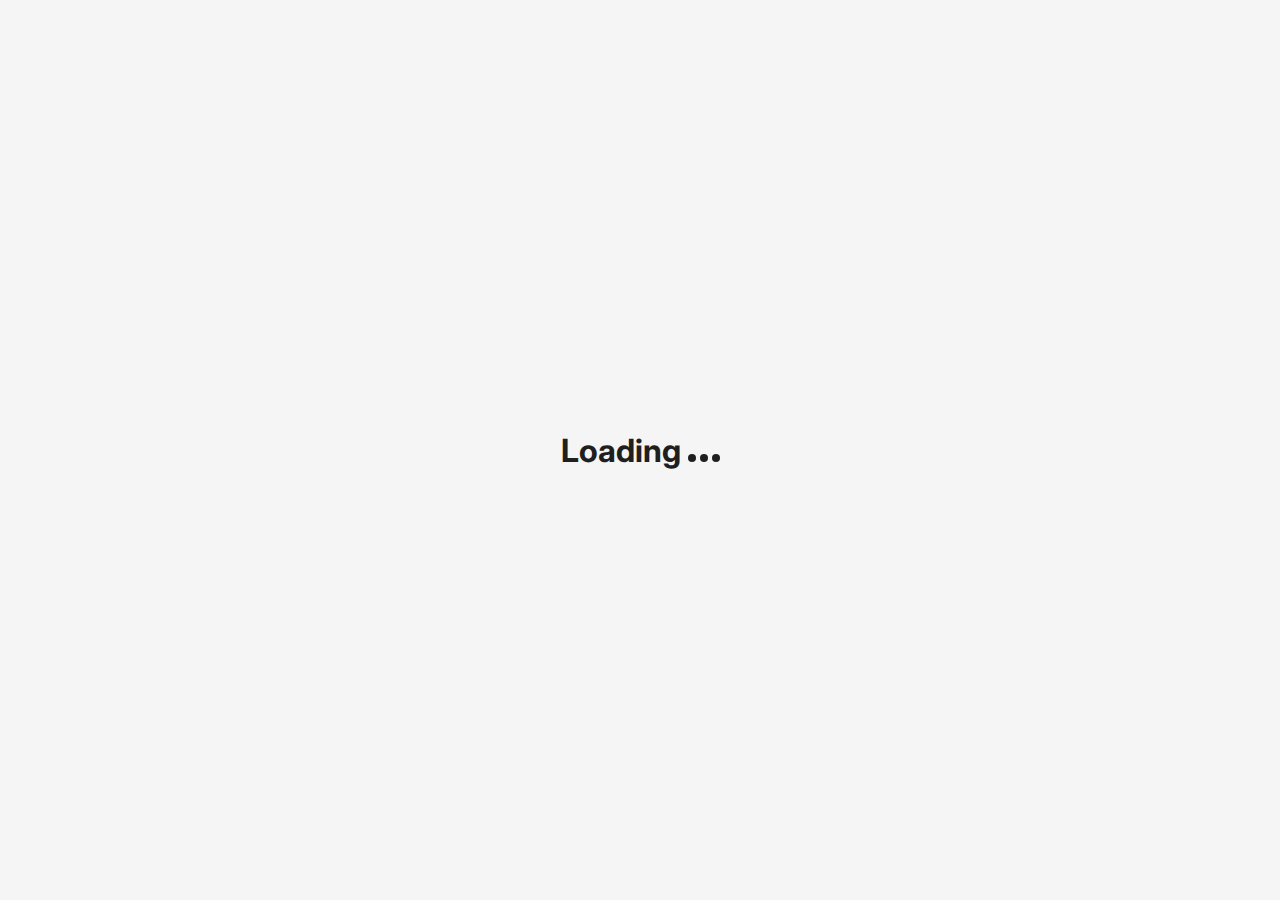
<file: loading-animation-dots/index.html>
<!DOCTYPE html>
    <html lang="en">
    <head>
        <meta charset="UTF-8">
        <meta name="viewport" content="width=device-width, initial-scale=1.0">      

        <!--=============== CSS ===============-->
        <link rel="stylesheet" href="assets/css/styles.css">

        <title>Loading animation dots - Bedimcode</title>
    </head>
    <body>
        <h1 class="loading">
            Loading
            <div class="loading__dots">
                <span class="loading__dot"></span>
                <span class="loading__dot"></span>
                <span class="loading__dot"></span>
                <span class="loading__dot">
                    <span class="loading__dot-down"></span>
                </span>
            </div>
        </h1>

        <!--=============== MAIN JS ===============-->
        <script src="assets/js/main.js"></script>
    </body>
</html>
</file>
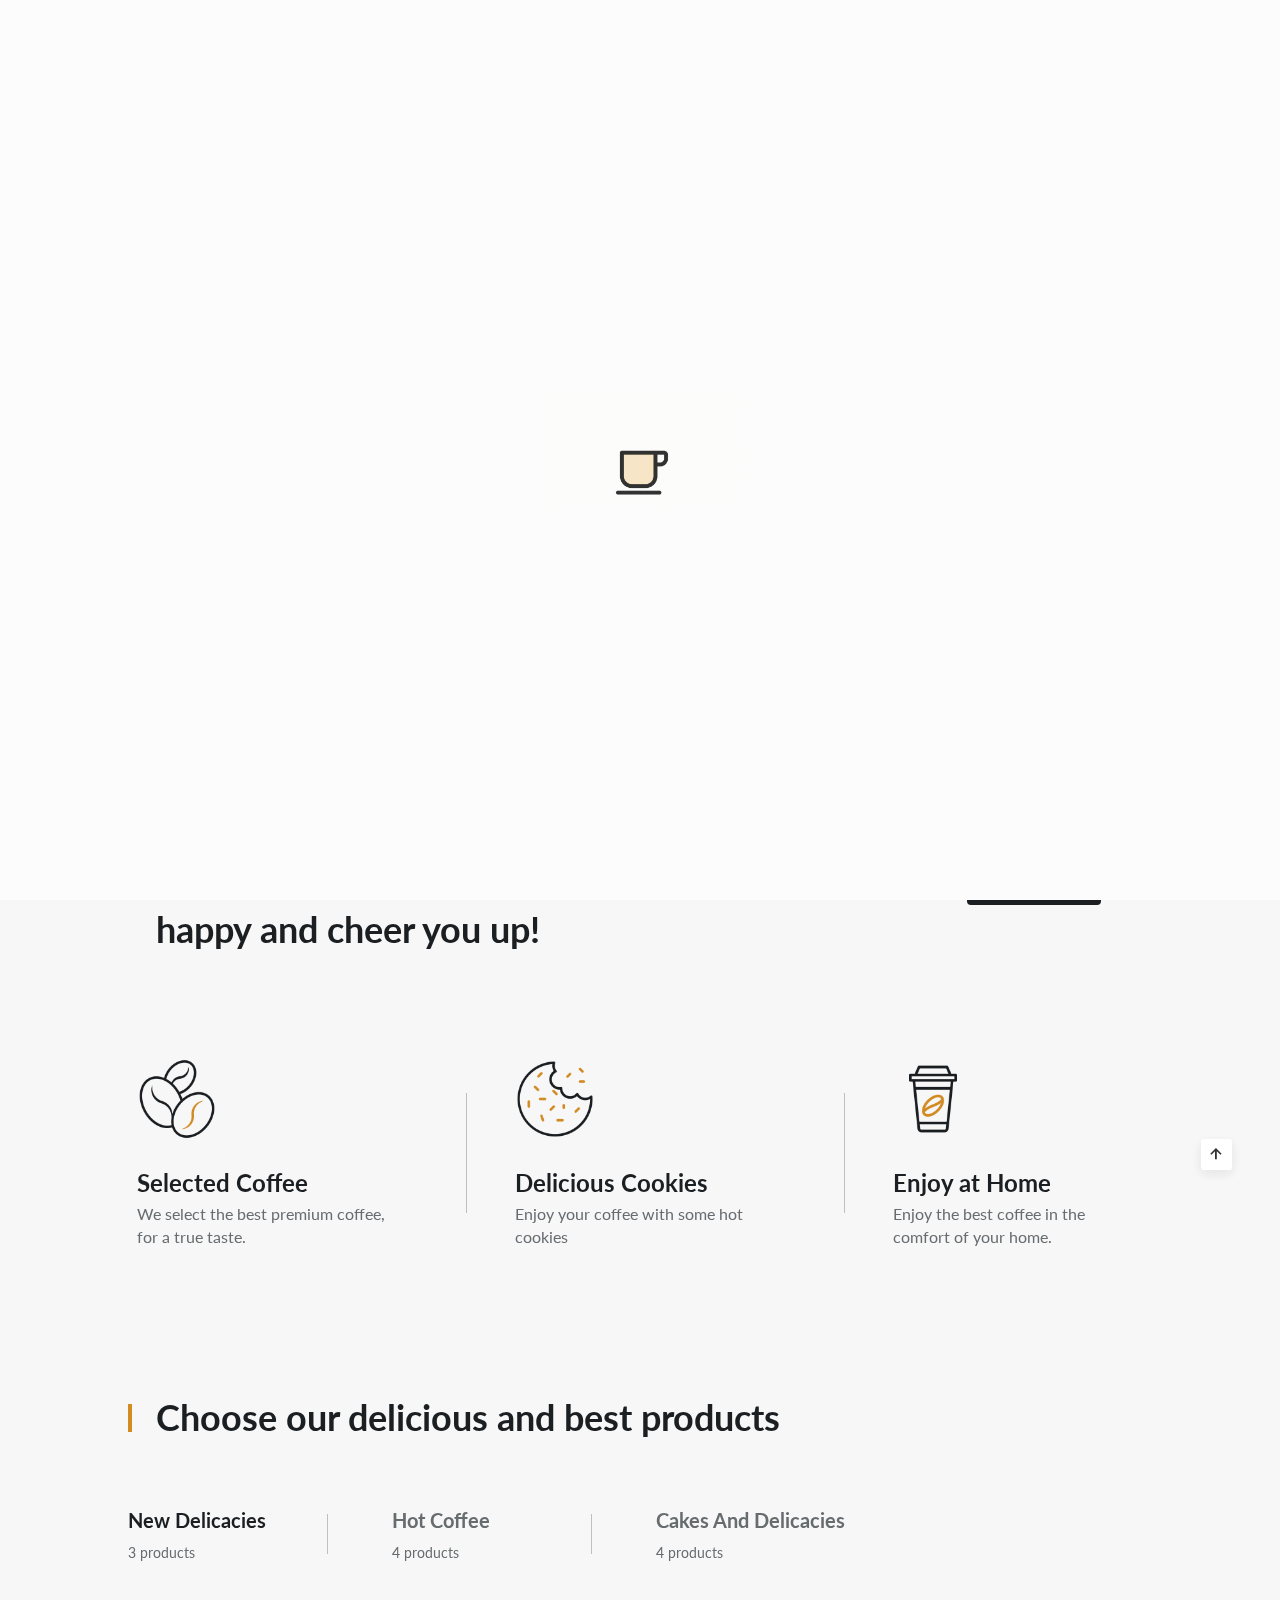
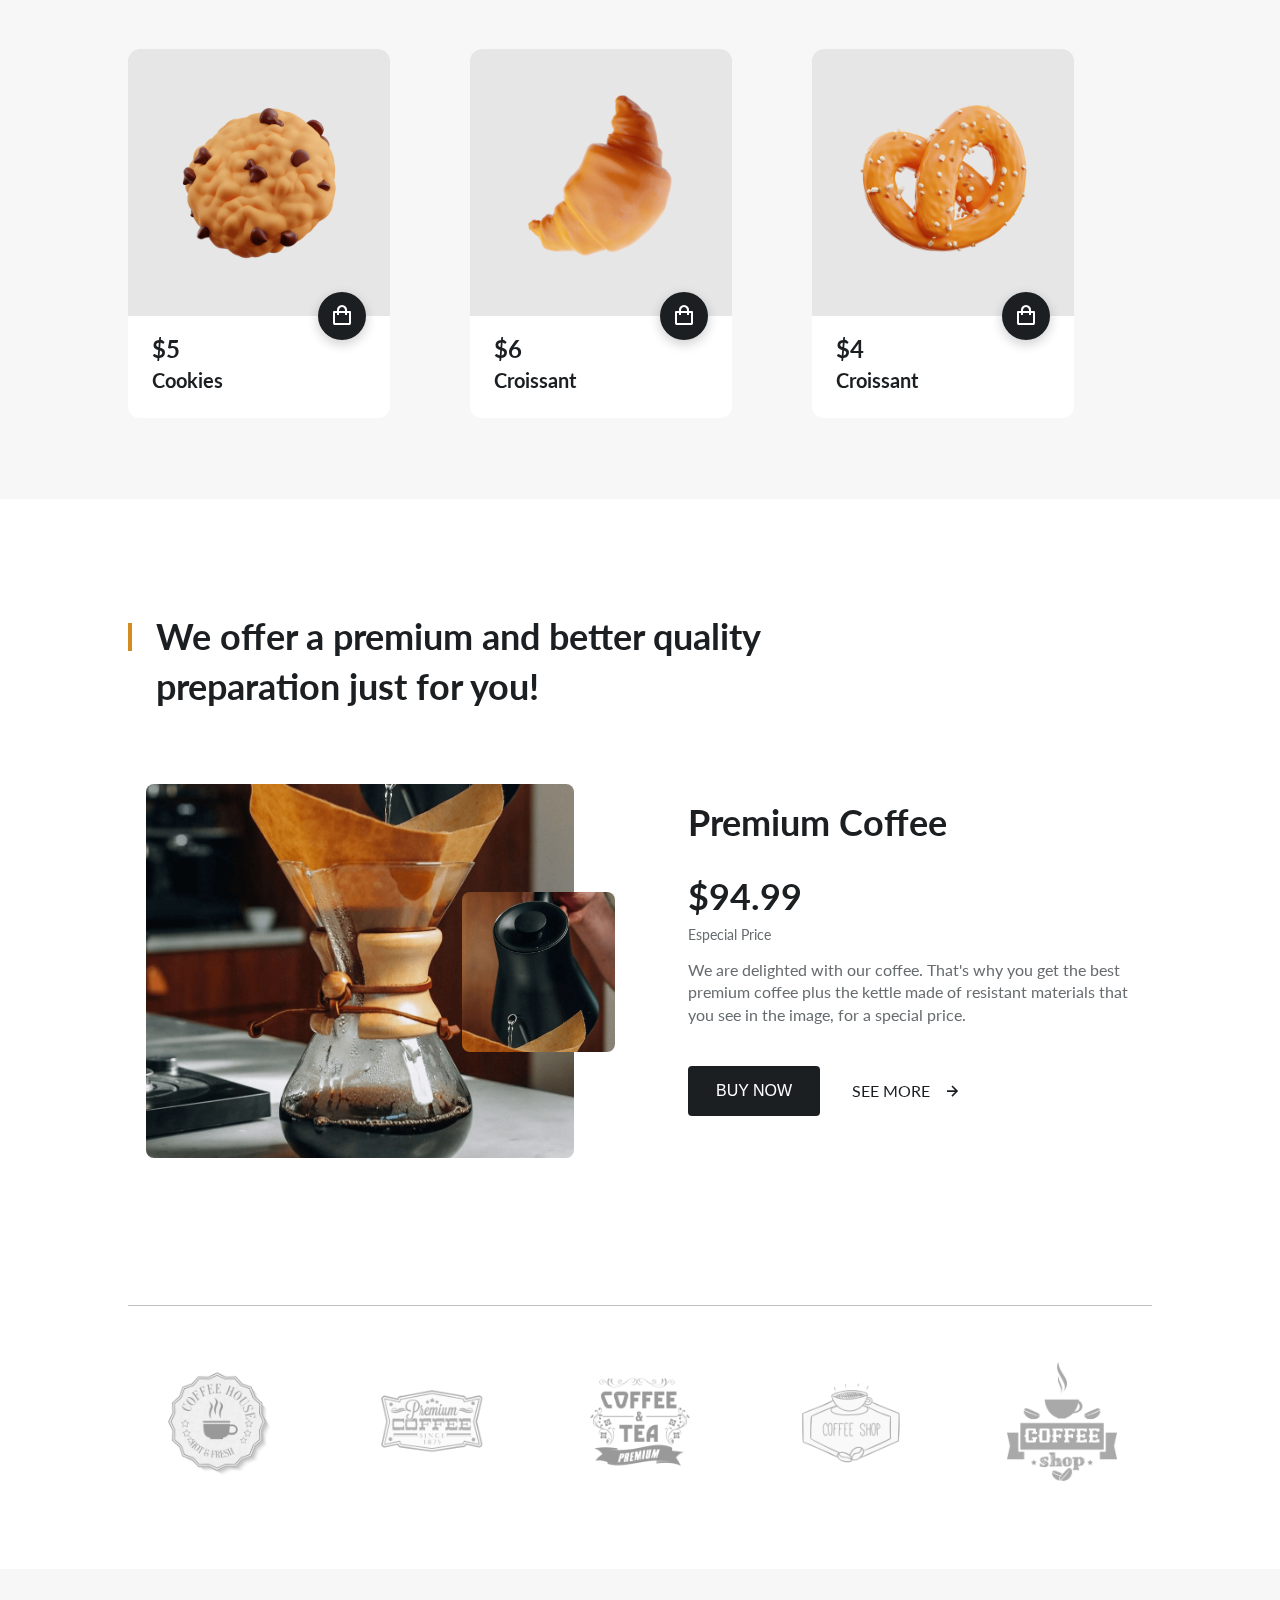
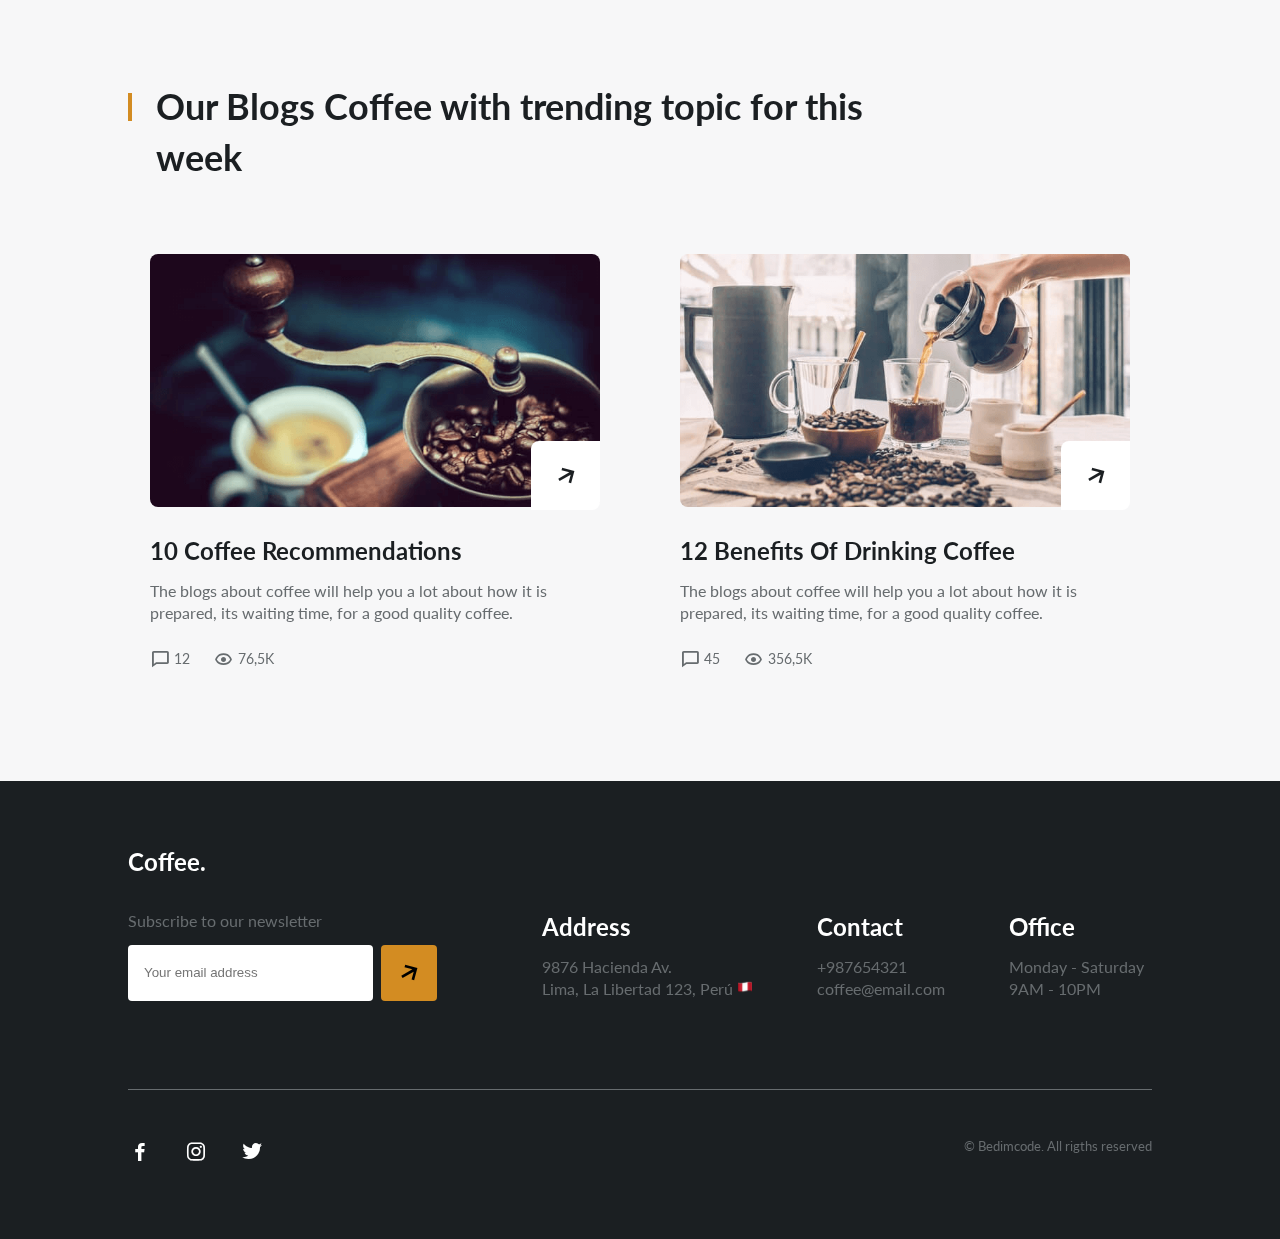
<file: responsive-coffee-website/index.html>
<!DOCTYPE html>
    <html lang="en">
    <head>
        <meta charset="UTF-8">
        <meta name="viewport" content="width=device-width, initial-scale=1.0">

        <!--=============== FAVICON ===============-->
        <link rel="shortcut icon" href="assets/img/favicon.png" type="image/x-icon">

        <!--=============== BOXICONS ===============-->
        <link href='https://unpkg.com/boxicons@2.1.1/css/boxicons.min.css' rel='stylesheet'>

        <!--=============== CSS ===============-->
        <link rel="stylesheet" href="assets/css/styles.css">

        <title>Responsive coffee website - Bedimcode</title>
    </head>
    <body>
        <!--==================== LOADER ====================-->
        <div class="load" id="load">
            <img src="assets/img/loadcoffee.gif" alt="" class="load__gif">
        </div>

        <!--==================== HEADER ====================-->
        <header class="header" id="header">
            <nav class="nav container">
                <a href="#" class="nav__logo">
                    <img src="assets/img/logo.png" alt="" class="nav__logo-img">
                    Coffee.
                </a>

                <div class="nav__menu" id="nav-menu">
                    <ul class="nav__list">
                        <li class="nav__item">
                            <a href="#home" class="nav__link active-link">Home</a>
                        </li>
                        <li class="nav__item">
                            <a href="#products" class="nav__link">Products</a>
                        </li>
                        <li class="nav__item">
                            <a href="#premium" class="nav__link">Premium</a>
                        </li>
                        <li class="nav__item">
                            <a href="#blog" class="nav__link">Blog</a>
                        </li>
                    </ul>

                    <div class="nav__close" id="nav-close">
                        <i class='bx bx-x' ></i>
                    </div>
                </div>

                <!-- Toggle button -->
                <div class="nav__toggle" id="nav-toggle">
                    <i class='bx bx-grid-alt'></i>
                </div>
            </nav>
        </header>

        <!--==================== MAIN ====================-->
        <main>
            <!--==================== HOME ====================-->
            <section class="home grid" id="home">
                <div class="home__container">
                    <div class="home__content container">
                        <h1 class="home__title">
                            Choose Your Favorite Coffee And Enjoy<span>.</span>
                        </h1>
                        <p class="home__description">
                            Buy the best and delicious coffees.
                        </p>

                        <div class="home__data">
                            <div class="home__data-group">
                                <h2 class="home__data-number">120K</h2>
                                <h3 class="home__data-title">Testimonials</h3>
                                <p class="home__data-description">
                                    Testimonials from various customers who trust us.
                                </p>
                            </div>

                            <div class="home__data-group">
                                <h2 class="home__data-number">340+</h2>
                                <h3 class="home__data-title">Exclusive Product</h3>
                                <p class="home__data-description">
                                    Premium preparation with quality ingredients.
                                </p>
                            </div>
                        </div>

                        <a href="#specialty">
                            <img src="assets/img/scroll.png" alt="" class="home__scroll">
                        </a>
                    </div>
                </div>

                <img src="assets/img/home.png" alt="" class="home__img">
            </section>

            <!--==================== ESPECIALTY ====================-->
            <div class="specialty section container" id="specialty">
                <div class="specialty__container">
                    <div class="specialty__box">
                        <h2 class="section__title">
                            Specialty coffees that make you happy and cheer you up!
                        </h2>
    
                        <div>
                            <a href="#" class="button specialty__button">See more</a>
                        </div>
                    </div>

                    <div class="specialty__category">
                        <div class="specialty__group specialty__line">
                            <img src="assets/img/specialty1.png" alt="" class="specialty__img">

                            <h3 class="specialty__title">Selected Coffee</h3>
                            <p class="specialty__description">
                                We select the best premium coffee, for a true taste.
                            </p>
                        </div>

                        <div class="specialty__group specialty__line">
                            <img src="assets/img/specialty2.png" alt="" class="specialty__img">

                            <h3 class="specialty__title">Delicious Cookies</h3>
                            <p class="specialty__description">
                                Enjoy your coffee with some hot cookies
                            </p>
                        </div>

                        <div class="specialty__group">
                            <img src="assets/img/specialty3.png" alt="" class="specialty__img">

                            <h3 class="specialty__title">Enjoy at Home</h3>
                            <p class="specialty__description">
                                Enjoy the best coffee in the comfort of your home.
                            </p>
                        </div>
                    </div>
                </div>
            </div>

            <!--==================== PRODUCTS ====================-->
            <section class="products section" id="products">
                <div class="products__container container">
                    <h2 class="section__title">
                        Choose our delicious and best products
                    </h2>

                    <ul class="products__filters">
                        <li class="products__item products__line active-product" data-filter=".delicacies">
                            <h3 class="products__title">New Delicacies</h3>
                            <span class="products__stock">3 products</span>
                        </li>

                        <li class="products__item products__line" data-filter=".coffee">
                            <h3 class="products__title">Hot Coffee</h3>
                            <span class="products__stock">4 products</span>
                        </li>

                        <li class="products__item" data-filter=".cake">
                            <h3 class="products__title">Cakes And Delicacies</h3>
                            <span class="products__stock">4 products</span>
                        </li>
                    </ul>

                    <div class="products__content grid">
                        <!-- ========== Delicacies =========== -->
                        <article class="products__card mix delicacies">
                            <div class="products__shape">
                                <img src="assets/img/delicacies1.png" alt="" class="products__img">
                            </div>

                            <div class="products__data">
                                <h2 class="products__price">$5</h2>
                                <h3 class="products__name">Cookies</h3>
    
                                <button class="button products__button">
                                    <i class='bx bx-shopping-bag'></i>
                                </button>
                            </div>
                        </article>

                        <article class="products__card mix delicacies">
                            <div class="products__shape">
                                <img src="assets/img/delicacies2.png" alt="" class="products__img">
                            </div>

                            <div class="products__data">
                                <h2 class="products__price">$6</h2>
                                <h3 class="products__name">Croissant</h3>
    
                                <button class="button products__button">
                                    <i class='bx bx-shopping-bag'></i>
                                </button>
                            </div>
                        </article>

                        <article class="products__card mix delicacies">
                            <div class="products__shape">
                                <img src="assets/img/delicacies3.png" alt="" class="products__img">
                            </div>

                            <div class="products__data">
                                <h2 class="products__price">$4</h2>
                                <h3 class="products__name">Croissant</h3>
    
                                <button class="button products__button">
                                    <i class='bx bx-shopping-bag'></i>
                                </button>
                            </div>
                        </article>

                        <!-- ========== Coffee =========== -->
                        <article class="products__card mix coffee">
                            <div class="products__shape">
                                <img src="assets/img/coffee1.png" alt="" class="products__img">
                            </div>

                            <div class="products__data">
                                <h2 class="products__price">$7</h2>
                                <h3 class="products__name">Black Coffee</h3>
    
                                <button class="button products__button">
                                    <i class='bx bx-shopping-bag'></i>
                                </button>
                            </div>
                        </article>

                        <article class="products__card mix coffee">
                            <div class="products__shape">
                                <img src="assets/img/coffee2.png" alt="" class="products__img">
                            </div>

                            <div class="products__data">
                                <h2 class="products__price">$12</h2>
                                <h3 class="products__name">Pure Coffee</h3>
    
                                <button class="button products__button">
                                    <i class='bx bx-shopping-bag'></i>
                                </button>                             
                            </div>
                        </article>

                        <article class="products__card mix coffee">
                            <div class="products__shape">
                                <img src="assets/img/coffee3.png" alt="" class="products__img">
                            </div>

                            <div class="products__data">
                                <h2 class="products__price">$9</h2>
                                <h3 class="products__name">Milk Coffee</h3>
    
                                <button class="button products__button">
                                    <i class='bx bx-shopping-bag'></i>
                                </button>                          
                            </div>
                        </article>

                        <article class="products__card mix coffee">
                            <div class="products__shape">
                                <img src="assets/img/coffee4.png" alt="" class="products__img">
                            </div>

                            <div class="products__data">
                                <h2 class="products__price">$9</h2>
                                <h3 class="products__name">Moka Coffee</h3>
    
                                <button class="button products__button">
                                    <i class='bx bx-shopping-bag'></i>
                                </button>                          
                            </div>
                        </article>

                        <!-- ========== Cake =========== -->
                        <article class="products__card mix cake">
                            <div class="products__shape">
                                <img src="assets/img/cake1.png" alt="" class="products__img">
                            </div>

                            <div class="products__data">
                                <h2 class="products__price">$6</h2>
                                <h3 class="products__name">Cream Cake</h3>
    
                                <button class="button products__button">
                                    <i class='bx bx-shopping-bag'></i>
                                </button>                               
                            </div>
                        </article>

                        <article class="products__card mix cake">
                            <div class="products__shape">
                                <img src="assets/img/cake2.png" alt="" class="products__img">
                            </div>

                            <div class="products__data">
                                <h2 class="products__price">$5</h2>
                                <h3 class="products__name">Chocolate Croissant</h3>
    
                                <button class="button products__button">
                                    <i class='bx bx-shopping-bag'></i>
                                </button>                             
                            </div>
                        </article>

                        <article class="products__card mix cake">
                            <div class="products__shape">
                                <img src="assets/img/cake3.png" alt="" class="products__img">
                            </div>

                            <div class="products__data">
                                <h2 class="products__price">$15</h2>
                                <h3 class="products__name">Pancake</h3>
    
                                <button class="button products__button">
                                    <i class='bx bx-shopping-bag'></i>
                                </button>                             
                            </div>
                        </article>

                        <article class="products__card mix cake">
                            <div class="products__shape">
                                <img src="assets/img/cake4.png" alt="" class="products__img">
                            </div>

                            <div class="products__data">
                                <h2 class="products__price">$12</h2>
                                <h3 class="products__name">Milk Cake</h3>
    
                                <button class="button products__button">
                                    <i class='bx bx-shopping-bag'></i>
                                </button>                               
                            </div>
                        </article>
                    </div>
                </div>
            </section>

            <!--==================== QUALITY ====================-->
            <section class="quality section" id="premium">
                <div class="quality__container container">
                    <h2 class="section__title">
                        We offer a premium and better quality preparation just for you!
                    </h2>

                    <div class="quality__content grid">
                        <div class="quality__images">
                            <img src="assets/img/quality1.png" alt="" class="quality__img-big">
                            <img src="assets/img/quality2.png" alt="" class="quality__img-small">
                        </div>

                        <div class="quality__data">
                            <h1 class="quality__title">Premium Coffee</h1>
                            <h2 class="quality__price">$94.99</h2>
                            <span class="quality__special">Especial Price</span>
                            <p class="quality__description">
                                We are delighted with our coffee. That's why you get the best 
                                premium coffee plus the kettle made of resistant materials that 
                                you see in the image, for a special price.
                            </p>

                            <div class="quality__buttons">
                                <button class="button">
                                    Buy Now
                                </button>

                                <a href="#" class="quality__button">
                                    See more 
                                    <i class='bx bx-right-arrow-alt'></i>
                                </a>
                            </div>
                        </div>
                    </div>
                </div>
            </section>

            <!--==================== LOGOS ====================-->
            <section class="logo section">
                <div class="logo__container container grid">
                    <img src="assets/img/logocoffee1.png" alt="" class="logo__img">
                    <img src="assets/img/logocoffee2.png" alt="" class="logo__img">
                    <img src="assets/img/logocoffee3.png" alt="" class="logo__img">
                    <img src="assets/img/logocoffee4.png" alt="" class="logo__img">
                    <img src="assets/img/logocoffee5.png" alt="" class="logo__img">
                </div>
            </section>

            <!--==================== BLOG ====================-->
            <section class="blog section" id="blog">
                <div class="blog__container container">
                    <h2 class="section__title">
                        Our Blogs Coffee with trending topic for this week
                    </h2>

                    <div class="blog__content grid">
                        <article class="blog__card">
                            <div class="blog__image">
                                <img src="assets/img/blog1.png" alt="" class="blog__img">
                                <a href="#" class="blog__button">
                                    <i class='bx bx-right-arrow-alt'></i>
                                </a>
                            </div>

                            <div class="blog__data">
                                <h2 class="blog__title">
                                    10 Coffee Recommendations
                                </h2>
                                <p class="blog__description">
                                    The blogs about coffee will help you a lot about 
                                    how it is prepared, its waiting time, for a good 
                                    quality coffee.
                                </p>

                                <div class="blog__footer">
                                    <div class="blog__reaction">
                                        <i class='bx bx-comment'></i>
                                        <span>12</span>
                                    </div>
                                    <div class="blog__reaction">
                                        <i class='bx bx-show' ></i>
                                        <span>76,5K</span>
                                    </div>
                                </div>
                            </div>
                        </article>

                        <article class="blog__card">
                            <div class="blog__image">
                                <img src="assets/img/blog2.png" alt="" class="blog__img">
                                <a href="#" class="blog__button">
                                    <i class='bx bx-right-arrow-alt'></i>
                                </a>
                            </div>

                            <div class="blog__data">
                                <h2 class="blog__title">
                                    12 Benefits Of Drinking Coffee
                                </h2>
                                <p class="blog__description">
                                    The blogs about coffee will help you a lot about 
                                    how it is prepared, its waiting time, for a good 
                                    quality coffee.
                                </p>

                                <div class="blog__footer">
                                    <div class="blog__reaction">
                                        <i class='bx bx-comment'></i>
                                        <span>45</span>
                                    </div>
                                    <div class="blog__reaction">
                                        <i class='bx bx-show' ></i>
                                        <span>356,5K</span>
                                    </div>
                                </div>
                            </div>
                        </article>
                    </div>
                </div>
            </section>
        </main>

        <!--==================== FOOTER ====================-->
        <footer class="footer">
            <div class="footer__container container">
                <h1 class="footer__title">Coffee.</h1>

                <div class="footer__content grid">
                    <div class="footer__data">
                        <p class="footer__description">
                            Subscribe to our newsletter
                        </p>

                        <div class="footer__newsletter">
                            <input type="email" placeholder="Your email address" class="footer__input">
                            <button class="footer__button">
                                <i class='bx bx-right-arrow-alt' ></i>
                            </button>
                        </div>
                    </div>

                    <div class="footer__data">
                        <h2 class="footer__subtitle">
                            Address
                        </h2>
                        <p class="footer__information">
                            9876 Hacienda Av. <br>
                            Lima, La Libertad 123, Perú
                            <img src="assets/img/footerflag.png" alt="" class="footer__flag">
                        </p>
                    </div>

                    <div class="footer__data">
                        <h2 class="footer__subtitle">
                            Contact
                        </h2>
                        <p class="footer__information">
                            +987654321 <br>
                            coffee@email.com
                        </p>
                    </div>

                    <div class="footer__data">
                        <h2 class="footer__subtitle">
                            Office
                        </h2>
                        <p class="footer__information">
                            Monday - Saturday <br>
                            9AM - 10PM
                        </p>
                    </div>
                </div>

                <div class="footer__group">
                    <ul class="footer__social">
                        <a href="https://www.facebook.com/" target="_blank" class="footer__social-link">
                            <i class='bx bxl-facebook' ></i>
                        </a>
                        <a href="https://www.instagram.com/" target="_blank" class="footer__social-link">
                            <i class='bx bxl-instagram' ></i>
                        </a>
                        <a href="https://twitter.com/" target="_blank" class="footer__social-link">
                            <i class='bx bxl-twitter' ></i>
                        </a>
                    </ul>

                    <span class="footer__copy">
                        &#169; Bedimcode. All rigths reserved
                    </span>
                </div>
            </div>
        </footer>


        <!--========== SCROLL UP ==========-->
        <a href="#" class="scrollup" id="scroll-up">
            <i class='bx bx-up-arrow-alt'></i>
        </a>

        <!--=============== MIXITUP FILTER ===============-->
        <script src="assets/js/mixitup.min.js"></script>

        <!--=============== MAIN JS ===============-->
        <script src="assets/js/main.js"></script>
    </body>
</html>
</file>
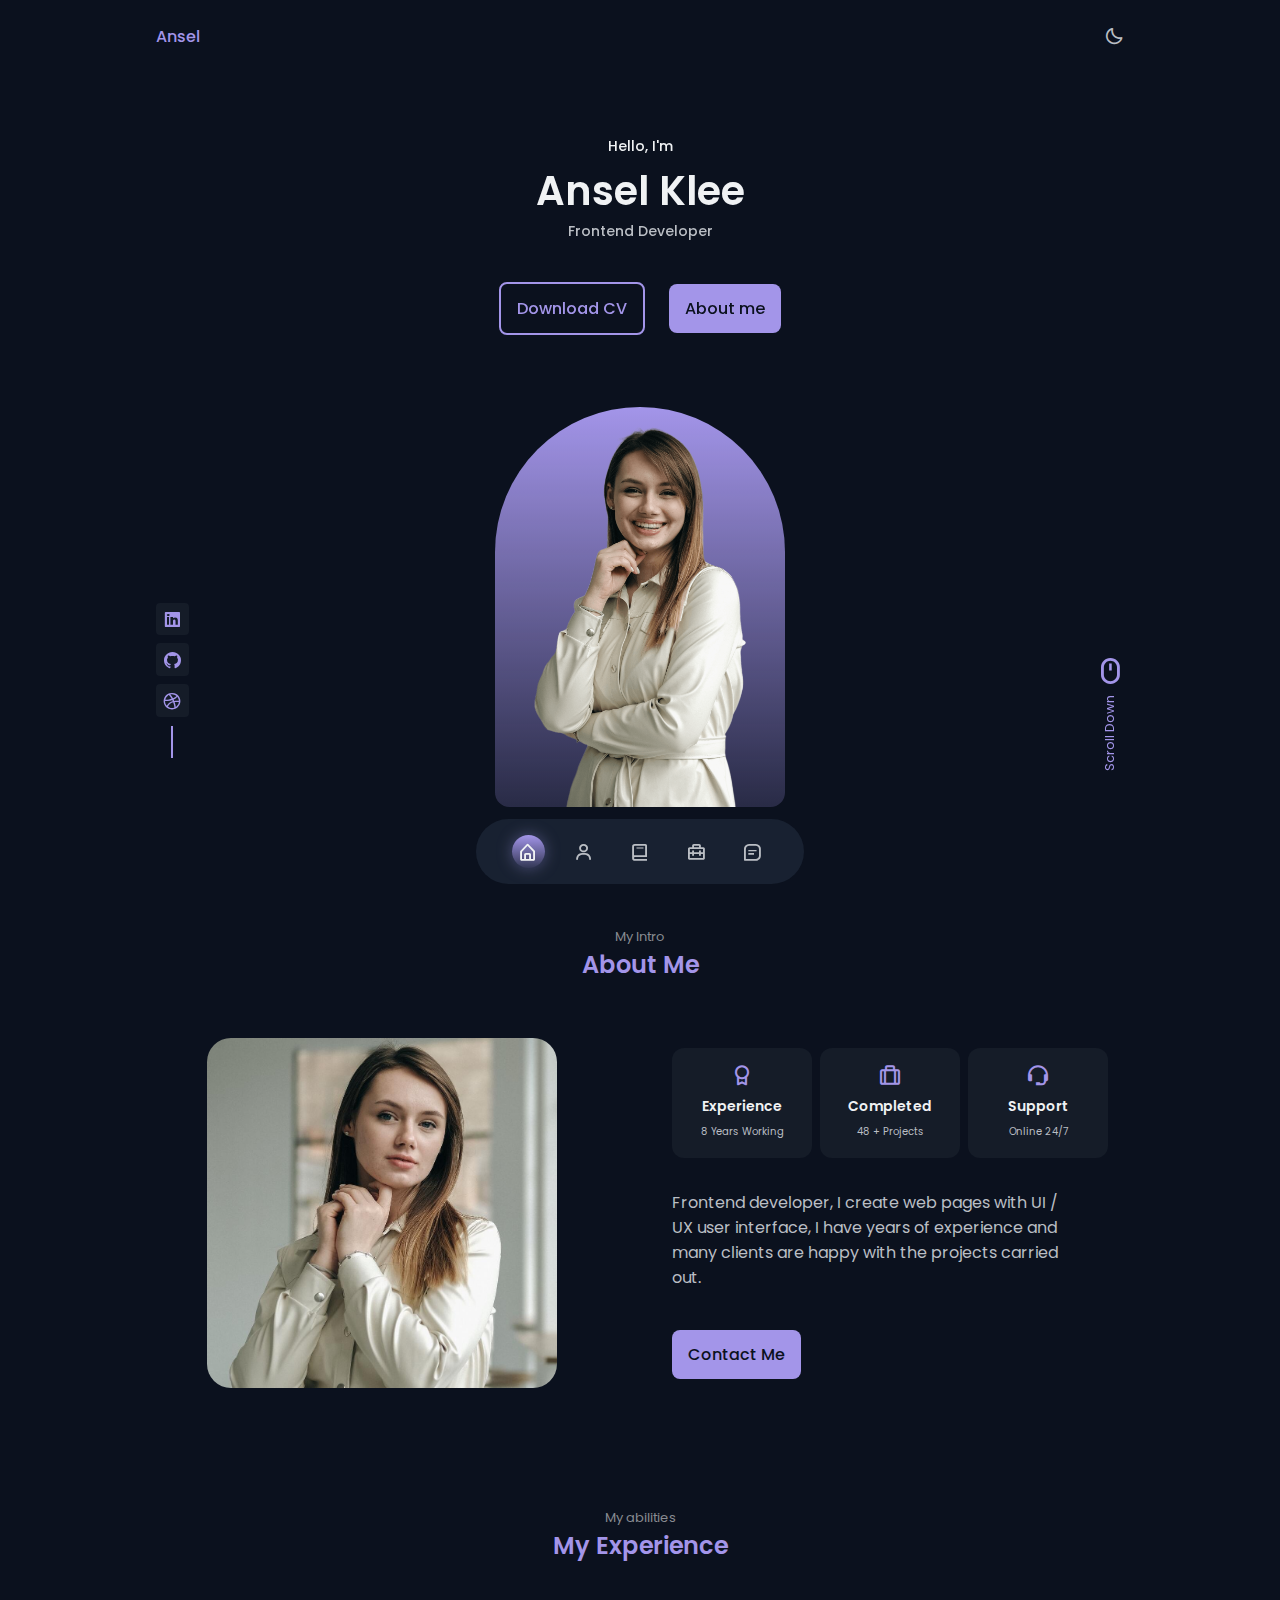
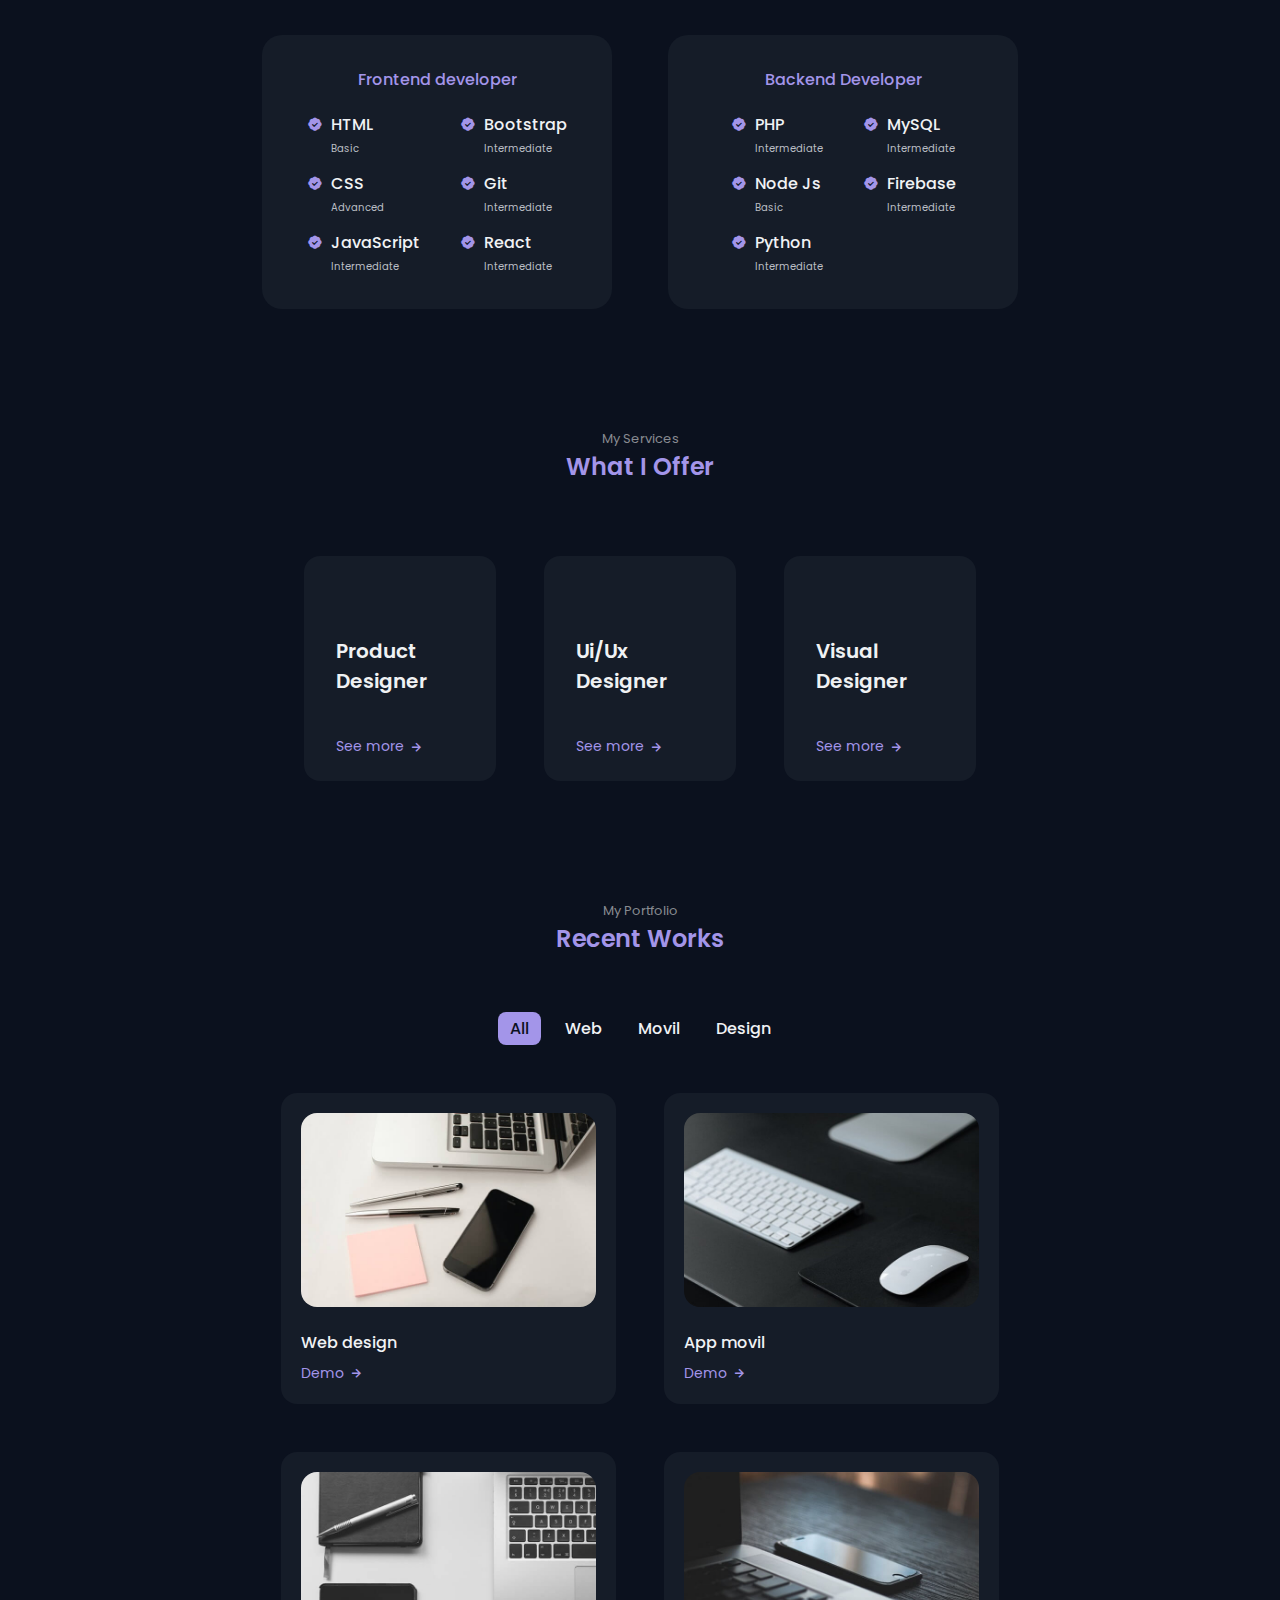
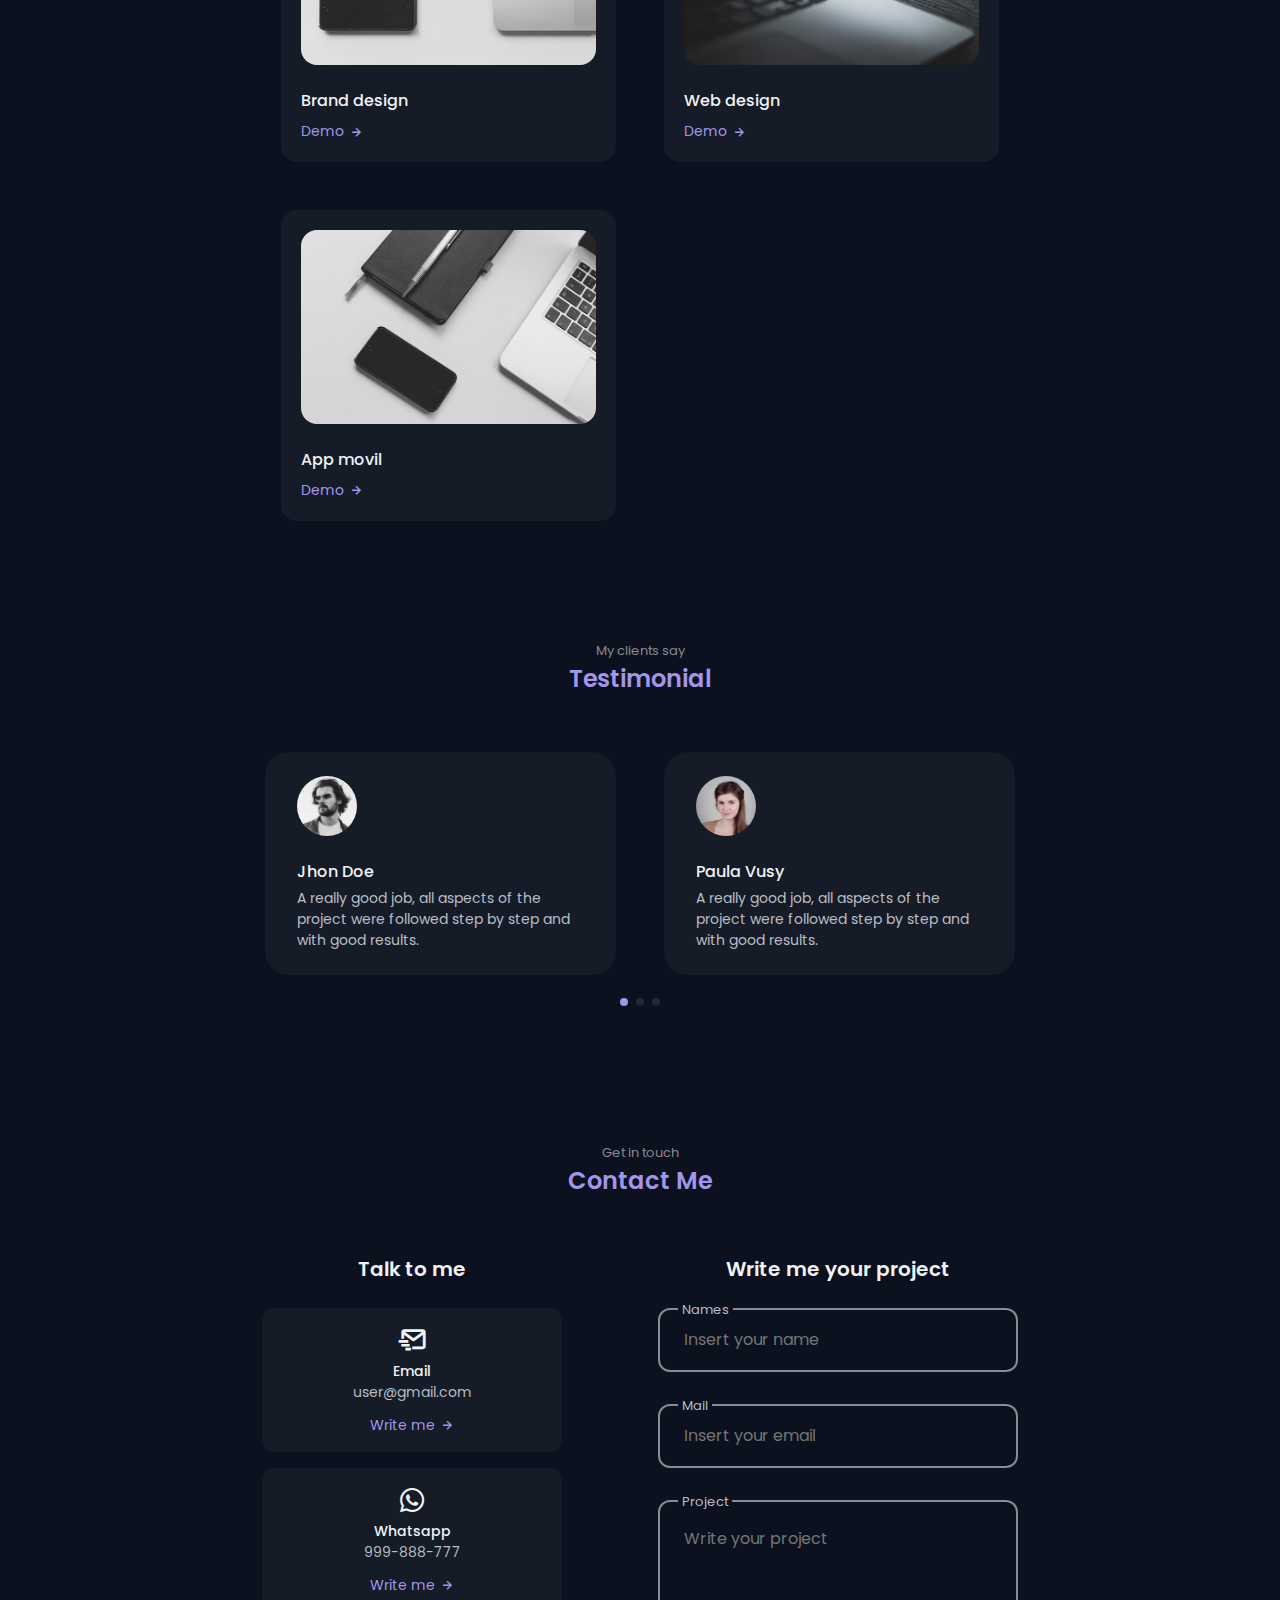
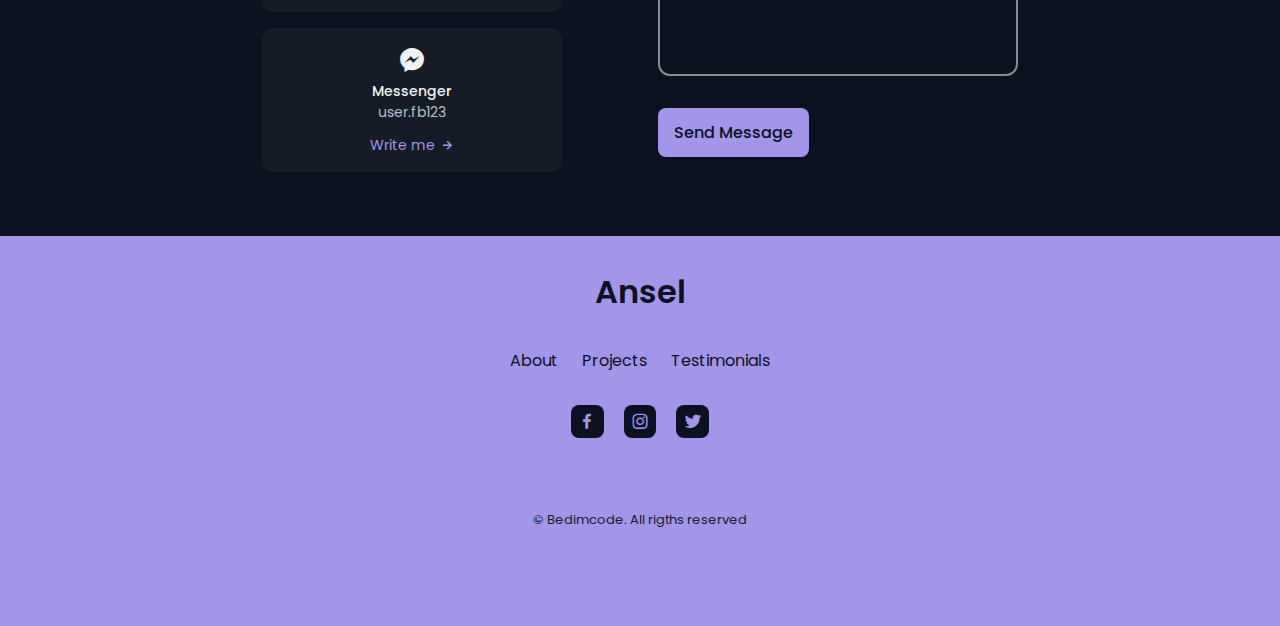
<file: responsive-portfolio-website-Ansel/index.html>
<!DOCTYPE html>
    <html lang="en">
    <head>
        <meta charset="UTF-8">
        <meta name="viewport" content="width=device-width, initial-scale=1.0">

        <!--=============== FAVICON ===============-->
        <link rel="shortcut icon" href="assets/img/favicon.png" type="image/x-icon">

        <!--=============== BOXICONS ===============-->
        <link href='https://unpkg.com/boxicons@2.1.1/css/boxicons.min.css' rel='stylesheet'>

        <!--=============== SWIPER CSS ===============-->
        <link rel="stylesheet" href="assets/css/swiper-bundle.min.css">

        <!--=============== CSS ===============-->
        <link rel="stylesheet" href="assets/css/styles.css">

        <title> Responsive portfolio website Ansel </title>
    </head>
    <body>
        <!--=============== HEADER ===============-->
        <header class="header" id="header">
            <nav class="nav container">
                <a href="#" class="nav__logo">Ansel</a>

                <div class="nav__menu">
                    <ul class="nav__list">
                        <li class="nav__item">
                            <a href="#home" class="nav__link active-link">
                                <i class='bx bx-home-alt nav__icon'></i>
                            </a>
                        </li>

                        <li class="nav__item">
                            <a href="#about" class="nav__link">
                                <i class='bx bx-user nav__icon' ></i>
                            </a>
                        </li>

                        <li class="nav__item">
                            <a href="#skills" class="nav__link">
                                <i class='bx bx-book nav__icon' ></i>
                            </a>
                        </li>

                        <li class="nav__item">
                            <a href="#work" class="nav__link">
                                <i class='bx bx-briefcase-alt-2 nav__icon' ></i>
                            </a>
                        </li>

                        <li class="nav__item">
                            <a href="#contact" class="nav__link">
                                <i class='bx bx-message-square-detail nav__icon'></i>
                            </a>
                        </li>
                    </ul>
                </div>

                <!-- Theme change button -->
                <i class='bx bx-moon change-theme' id="theme-button"></i>
            </nav>
        </header>

        <!--=============== MAIN ===============-->
        <main class="main">
            <!--=============== HOME ===============-->
            <section class="home section" id="home">
                <div class="home__container container grid">
                    <div class="home__data">
                        <span class="home__greeting">Hello, I'm</span>
                        <h1 class="home__name">Ansel Klee</h1>
                        <h3 class="home__education">Frontend Developer</h3>

                        <div class="home__buttons">
                            <!-- Insert your CV -->
                            <a download="" href="assets/pdf/Ansel-Cv.pdf" class="button button--ghost">
                                Download CV
                            </a>
                            <a href="#about" class="button">About me</a>
                        </div>
                    </div>

                    <div class="home__handle">
                        <!-- Insert your image, according to the example size of the portfolio -->
                        <img src="assets/img/perfil.png" alt="" class="home__img">
                    </div>

                    <div class="home__social">
                        <a href="https://www.linkedin.com/" target="_blank" class="home__social-link">
                            <i class='bx bxl-linkedin-square'></i>
                        </a>
                        <a href="https://github.com/" target="_blank" class="home__social-link">
                            <i class='bx bxl-github' ></i>
                        </a>
                        <a href="https://dribbble.com/" target="_blank" class="home__social-link">
                            <i class='bx bxl-dribbble' ></i>
                        </a>
                    </div>

                    <a href="#about" class="home__scroll">
                        <i class='bx bx-mouse home__scroll-icon' ></i>
                        <span class="home__scroll-name">Scroll Down</span>
                    </a>
                </div>
            </section>
            
            <!--=============== ABOUT ===============-->
            <section class="about section" id="about">
                <span class="section__subtitle">My Intro</span>
                <h2 class="section__title">About Me</h2>

                <div class="about__container container grid">
                    <img src="assets/img/about.jpg" alt="" class="about__img">

                    <div class="about__data">
                        <div class="about__info">
                            <div class="about__box">
                                <i class='bx bx-award about__icon'></i>
                                <h3 class="about__title">Experience</h3>
                                <span class="about__subtitle">8 Years Working</span>
                            </div>

                            <div class="about__box">
                                <i class='bx bx-briefcase-alt about__icon' ></i>
                                <h3 class="about__title">Completed</h3>
                                <span class="about__subtitle">48 + Projects</span>
                            </div>

                            <div class="about__box">
                                <i class='bx bx-support about__icon' ></i>
                                <h3 class="about__title">Support</h3>
                                <span class="about__subtitle">Online 24/7</span>
                            </div>
                        </div>

                        <p class="about__description">
                            Frontend developer, I create web pages with UI / UX user interface, 
                            I have years of experience and many clients are happy with 
                            the projects carried out.
                        </p>

                        <a href="#contact" class="button">Contact Me</a>
                    </div>
                </div>
            </section>

            <!--=============== SKILLS ===============-->
            <section class="skills section" id="skills">
                <span class="section__subtitle">My abilities</span>
                <h2 class="section__title">My Experience</h2>

                <div class="skills__container container grid">
                    <div class="skills__content">
                        <h3 class="skills__title">Frontend developer</h3>

                        <div class="skills__box">
                            <div class="skills__group">
                                <div class="skills__data">
                                    <i class='bx bxs-badge-check' ></i>
    
                                    <div>
                                        <h3 class="skills__name">HTML</h3>
                                        <span class="skills__level">Basic</span>
                                    </div>
                                </div>
    
                                <div class="skills__data">
                                    <i class='bx bxs-badge-check' ></i>
    
                                    <div>
                                        <h3 class="skills__name">CSS</h3>
                                        <span class="skills__level">Advanced</span>
                                    </div>
                                </div>
    
                                <div class="skills__data">
                                    <i class='bx bxs-badge-check' ></i>
    
                                    <div>
                                        <h3 class="skills__name">JavaScript</h3>
                                        <span class="skills__level">Intermediate</span>
                                    </div>
                                </div>
                            </div>
                            
                            <div class="skills__group">
                                <div class="skills__data">
                                    <i class='bx bxs-badge-check' ></i>
    
                                    <div>
                                        <h3 class="skills__name">Bootstrap</h3>
                                        <span class="skills__level">Intermediate</span>
                                    </div>
                                </div>
    
                                <div class="skills__data">
                                    <i class='bx bxs-badge-check' ></i>
    
                                    <div>
                                        <h3 class="skills__name">Git</h3>
                                        <span class="skills__level">Intermediate</span>
                                    </div>
                                </div>
    
                                <div class="skills__data">
                                    <i class='bx bxs-badge-check' ></i>
    
                                    <div>
                                        <h3 class="skills__name">React</h3>
                                        <span class="skills__level">Intermediate</span>
                                    </div>
                                </div>
                            </div>
                        </div>
                    </div>

                    <div class="skills__content">
                        <h3 class="skills__title">Backend Developer</h3>

                        <div class="skills__box">
                            <div class="skills__group">
                                <div class="skills__data">
                                    <i class='bx bxs-badge-check' ></i>
    
                                    <div>
                                        <h3 class="skills__name">PHP</h3>
                                        <span class="skills__level">Intermediate</span>
                                    </div>
                                </div>
    
                                <div class="skills__data">
                                    <i class='bx bxs-badge-check' ></i>
    
                                    <div>
                                        <h3 class="skills__name">Node Js</h3>
                                        <span class="skills__level">Basic</span>
                                    </div>
                                </div>
    
                                <div class="skills__data">
                                    <i class='bx bxs-badge-check' ></i>
    
                                    <div>
                                        <h3 class="skills__name">Python</h3>
                                        <span class="skills__level">Intermediate</span>
                                    </div>
                                </div>
                            </div>
                            
                            <div class="skills__group">
                                <div class="skills__data">
                                    <i class='bx bxs-badge-check' ></i>
    
                                    <div>
                                        <h3 class="skills__name">MySQL</h3>
                                        <span class="skills__level">Intermediate</span>
                                    </div>
                                </div>
    
                                <div class="skills__data">
                                    <i class='bx bxs-badge-check' ></i>
    
                                    <div>
                                        <h3 class="skills__name">Firebase</h3>
                                        <span class="skills__level">Intermediate</span>
                                    </div>
                                </div>
                            </div>
                        </div>
                    </div>
                </div>
            </section>

            <!--=============== SERVICES ===============-->
            <section class="services section">
                <span class="section__subtitle">My Services</span>
                <h2 class="section__title">What I Offer</h2>

                <div class="services__container container grid">
                    <div class="services__card">
                        <h3 class="services__title">Product <br> Designer</h3>

                        <span class="services__button">
                            See more <i class='bx bx-right-arrow-alt services__icon'></i>
                        </span>

                        <div class="services__modal">
                            <div class="services__modal-content">
                                <i class='bx bx-x services__modal-close'></i>

                                <h3 class="services__modal-title">Product Designer</h3>
                                <p class="services__modal-description">
                                    Service with more than 3 years of experience. 
                                    Providing quality work to clients and companies.
                                </p>

                                <ul class="services__modal-list">
                                    <li class="services__modal-item">
                                        <i class='bx bx-check services__modal-icon' ></i>
                                        <p class="services__modal-info">
                                            I develop the user interface.
                                        </p>
                                    </li>

                                    <li class="services__modal-item">
                                        <i class='bx bx-check services__modal-icon' ></i>
                                        <p class="services__modal-info">
                                            Web page development.
                                        </p>
                                    </li>

                                    <li class="services__modal-item">
                                        <i class='bx bx-check services__modal-icon' ></i>
                                        <p class="services__modal-info">
                                            I create ux element interactions.
                                        </p>
                                    </li>

                                    <li class="services__modal-item">
                                        <i class='bx bx-check services__modal-icon' ></i>
                                        <p class="services__modal-info">
                                            I position your company brand.
                                        </p>
                                    </li>

                                    <li class="services__modal-item">
                                        <i class='bx bx-check services__modal-icon' ></i>
                                        <p class="services__modal-info">
                                            Design and mockups of products for companies.
                                        </p>
                                    </li>
                                </ul>
                            </div>
                        </div>
                    </div>

                    <div class="services__card">
                        <h3 class="services__title">Ui/Ux <br> Designer</h3>

                        <span class="services__button">
                            See more <i class='bx bx-right-arrow-alt services__icon'></i>
                        </span>

                        <div class="services__modal">
                            <div class="services__modal-content">
                                <i class='bx bx-x services__modal-close'></i>

                                <h3 class="services__modal-title">Ui/Ux Designer</h3>
                                <p class="services__modal-description">
                                    Service with more than 3 years of experience. 
                                    Providing quality work to clients and companies.
                                </p>

                                <ul class="services__modal-list">
                                    <li class="services__modal-item">
                                        <i class='bx bx-check services__modal-icon' ></i>
                                        <p class="services__modal-info">
                                            I develop the user interface.
                                        </p>
                                    </li>

                                    <li class="services__modal-item">
                                        <i class='bx bx-check services__modal-icon' ></i>
                                        <p class="services__modal-info">
                                            Web page development.
                                        </p>
                                    </li>

                                    <li class="services__modal-item">
                                        <i class='bx bx-check services__modal-icon' ></i>
                                        <p class="services__modal-info">
                                            I create ux element interactions.
                                        </p>
                                    </li>

                                    <li class="services__modal-item">
                                        <i class='bx bx-check services__modal-icon' ></i>
                                        <p class="services__modal-info">
                                            I position your company brand.
                                        </p>
                                    </li>

                                    <li class="services__modal-item">
                                        <i class='bx bx-check services__modal-icon' ></i>
                                        <p class="services__modal-info">
                                            Design and mockups of products for companies.
                                        </p>
                                    </li>
                                </ul>
                            </div>
                        </div>
                    </div>

                    <div class="services__card">
                        <h3 class="services__title">Visual <br> Designer</h3>

                        <span class="services__button">
                            See more <i class='bx bx-right-arrow-alt services__icon'></i>
                        </span>

                        <div class="services__modal">
                            <div class="services__modal-content">
                                <i class='bx bx-x services__modal-close'></i>

                                <h3 class="services__modal-title">Visual Designer</h3>
                                <p class="services__modal-description">
                                    Service with more than 3 years of experience. 
                                    Providing quality work to clients and companies.
                                </p>

                                <ul class="services__modal-list">
                                    <li class="services__modal-item">
                                        <i class='bx bx-check services__modal-icon' ></i>
                                        <p class="services__modal-info">
                                            I develop the user interface.
                                        </p>
                                    </li>

                                    <li class="services__modal-item">
                                        <i class='bx bx-check services__modal-icon' ></i>
                                        <p class="services__modal-info">
                                            Web page development.
                                        </p>
                                    </li>

                                    <li class="services__modal-item">
                                        <i class='bx bx-check services__modal-icon' ></i>
                                        <p class="services__modal-info">
                                            I create ux element interactions.
                                        </p>
                                    </li>

                                    <li class="services__modal-item">
                                        <i class='bx bx-check services__modal-icon' ></i>
                                        <p class="services__modal-info">
                                            I position your company brand.
                                        </p>
                                    </li>

                                    <li class="services__modal-item">
                                        <i class='bx bx-check services__modal-icon' ></i>
                                        <p class="services__modal-info">
                                            Design and mockups of products for companies.
                                        </p>
                                    </li>
                                </ul>
                            </div>
                        </div>
                    </div>
                </div>
            </section>

            <!--=============== WORK ===============-->
            <section class="work section" id="work">
                <span class="section__subtitle">My Portfolio</span>
                <h2 class="section__title">Recent Works</h2>

                <div class="work__filters">
                    <span class="work__item active-work" data-filter='all'>All</span>
                    <span class="work__item" data-filter='.web'>Web</span>
                    <span class="work__item" data-filter='.movil'>Movil</span>
                    <span class="work__item" data-filter='.design'>Design</span>
                </div>

                <div class="work__container container grid">
                    <div class="work__card mix web">
                        <!-- Insert your image in a rectangular format (Ex: 600 x 400, 1000 x 800, 1200 x 1000, etc) -->
                        <img src="assets/img/work1.jpg" alt="" class="work__img">

                        <h3 class="work__title">Web design</h3>
                        
                        <a href="" class="work__button">
                            Demo <i class='bx bx-right-arrow-alt work__icon' ></i>
                        </a>
                    </div>

                    <div class="work__card mix movil">
                        <img src="assets/img/work2.jpg" alt="" class="work__img">

                        <h3 class="work__title">App movil</h3>
                        
                        <a href="" class="work__button">
                            Demo <i class='bx bx-right-arrow-alt work__icon' ></i>
                        </a>
                    </div>

                    <div class="work__card mix design">
                        <img src="assets/img/work3.jpg" alt="" class="work__img">

                        <h3 class="work__title">Brand design</h3>
                        
                        <a href="" class="work__button">
                            Demo <i class='bx bx-right-arrow-alt work__icon' ></i>
                        </a>
                    </div>

                    <div class="work__card mix web">
                        <img src="assets/img/work4.jpg" alt="" class="work__img">

                        <h3 class="work__title">Web design</h3>
                        
                        <a href="" class="work__button">
                            Demo <i class='bx bx-right-arrow-alt work__icon' ></i>
                        </a>
                    </div>

                    <div class="work__card mix movil">
                        <img src="assets/img/work5.jpg" alt="" class="work__img">

                        <h3 class="work__title">App movil</h3>
                        
                        <a href="" class="work__button">
                            Demo <i class='bx bx-right-arrow-alt work__icon' ></i>
                        </a>
                    </div>
                </div>
            </section>

            <!--=============== TESTIMONIALS ===============-->
            <section class="testimonial section">
                <span class="section__subtitle">My clients say</span>
                <h2 class="section__title">Testimonial</h2>

                <div class="testimonial__container container swiper">
                    <div class="swiper-wrapper">
                        <div class="testimonial__card swiper-slide">
                            <img src="assets/img/testimonial1.png" alt="" class="testimonial__img">

                            <h3 class="testimonial__name">Jhon Doe</h3>
                            <p class="testimonial__description">
                                A really good job, all aspects of the project were 
                                followed step by step and with good results.
                            </p>
                        </div>

                        <div class="testimonial__card swiper-slide">
                            <img src="assets/img/testimonial2.png" alt="" class="testimonial__img">

                            <h3 class="testimonial__name">Paula Vusy</h3>
                            <p class="testimonial__description">
                                A really good job, all aspects of the project were 
                                followed step by step and with good results.
                            </p>
                        </div>

                        <div class="testimonial__card swiper-slide">
                            <img src="assets/img/testimonial3.png" alt="" class="testimonial__img">

                            <h3 class="testimonial__name">Sara Cill</h3>
                            <p class="testimonial__description">
                                A really good job, all aspects of the project were 
                                followed step by step and with good results.
                            </p>
                        </div>
                    </div>

                    <div class="swiper-pagination"></div>
                </div>
            </section>

            <!--=============== CONTACT ===============-->
            <section class="contact section" id="contact">
                <span class="section__subtitle">Get in touch</span>
                <h2 class="section__title">Contact Me</h2>

                <div class="contact__container container grid">
                    <div class="contact__content">
                        <h3 class="contact__title">Talk to me</h3>

                        <div class="contact__info">
                            <div class="contact__card">
                                <i class='bx bx-mail-send contact__card-icon'></i>
                                <h3 class="contact__card-title">Email</h3>
                                <span class="contact__card-data">user@gmail.com</span>

                                <!-- Insert your original email -->
                                <a href="mailto:examplemail@correo.com" target="_blank" class="contact__button">
                                    Write me <i class='bx bx-right-arrow-alt contact__button-icon'></i>
                                </a>
                            </div>

                            <div class="contact__card">
                                <i class='bx bxl-whatsapp contact__card-icon' ></i>
                                <h3 class="contact__card-title">Whatsapp</h3>
                                <span class="contact__card-data">999-888-777</span>

                                <!-- Insert a real number plus country code -->
                                <a href="https://api.whatsapp.com/send?phone=51123456789&text=Hello, more information!" target="_blank" class="contact__button">
                                    Write me <i class='bx bx-right-arrow-alt contact__button-icon'></i>
                                </a>
                            </div>

                            <div class="contact__card">
                                <i class='bx bxl-messenger contact__card-icon' ></i>
                                <h3 class="contact__card-title">Messenger</h3>
                                <span class="contact__card-data">user.fb123</span>

                                <!-- Insert your brand name or profile -->
                                <a href="https://m.me/bedimcode" target="_blank" class="contact__button">
                                    Write me <i class='bx bx-right-arrow-alt contact__button-icon'></i>
                                </a>
                            </div>
                        </div>
                    </div>

                    <div class="contact__content">
                        <h3 class="contact__title">Write me your project</h3>

                        <form action="" class="contact__form">
                            <div class="contact__form-div">
                                <label class="contact__form-tag">Names</label>
                                <input type="text" placeholder="Insert your name" class="contact__form-input">
                            </div>

                            <div class="contact__form-div">
                                <label class="contact__form-tag">Mail</label>
                                <input type="email" placeholder="Insert your email" class="contact__form-input">
                            </div>

                            <div class="contact__form-div contact__form-area">
                                <label class="contact__form-tag">Project</label>
                                <textarea name="" id="" cols="30" rows="10" placeholder="Write your project" class="contact__form-input"></textarea>
                            </div>

                            <button class="button">Send Message</button>
                        </form>
                    </div>
                </div>
            </section>
        </main>

        <!--=============== FOOTER ===============-->
        <footer class="footer">
            <div class="footer__container container">
                <h1 class="footer__title">Ansel</h1>

                <ul class="footer__list">
                    <li>
                        <a href="#about" class="footer__link">About</a>
                    </li>
                    <li>
                        <a href="#work" class="footer__link">Projects</a>
                    </li>
                    <li>
                        <a href="#testimonial" class="footer__link">Testimonials</a>
                    </li>
                </ul>

                <ul class="footer__social">
                    <a href="https://www.facebook.com/" target="_blank" class="footer__social-link">
                        <i class='bx bxl-facebook'></i>
                    </a>
                    <a href="https://www.instagram.com/" target="_blank" class="footer__social-link">
                        <i class='bx bxl-instagram' ></i>
                    </a>
                    <a href="https://twitter.com/" target="_blank" class="footer__social-link">
                        <i class='bx bxl-twitter' ></i>
                    </a>
                </ul>

                <span class="footer__copy">
                    &#169; Bedimcode. All rigths reserved
                </span>
            </div>
        </footer>

        <!--=============== SCROLLREVEAL ===============-->
        <script src="assets/js/scrollreveal.min.js"></script>

        <!--=============== SWIPER JS ===============-->
        <script src="assets/js/swiper-bundle.min.js"></script>

        <!--=============== MIXITUP FILTER ===============-->
        <script src="assets/js/mixitup.min.js"></script>

        <!--=============== MAIN JS ===============-->
        <script src="assets/js/main.js"></script>
    </body>
</html>
</file>
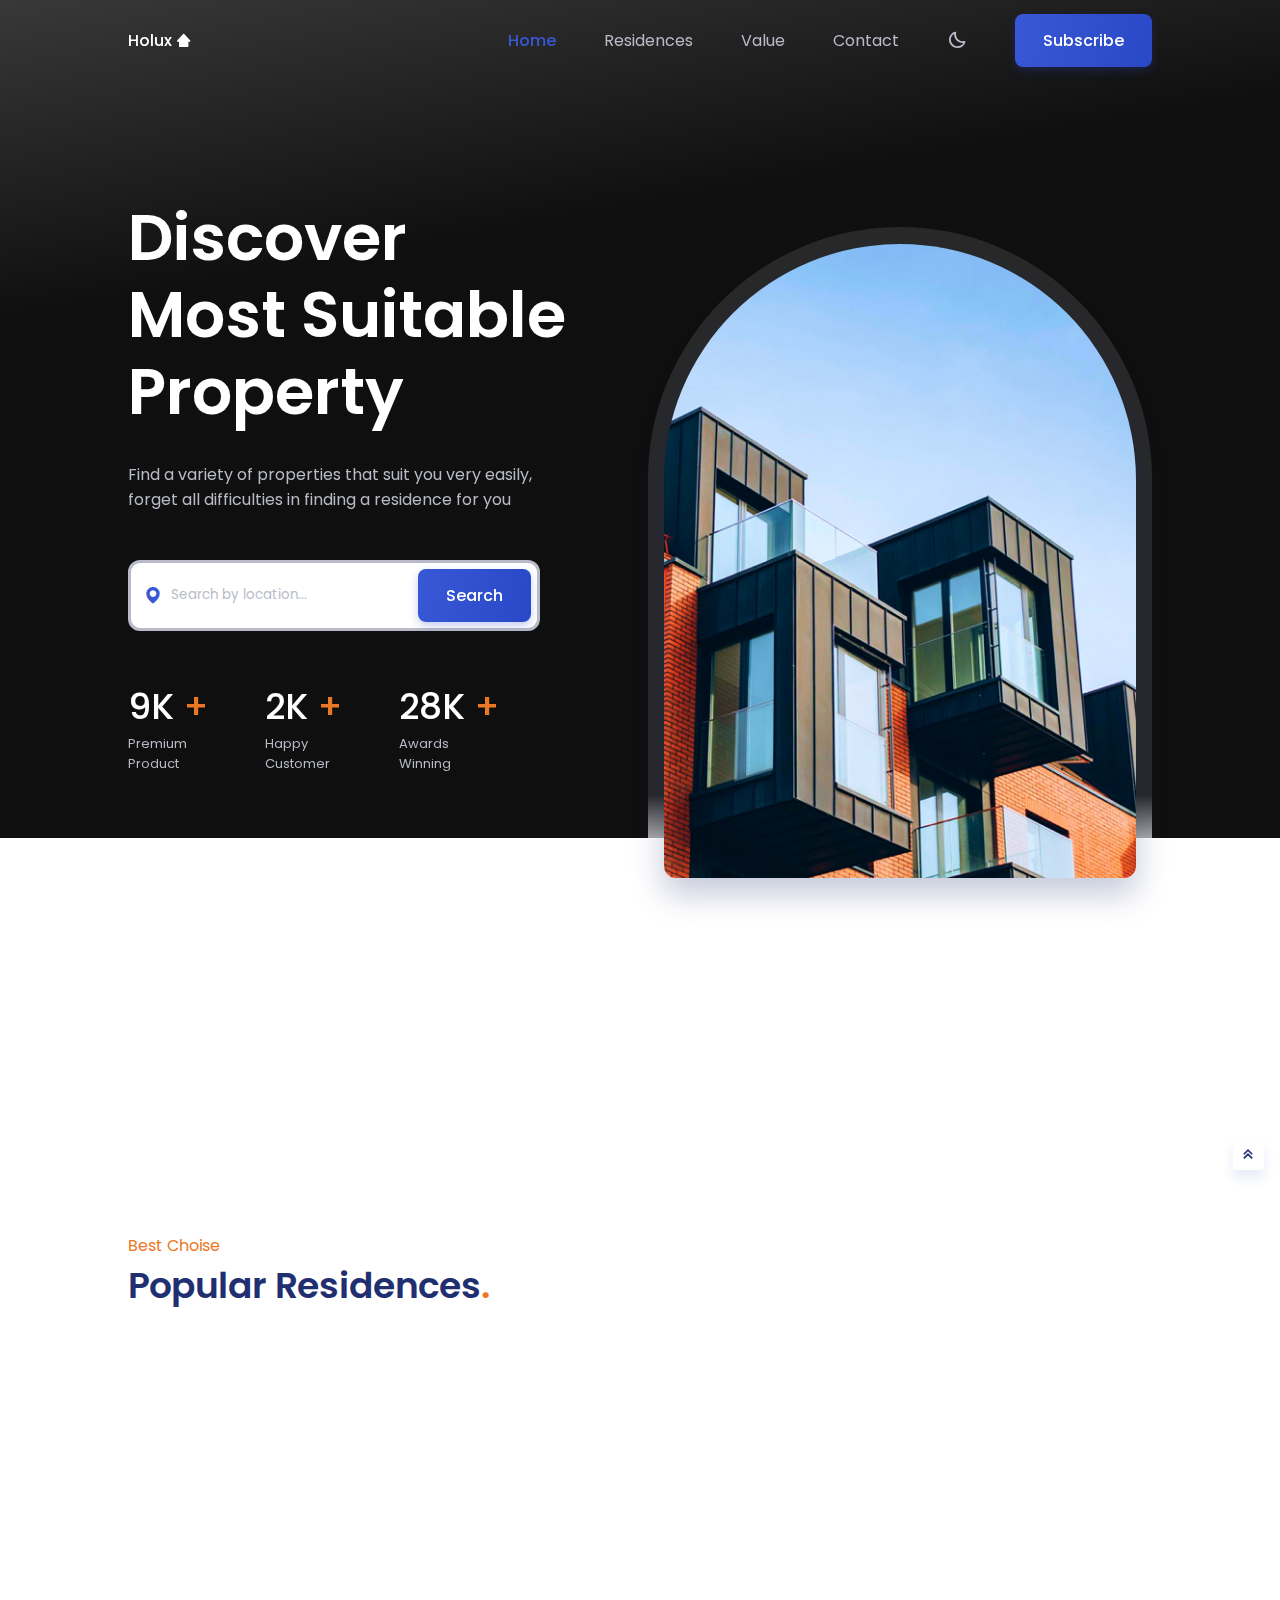
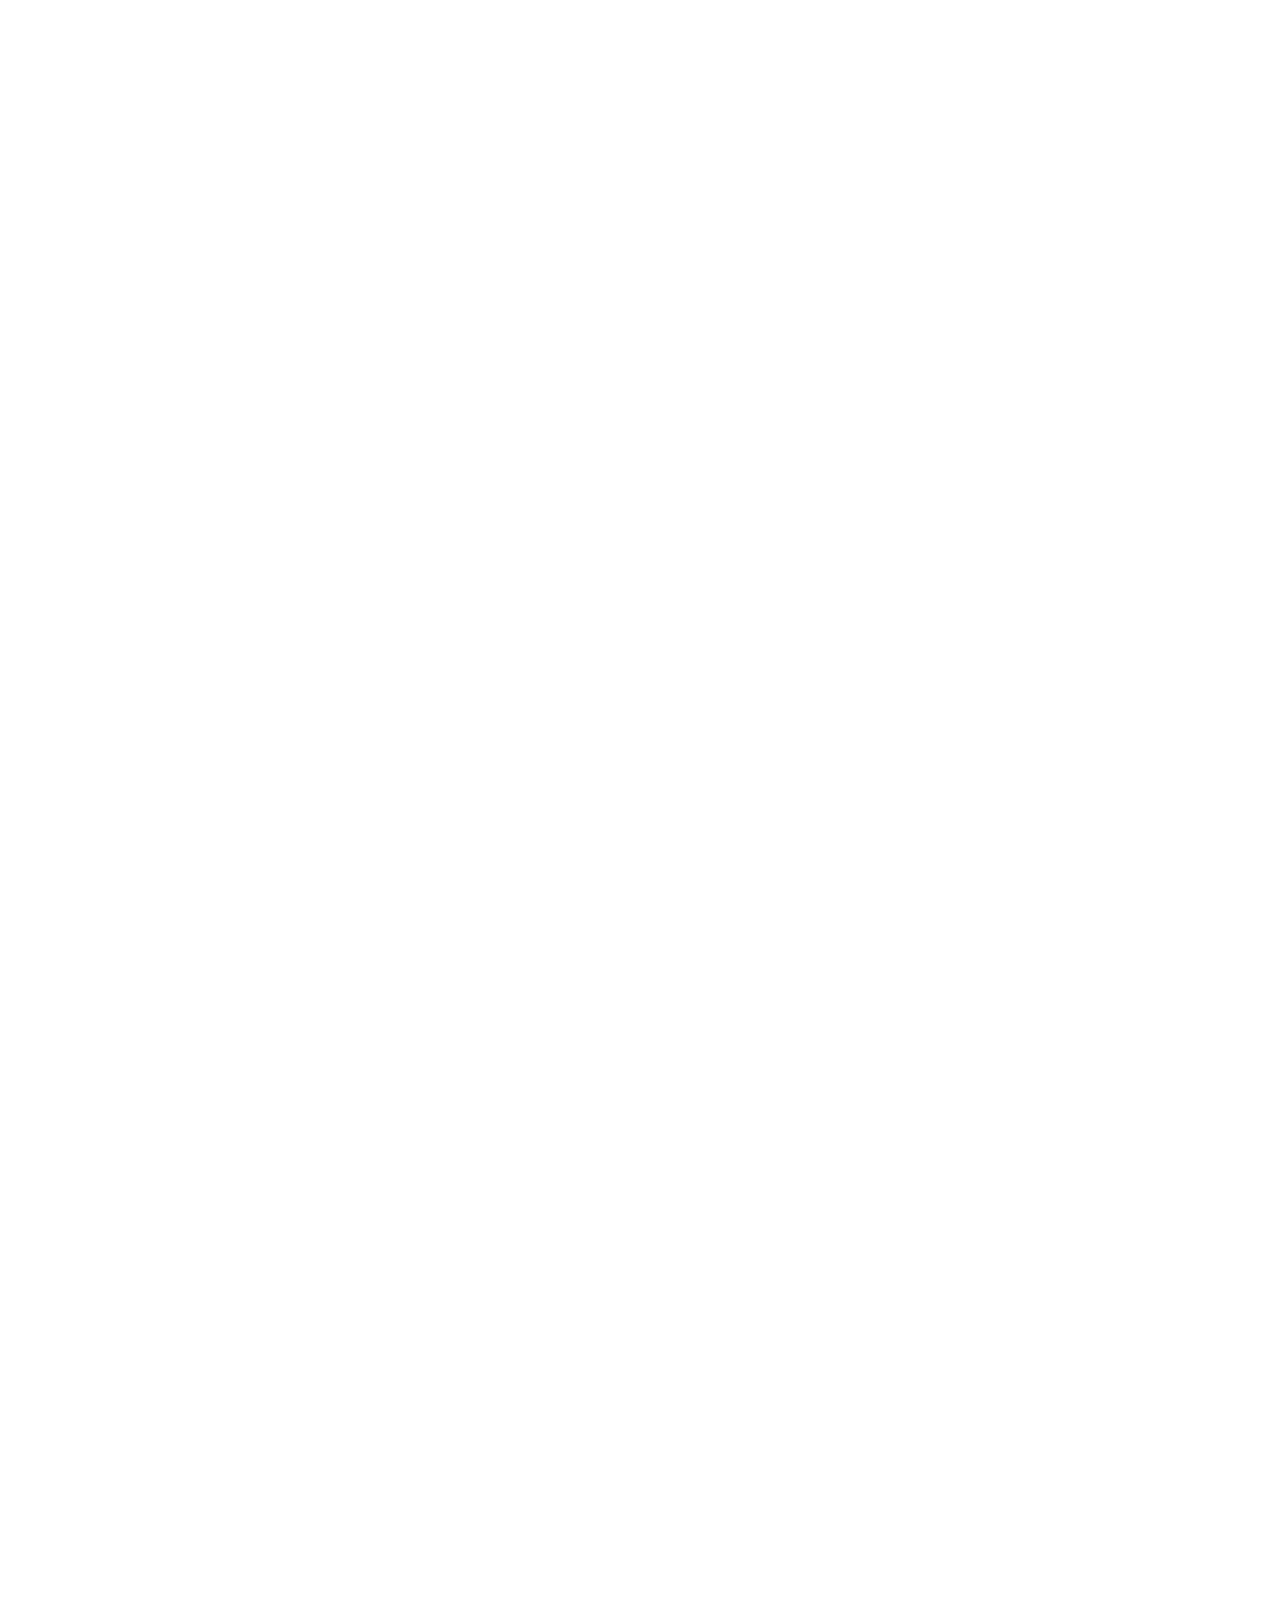
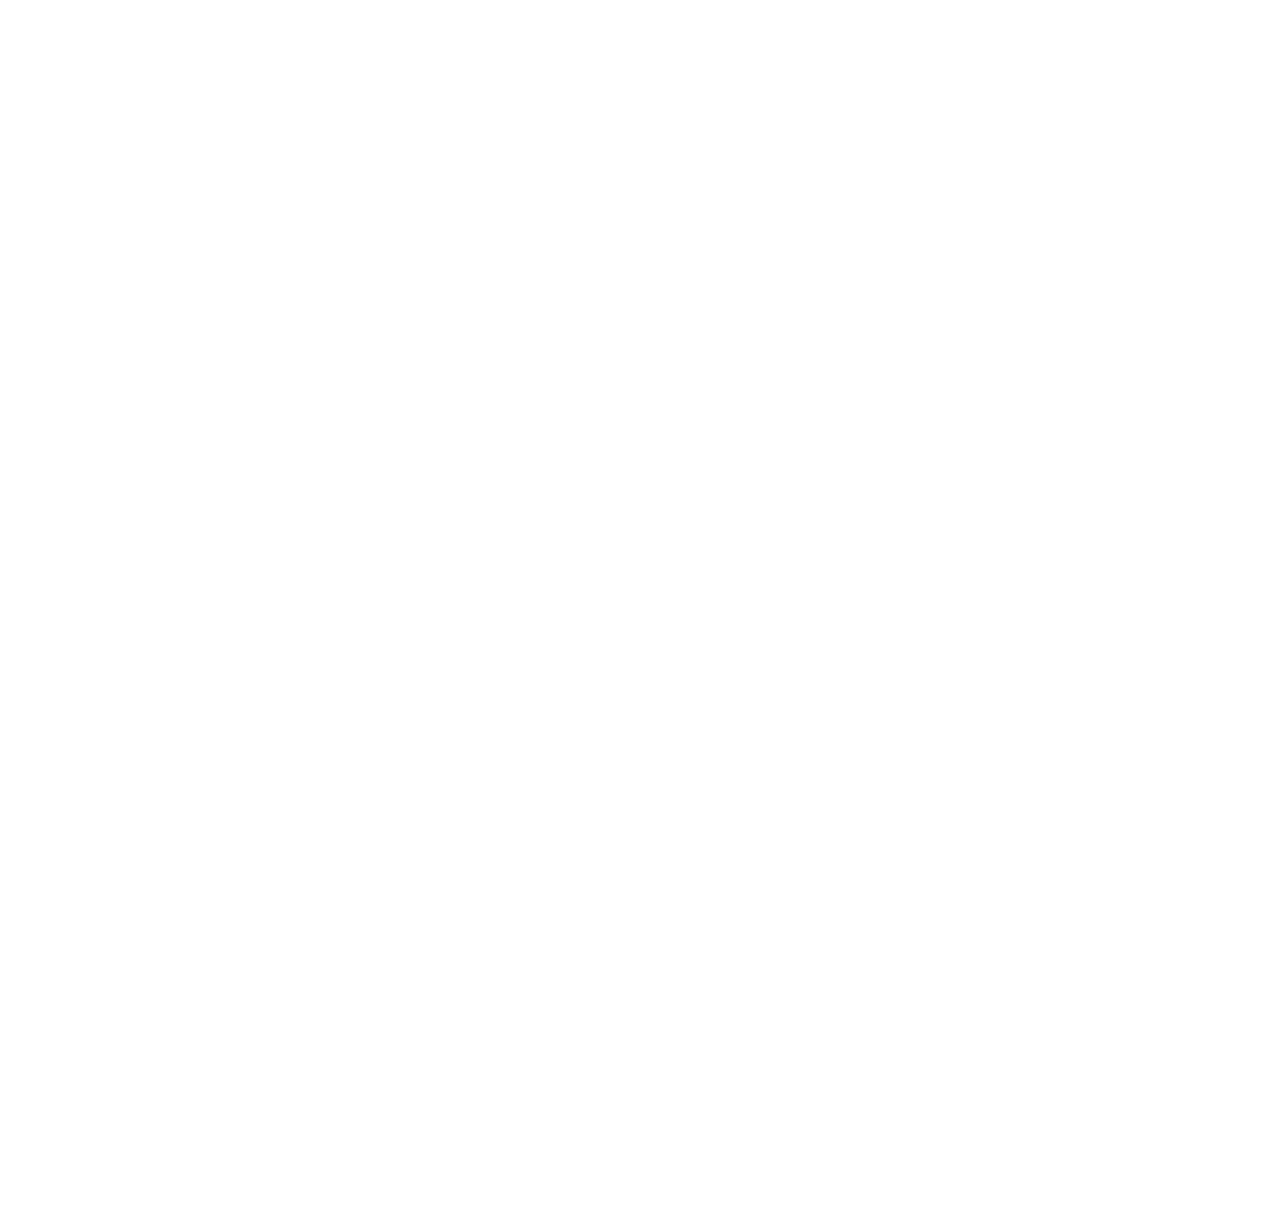
<file: responsive-real-estate-website/index.html>
<!DOCTYPE html>
    <html lang="en">
    <head>
        <meta charset="UTF-8">
        <meta name="viewport" content="width=device-width, initial-scale=1.0">

        <!--=============== FAVICON ===============-->
        <link rel="shortcut icon" href="assets/img/favicon.png" type="image/x-icon">

        <!--=============== BOXICONS ===============-->
        <link href='https://unpkg.com/boxicons@2.1.2/css/boxicons.min.css' rel='stylesheet'>
        
        <!--=============== SWIPER CSS ===============-->
        <link rel="stylesheet" href="assets/css/swiper-bundle.min.css">

        <!--=============== CSS ===============-->
        <link rel="stylesheet" href="assets/css/styles.css">

        <title>Responsive real state website - Bedimcode</title>
    </head>
    <body>
        <!--==================== HEADER ====================-->
        <header class="header" id="header">
            <nav class="nav container">
                <a href="#" class="nav__logo">
                    Holux <i class='bx bxs-home-alt-2'></i>
                </a>

                <div class="nav__menu">
                    <ul class="nav__list">
                        <li class="nav__item">
                            <a href="#home" class="nav__link active-link">
                                <i class='bx bx-home-alt-2' ></i>
                                <span>Home</span>
                            </a>
                        </li>
                        <li class="nav__item">
                            <a href="#popular" class="nav__link">
                                <i class='bx bx-building-house' ></i>
                                <span>Residences</span>
                            </a>
                        </li>
                        <li class="nav__item">
                            <a href="#value" class="nav__link">
                                <i class='bx bx-award' ></i>
                                <span>Value</span>
                            </a>
                        </li>
                        <li class="nav__item">
                            <a href="#contact" class="nav__link">
                                <span>Contact</span>
                                <i class='bx bx-phone' ></i>
                            </a>
                        </li>
                    </ul>
                </div>

                <!-- Theme change button -->
                <i class='bx bx-moon change-theme' id="theme-button"></i>

                <a href="#" class="nav__button button">Subscribe</a>
            </nav>
        </header>

        <!--==================== MAIN ====================-->
        <main class="main">
            <!--==================== HOME ====================-->
            <section class="home section" id="home">
                <div class="home__container container grid">
                    <div class="home__data">
                        <h1 class="home__title">
                            Discover <br> Most Suitable <br> Property
                        </h1>
                        <p class="home__description">
                            Find a variety of properties that suit you very easily, 
                            forget all difficulties in finding a residence for you
                        </p>
    
                        <form action="" class="home__search">
                            <i class='bx bxs-map'></i>
                            <input type="search" placeholder="Search by location..." class="home__search-input">
                            <button class="button">
                                Search
                            </button>
                        </form>
    
                        <div class="home__value">
                            <div>
                                <h1 class="home__value-number">
                                    9K <span>+</span>
                                </h1>
                                <span class="home__value-description">
                                    Premium <br> Product
                                </span>
                            </div>
    
                            <div>
                                <h1 class="home__value-number">
                                    2K <span>+</span>
                                </h1>
                                <span class="home__value-description">
                                    Happy <br> Customer
                                </span>
                            </div>
    
                            <div>
                                <h1 class="home__value-number">
                                    28K <span>+</span>
                                </h1>
                                <span class="home__value-description">
                                    Awards <br> Winning
                                </span>
                            </div>
                        </div>
                    </div>
    
                    <div class="home__images">
                        <div class="home__orbe"></div>
    
                        <div class="home__img">
                            <img src="assets/img/home.jpg" alt="">
                        </div>
                    </div>
                </div>
            </section>

            <!--==================== LOGOS ====================-->
            <section class="logos section">
                <div class="logos__container container grid">
                    <div class="logos__img">
                        <img src="assets/img/logo1.png" alt="">
                    </div>
                    <div class="logos__img">
                        <img src="assets/img/logo2.png" alt="">
                    </div>
                    <div class="logos__img">
                        <img src="assets/img/logo3.png" alt="">
                    </div>
                    <div class="logos__img">
                        <img src="assets/img/logo4.png" alt="">
                    </div>
                </div>
            </section>

            <!--==================== POPULAR ====================-->
            <section class="section" id="popular">
                <div class="container">
                    <span class="section__subtitle">Best Choise</span>
                    <h2 class="section__title">
                        Popular Residences<span>.</span>
                    </h2>

                    <div class="popular__container grid swiper">
                        <div class="swiper-wrapper">
                            <article class="popular__card swiper-slide">
                                <img src="assets/img/popular1.jpg" alt="" class="popular__img">
    
                                <div class="popular__data">
                                    <h2 class="popular__price">
                                        <span>$</span>66,356
                                    </h2>
                                    <h3 class="popular__title">
                                        Garden City Assat
                                    </h3>
                                    <p class="popular__description">
                                        Street The Garden City Of Miraflores, Lima - Perú Av. Sol #9876
                                    </p>
                                </div>
                            </article>

                            <article class="popular__card swiper-slide">
                                <img src="assets/img/popular2.jpg" alt="" class="popular__img">
    
                                <div class="popular__data">
                                    <h2 class="popular__price">
                                        <span>$</span>35,159
                                    </h2>
                                    <h3 class="popular__title">
                                        Gables Luxurious House
                                    </h3>
                                    <p class="popular__description">
                                        Street The Garden City Of Miraflores, Lima - Perú Av. Sol #9876
                                    </p>
                                </div>
                            </article>
    
                            <article class="popular__card swiper-slide">
                                <img src="assets/img/popular3.jpg" alt="" class="popular__img">
    
                                <div class="popular__data">
                                    <h2 class="popular__price">
                                        <span>$</span>75,043
                                    </h2>
                                    <h3 class="popular__title">
                                        Garden Orchard City
                                    </h3>
                                    <p class="popular__description">
                                        Street The Garden City Of Miraflores, Lima - Perú Av. Sol #9876
                                    </p>
                                </div>
                            </article>
    
                            <article class="popular__card swiper-slide">
                                <img src="assets/img/popular4.jpg" alt="" class="popular__img">
    
                                <div class="popular__data">
                                    <h2 class="popular__price">
                                        <span>$</span>62,024
                                    </h2>
                                    <h3 class="popular__title">
                                        Luxurious City Garden
                                    </h3>
                                    <p class="popular__description">
                                        Street The Garden City Of Miraflores, Lima - Perú Av. Sol #9876
                                    </p>
                                </div>
                            </article>

                            <article class="popular__card swiper-slide">
                                <img src="assets/img/popular5.jpg" alt="" class="popular__img">
    
                                <div class="popular__data">
                                    <h2 class="popular__price">
                                        <span>$</span>47,043
                                    </h2>
                                    <h3 class="popular__title">
                                        Aliva Private Garden
                                    </h3>
                                    <p class="popular__description">
                                        Street The Garden City Of Miraflores, Lima - Perú Av. Sol #9876
                                    </p>
                                </div>
                            </article>
                        </div>

                        <div class="swiper-button-next">
                            <i class='bx bx-chevron-right' ></i>
                        </div>
                        <div class="swiper-button-prev">
                            <i class='bx bx-chevron-left'></i>
                        </div>
                    </div>
                </div>
            </section>

            <!--==================== VALUE ====================-->
            <section class="value section" id="value">
                <div class="value__container container grid">
                    <div class="value__images">
                        <div class="value__orbe"></div>
    
                        <div class="value__img">
                            <img src="assets/img/value.jpg" alt="">
                        </div>
                    </div>

                    <div class="value__content">
                        <div class="value__data">
                            <span class="section__subtitle">Our Value</span>
                            <h2 class="section__title">
                                Value We Give To You<span>.</span>
                            </h2>
                            <p class="value__description">
                                We always ready to help by providing the best service for you. 
                                We believe a good place to live can make your life better.
                            </p>
                        </div>

                        <div class="value__accordion">
                            <div class="value__accordion-item">
                                <header class="value__accordion-header">
                                    <i class='bx bxs-shield-x value__accordion-icon'></i>
                                    <h3 class="value__accordion-title">
                                        Best interest rates on the market
                                    </h3>
                                    <div class="value__accordion-arrow">
                                        <i class='bx bxs-down-arrow'></i>
                                    </div>
                                </header>

                                <div class="value__accordion-content">
                                    <p class="value__accordion-description">
                                        Price we provides is the best for you, 
                                        we guarantee no price changes on your property due 
                                        to various unexpected costs that may come.
                                    </p>
                                </div>
                            </div>

                            <div class="value__accordion-item">
                                <header class="value__accordion-header">
                                    <i class='bx bxs-x-square value__accordion-icon'></i>
                                    <h3 class="value__accordion-title">
                                        Prevent unstable prices
                                    </h3>
                                    <div class="value__accordion-arrow">
                                        <i class='bx bxs-down-arrow'></i>
                                    </div>
                                </header>

                                <div class="value__accordion-content">
                                    <p class="value__accordion-description">
                                        Price we provides is the best for you, 
                                        we guarantee no price changes on your property due 
                                        to various unexpected costs that may come.
                                    </p>
                                </div>
                            </div>

                            <div class="value__accordion-item">
                                <header class="value__accordion-header">
                                    <i class='bx bxs-bar-chart-square value__accordion-icon' ></i>
                                    <h3 class="value__accordion-title">
                                        Best prices on the market 
                                    </h3>
                                    <div class="value__accordion-arrow">
                                        <i class='bx bxs-down-arrow'></i>
                                    </div>
                                </header>

                                <div class="value__accordion-content">
                                    <p class="value__accordion-description">
                                        Price we provides is the best for you, 
                                        we guarantee no price changes on your property due 
                                        to various unexpected costs that may come.
                                    </p>
                                </div>
                            </div>

                            <div class="value__accordion-item">
                                <header class="value__accordion-header">
                                    <i class='bx bxs-checkbox-checked value__accordion-icon'></i>
                                    <h3 class="value__accordion-title">
                                        Security of your data
                                    </h3>
                                    <div class="value__accordion-arrow">
                                        <i class='bx bxs-down-arrow'></i>
                                    </div>
                                </header>

                                <div class="value__accordion-content">
                                    <p class="value__accordion-description">
                                        Price we provides is the best for you, 
                                        we guarantee no price changes on your property due 
                                        to various unexpected costs that may come.
                                    </p>
                                </div>
                            </div>
                        </div>
                    </div>
                </div>
            </section>

            <!--==================== CONTACT ====================-->
            <section class="contact section" id="contact">
                <div class="contact__container container grid">
                    <div class="contact__images">
                        <div class="contact__orbe"></div>
    
                        <div class="contact__img">
                            <img src="assets/img/contact.png" alt="">
                        </div>
                    </div>

                    <div class="contact__content">
                        <div class="contact__data">
                            <span class="section__subtitle">Contact Us</span>
                            <h2 class="section__title">
                                Easy to Contact us<span>.</span>
                            </h2>
                            <p class="contact__description">
                                Is there a problem finding your dream home? Need a 
                                guide in buying first home? or need a consultation 
                                on residential issues? just contact us.
                            </p>
                        </div>

                        <div class="contact__card">
                            <div class="contact__card-box">
                                <div class="contact__card-info">
                                    <i class='bx bxs-phone-call'></i>
                                    
                                    <div>
                                        <h3 class="contact__card-title">
                                            Call
                                        </h3>
                                        <p class="contact__card-description">
                                            022.321.165.19
                                        </p>
                                    </div>
                                </div>
                                <button class="button contact__card-button">
                                    Call Now
                                </button>
                            </div>

                            <div class="contact__card-box">
                                <div class="contact__card-info">
                                    <i class='bx bxs-message-rounded-dots' ></i>
                                    
                                    <div>
                                        <h3 class="contact__card-title">
                                            Chat
                                        </h3>
                                        <p class="contact__card-description">
                                            022.321.165.19
                                        </p>
                                    </div>
                                </div>
                                <button class="button contact__card-button">
                                    Chat Now
                                </button>
                            </div>

                            <div class="contact__card-box">
                                <div class="contact__card-info">
                                    <i class='bx bxs-video' ></i>
                                    
                                    <div>
                                        <h3 class="contact__card-title">
                                            Video Call
                                        </h3>
                                        <p class="contact__card-description">
                                            022.321.165.19
                                        </p>
                                    </div>
                                </div>
                                <button class="button contact__card-button">
                                    Video Call Now
                                </button>
                            </div>

                            <div class="contact__card-box">
                                <div class="contact__card-info">
                                    <i class='bx bxs-envelope'></i>
                                    
                                    <div>
                                        <h3 class="contact__card-title">
                                            Message
                                        </h3>
                                        <p class="contact__card-description">
                                            022.321.165.19
                                        </p>
                                    </div>
                                </div>
                                <button class="button contact__card-button">
                                    Message Now
                                </button>
                            </div>
                        </div>
                    </div>
                </div>
            </section>

            <!--==================== SUBSCRIBE ====================-->
            <section class="subscribe section">
                <div class="subscribe__container container">
                    <h1 class="subscribe__title">
                        Get Started with Holux
                    </h1>
                    <p class="subscribe__description">
                        Subscribe and find super attractive price
                        quotes from us, Find your residence soon
                    </p>
                    <a href="#" class="button subscribe__button">
                        Get Started
                    </a>
                </div>
            </section>
        </main>

        <!--==================== FOOTER ====================-->
        <footer class="footer section">
            <div class="footer__container container grid">
                <div>
                    <a href="" class="footer__logo">
                        Holux <i class='bx bxs-home-alt-2'></i>
                    </a>
                    <p class="footer__description">
                        Our vision is to make all people <br> 
                        the best place to live for them.
                    </p>
                </div>

                <div class="footer__content">
                    <div>
                        <h3 class="footer__title">
                            About
                        </h3>

                        <ul class="footer__links">
                            <li>
                                <a href="#" class="footer__link">About Us</a>
                            </li>
                            <li>
                                <a href="#" class="footer__link">Features</a>
                            </li>
                            <li>
                                <a href="#" class="footer__link">News & Blog</a>
                            </li>
                        </ul>
                    </div>

                    <div>
                        <h3 class="footer__title">
                            Company
                        </h3>

                        <ul class="footer__links">
                            <li>
                                <a href="#" class="footer__link">How We Work?</a>
                            </li>
                            <li>
                                <a href="#" class="footer__link">Capital</a>
                            </li>
                            <li>
                                <a href="#" class="footer__link">Security</a>
                            </li>
                        </ul>
                    </div>
                    
                    <div>
                        <h3 class="footer__title">
                            Support
                        </h3>

                        <ul class="footer__links">
                            <li>
                                <a href="#" class="footer__link">FAQs</a>
                            </li>
                            <li>
                                <a href="#" class="footer__link">Support center</a>
                            </li>
                            <li>
                                <a href="#" class="footer__link">Contact Us</a>
                            </li>
                        </ul>
                    </div>

                    <div>
                        <h3 class="footer__title">
                            Follow us
                        </h3>

                        <ul class="footer__social">
                            <a href="https://www.facebook.com/" target="_blank" class="footer__social-link">
                                <i class='bx bxl-facebook-circle' ></i>
                            </a>
                            <a href="https://www.instagram.com/" target="_blank" class="footer__social-link">
                                <i class='bx bxl-instagram-alt' ></i>
                            </a>
                            <a href="https://www.pinterest.com/" target="_blank" class="footer__social-link">
                                <i class='bx bxl-pinterest' ></i>
                            </a>    
                        </ul>
                    </div>
                </div>
            </div>

            <div class="footer__info container">
                <span class="footer__copy">
                    &#169; Bedimcode. All rigths reserved
                </span>

                <div class="footer__privacy">
                    <a href="#">Terms & Agreements</a>
                    <a href="#">Privacy Policy</a>
                </div>
            </div>
        </footer>


        <!--========== SCROLL UP ==========-->
        <a href="#" class="scrollup" id="scroll-up">
            <i class='bx bx-chevrons-up'></i>
        </a>

        <!--=============== SCROLLREVEAL ===============-->
        <script src="assets/js/scrollreveal.min.js"></script>

        <!--=============== SWIPER JS ===============-->
        <script src="assets/js/swiper-bundle.min.js"></script>

        <!--=============== MAIN JS ===============-->
        <script src="assets/js/main.js"></script>
    </body>
</html>
</file>
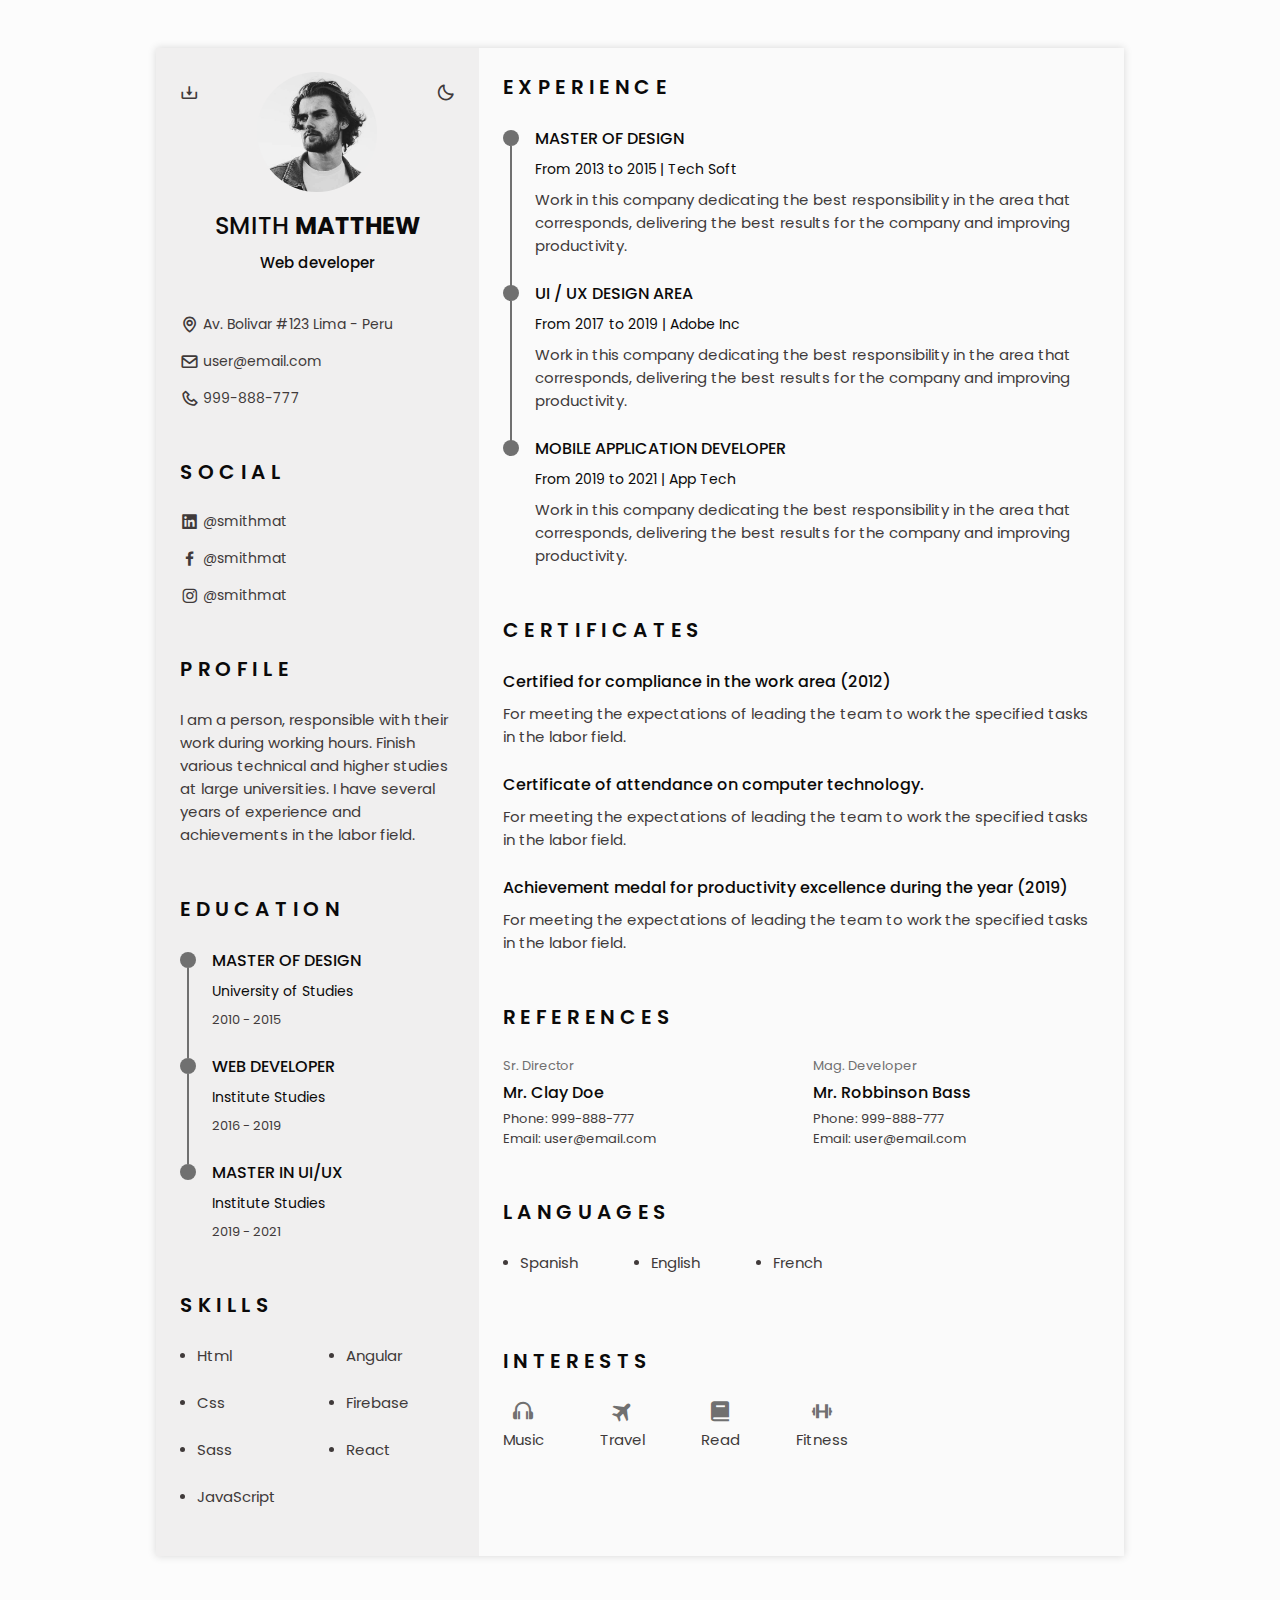
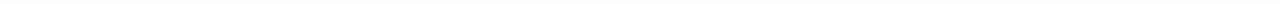
<file: Responsive-resumen-cv-Smith/index.html>
<!DOCTYPE html>
    <html lang="en">
    <head>
        <meta charset="UTF-8">
        <meta name="viewport" content="width=device-width, initial-scale=1.0">

        <!--========== BOX ICONS ==========-->
        <link rel="stylesheet" href="https://cdn.jsdelivr.net/npm/boxicons@latest/css/boxicons.min.css">

        <!--========== CSS ==========-->
        <link rel="stylesheet" href="assets/css/styles.css">

        <title>Responsive resume cv</title>
    </head>
    <body>
        <!--========== HEADER ==========-->
        <header class="l-header" id="header">
            <nav class="nav bd-container">
                <a href="#" class="nav__logo">Smith</a>

                <div class="nav__menu" id="nav-menu">
                    <ul class="nav__list">
                        <li class="nav__item">
                            <a href="#home" class="nav__link active-link">
                                <i class='bx bx-home nav__icon' ></i>Home
                            </a>
                        </li>
                        <li class="nav__item">
                            <a href="#profile" class="nav__link">
                                <i class='bx bx-user nav__icon' ></i>Profile
                            </a>
                        </li>
                        <li class="nav__item">
                            <a href="#education" class="nav__link">
                                <i class='bx bx-book nav__icon' ></i>Education
                            </a>
                        </li>
                        <li class="nav__item">
                            <a href="#skills" class="nav__link">
                                <i class='bx bx-receipt nav__icon' ></i>Skills
                            </a>
                        </li>
                        <li class="nav__item">
                            <a href="#experience" class="nav__link">
                                <i class='bx bx-briefcase-alt nav__icon' ></i>Experience
                            </a>
                        </li>
                        <li class="nav__item">
                            <a href="#certificates" class="nav__link">
                                <i class='bx bx-award nav__icon' ></i>Certificates
                            </a>
                        </li>
                        <li class="nav__item">
                            <a href="#references" class="nav__link">
                                <i class='bx bx-link-external nav__icon' ></i>References
                            </a>
                        </li>
                    </ul>
                </div>

                <div class="nav__toggle" id="nav-toggle">
                    <i class='bx bx-grid-alt'></i>
                </div>
            </nav>
        </header>

        <main class="l-main bd-container">
            <!-- All elements within this div, is generated in PDF -->
            <div class="resume" id="area-cv">
                <div class="resume__left">
                    <!--========== HOME ==========-->
                    <section class="home" id="home">
                        <div class="home__container section bd-grid">
                            <div class="home__data bd-grid">
                                <img src="assets/img/perfil.jpg" alt="" class="home__img">

                                <h1 class="home__title">SMITH <b>MATTHEW</b></h1>
                                <h3 class="home__profession">Web developer</h3>

                                <div>
                                    <!-- Button to download your CV saved in the pdf folder. Available for mobile -->
                                    <a download="" href="assets/pdf/ResumeCv.pdf" class="home__button-movil">Dowload Cv</a>
                                </div>
                            </div>   
    
    
                            <div class="home__address bd-grid">
                                <span class="home__information">
                                    <i class='bx bx-map home__icon' ></i> Av. Bolivar #123 Lima - Peru
                                </span>
                                <span class="home__information">
                                    <i class='bx bx-envelope home__icon' ></i> user@email.com
                                </span>
                                <span class="home__information">
                                    <i class='bx bx-phone home__icon' ></i> 999-888-777
                                </span>
                            </div>
                        </div>

                        <!-- Theme change button -->
                        <i class='bx bx-moon change-theme' title="Theme" id="theme-button"></i>

                        <!-- Button to generate and download the pdf. Available for desktop. -->
                        <i class='bx bx-download generate-pdf' title="Generate PDF" id="resume-button"></i>
                    </section>

                    <!--========== SOCIAL ==========-->
                    <section class="social section">
                        <h2 class="section-title">SOCIAL</h2>
                        
                        <div class="social__container bd-grid">
                            <a href="https://www.linkedin.com/" target="_blank" class="social__link">
                                <i class='bx bxl-linkedin-square social__icon'></i>
                                @smithmat
                            </a>
                            <a href="https://www.facebook.com/" target="_blank" class="social__link">
                                <i class='bx bxl-facebook social__icon'></i>
                                @smithmat
                            </a>
                            <a href="https://www.instagram.com/" target="_blank" class="social__link">
                                <i class='bx bxl-instagram social__icon'></i>
                                @smithmat
                            </a>
                        </div>
                    </section>

                    <!--========== PROFILE ==========-->
                    <section class="profile section" id="profile">
                        <h2 class="section-title">Profile</h2>
                        <p class="profile__description">I am a person, responsible with their work during working hours. Finish various technical and higher studies at large universities. I have several years of experience and achievements in the labor field.</p>
                    </section>
                    
                    <!--========== EDUCATION ==========-->
                    <section class="education section" id="education">
                        <h2 class="section-title">Education</h2>
                        
                        <div class="education__container bd-grid">
                            <div class="education__content">
                                <div class="education__time">
                                    <span class="education__rounder"></span>
                                    <span class="education__line"></span>
                                </div>
                                
                                <div class="education__data bd-grid">
                                    <h3 class="education__title">MASTER OF DESIGN</h3>
                                    <span class="education__studies">University of Studies</span>
                                    <span class="education__year">2010 - 2015</span>
                                </div>
                            </div>

                            <div class="education__content">
                                <div class="education__time">
                                    <span class="education__rounder"></span>
                                    <span class="education__line"></span>
                                </div>
                                
                                <div class="education__data bd-grid">
                                    <h3 class="education__title">WEB DEVELOPER</h3>
                                    <span class="education__studies">Institute Studies</span>
                                    <span class="education__year">2016 - 2019</span>
                                </div>
                            </div>

                            <div class="education__content">
                                <div class="education__time">
                                    <span class="education__rounder"></span>
                                    <!-- <span class="education__line"></span> -->
                                </div>
                                
                                <div class="education__data bd-grid">
                                    <h3 class="education__title">MASTER IN UI/UX</h3>
                                    <span class="education__studies">Institute Studies</span>
                                    <span class="education__year">2019 - 2021</span>
                                </div>
                            </div>
                        </div>
                    </section>


                    <!--========== SKILLS  ==========-->
                    <section class="skills section" id="skills">
                        <h2 class="section-title">Skills</h2>

                        <div class="skills__content bd-grid">
                            <ul class="skills__data">
                                <li class="skills__name">
                                    <span class="skills__circle"></span> Html
                                </li>
                                <li class="skills__name">
                                    <span class="skills__circle"></span> Css
                                </li>
                                <li class="skills__name">
                                    <span class="skills__circle"></span> Sass
                                </li>
                                <li class="skills__name">
                                    <span class="skills__circle"></span> JavaScript
                                </li>
                            </ul>
                            
                            <ul class="skills__data">
                                <li class="skills__name">
                                    <span class="skills__circle"></span> Angular
                                </li>
                                <li class="skills__name">
                                    <span class="skills__circle"></span> Firebase
                                </li>
                                <li class="skills__name">
                                    <span class="skills__circle"></span> React
                                </li>
                            </ul>
                        </div>
                    </section>
                </div>

                <div class="resume__right">
                    <!--========== EXPERIENCE ==========-->
                    <section class="experience section" id="experience">
                        <h2 class="section-title">Experience</h2>

                        <div class="experience__container bd-grid">
                            <div class="experience__content">
                                <div class="experience__time">
                                    <span class="experience__rounder"></span>
                                    <span class="experience__line"></span>
                                </div>
                                
                                <div class="experience__data bd-grid">
                                    <h3 class="experience__title">MASTER OF DESIGN</h3>
                                    <span class="experience__company">From 2013 to 2015 | Tech Soft</span>
                                    <p class="experience__description">Work in this company dedicating the best responsibility in the area that corresponds, delivering the best results for the company and improving productivity.</p>
                                </div>
                            </div>

                            <div class="experience__content">
                                <div class="experience__time">
                                    <span class="experience__rounder"></span>
                                    <span class="experience__line"></span>
                                </div>
                                
                                <div class="experience__data bd-grid">
                                    <h3 class="experience__title">UI / UX DESIGN AREA</h3>
                                    <span class="experience__company">From 2017 to 2019 | Adobe Inc</span>
                                    <p class="experience__description">Work in this company dedicating the best responsibility in the area that corresponds, delivering the best results for the company and improving productivity.</p>
                                </div>
                            </div>

                            <div class="experience__content">
                                <div class="experience__time">
                                    <span class="experience__rounder"></span>
                                    <!-- <span class="experience__line"></span> -->
                                </div>
                                
                                <div class="experience__data bd-grid">
                                    <h3 class="experience__title">MOBILE APPLICATION DEVELOPER</h3>
                                    <span class="experience__company">From 2019 to 2021 | App Tech</span>
                                    <p class="experience__description">Work in this company dedicating the best responsibility in the area that corresponds, delivering the best results for the company and improving productivity.</p>
                                </div>
                            </div>
                        </div>
                    </section>

                    <!--========== CERTIFICATES ==========-->
                    <section class="certificate section" id="certificates">
                        <h2 class="section-title">Certificates</h2>

                        <div class="certificate__container bd-grid">
                            <div class="certificate__content">
                                <h3 class="certificate__title">Certified for compliance in the work area (2012)</h3>
                                <p class="certificate__description">For meeting the expectations of leading the team to work the specified tasks in the labor field.</p>
                            </div>

                            <div class="certificate__content">
                                <h3 class="certificate__title">Certificate of attendance on computer technology.</h3>
                                <p class="certificate__description">For meeting the expectations of leading the team to work the specified tasks in the labor field.</p>
                            </div>
                            
                            <div class="certificate__content">
                                <h3 class="certificate__title">Achievement medal for productivity excellence during the year (2019)</h3>
                                <p class="certificate__description">For meeting the expectations of leading the team to work the specified tasks in the labor field.</p>
                            </div>
                        </div>
                    </section>

                    <!--========== REFERENCES ==========-->
                    <section class="references section" id="references">
                        <h2 class="section-title">References</h2>

                        <div class="references__container bd-grid">
                            <div class="references__content bd-grid">
                                <span class="references__subtitle">Sr. Director</span>
                                <h3 class="references__title">Mr. Clay Doe</h3>
                                <ul class="references__contact">
                                    <li>Phone: 999-888-777</li>
                                    <li>Email: user@email.com</li>
                                </ul>
                            </div>

                            <div class="references__content bd-grid">
                                <span class="references__subtitle">Mag. Developer</span>
                                <h3 class="references__title">Mr. Robbinson Bass</h3>
                                <ul class="references__contact">
                                    <li>Phone: 999-888-777</li>
                                    <li>Email: user@email.com</li>
                                </ul>
                            </div>
                        </div>
                    </section>

                    <!--========== LANGUAGES ==========-->
                    <section class="languages section">
                        <h2 class="section-title">Languages</h2>

                        <div class="languages__container">
                            <ul class="languages__content bd-grid">
                                <li class="languages__name">
                                    <span class="languages__circle"></span>Spanish
                                </li>
                                <li class="languages__name">
                                    <span class="languages__circle"></span>English
                                </li>
                                <li class="languages__name">
                                    <span class="languages__circle"></span>French
                                </li>
                            </ul>
                        </div>
                    </section>
                        

                    <!--========== INTERESTS ==========-->
                    <section class="interests section">
                        <h2 class="section-title">Interests</h2>

                        <div class="interests__container bd-grid">
                            <div class="interests__content">
                                <i class='bx bx-headphone interests__icon'></i>
                                <span class="interests__name">Music</span>
                            </div>
                            <div class="interests__content">
                                <i class='bx bxs-plane-alt interests__icon'></i>
                                <span class="interests__name">Travel</span>
                            </div>
                            <div class="interests__content">
                                <i class='bx bxs-book interests__icon' ></i>
                                <span class="interests__name">Read</span>
                            </div>
                            <div class="interests__content">
                                <i class='bx bx-dumbbell interests__icon' ></i>
                                <span class="interests__name">Fitness</span>
                            </div>
                        </div>
                    </section>
                </div>
            </div>
        </main>

        <!--========== SCROLL TOP ==========-->
        <a href="#" class="scrolltop" id="scroll-top">
            <i class='bx bx-up-arrow-alt scrolltop__icon'></i>
        </a>

        
        <!--========== HTML2PDF ==========-->
        <script src="assets/js/html2pdf.bundle.min.js"></script>

        <!--========== MAIN JS ==========-->
        <script src="assets/js/main.js"></script>
    </body>
</html>
</file>
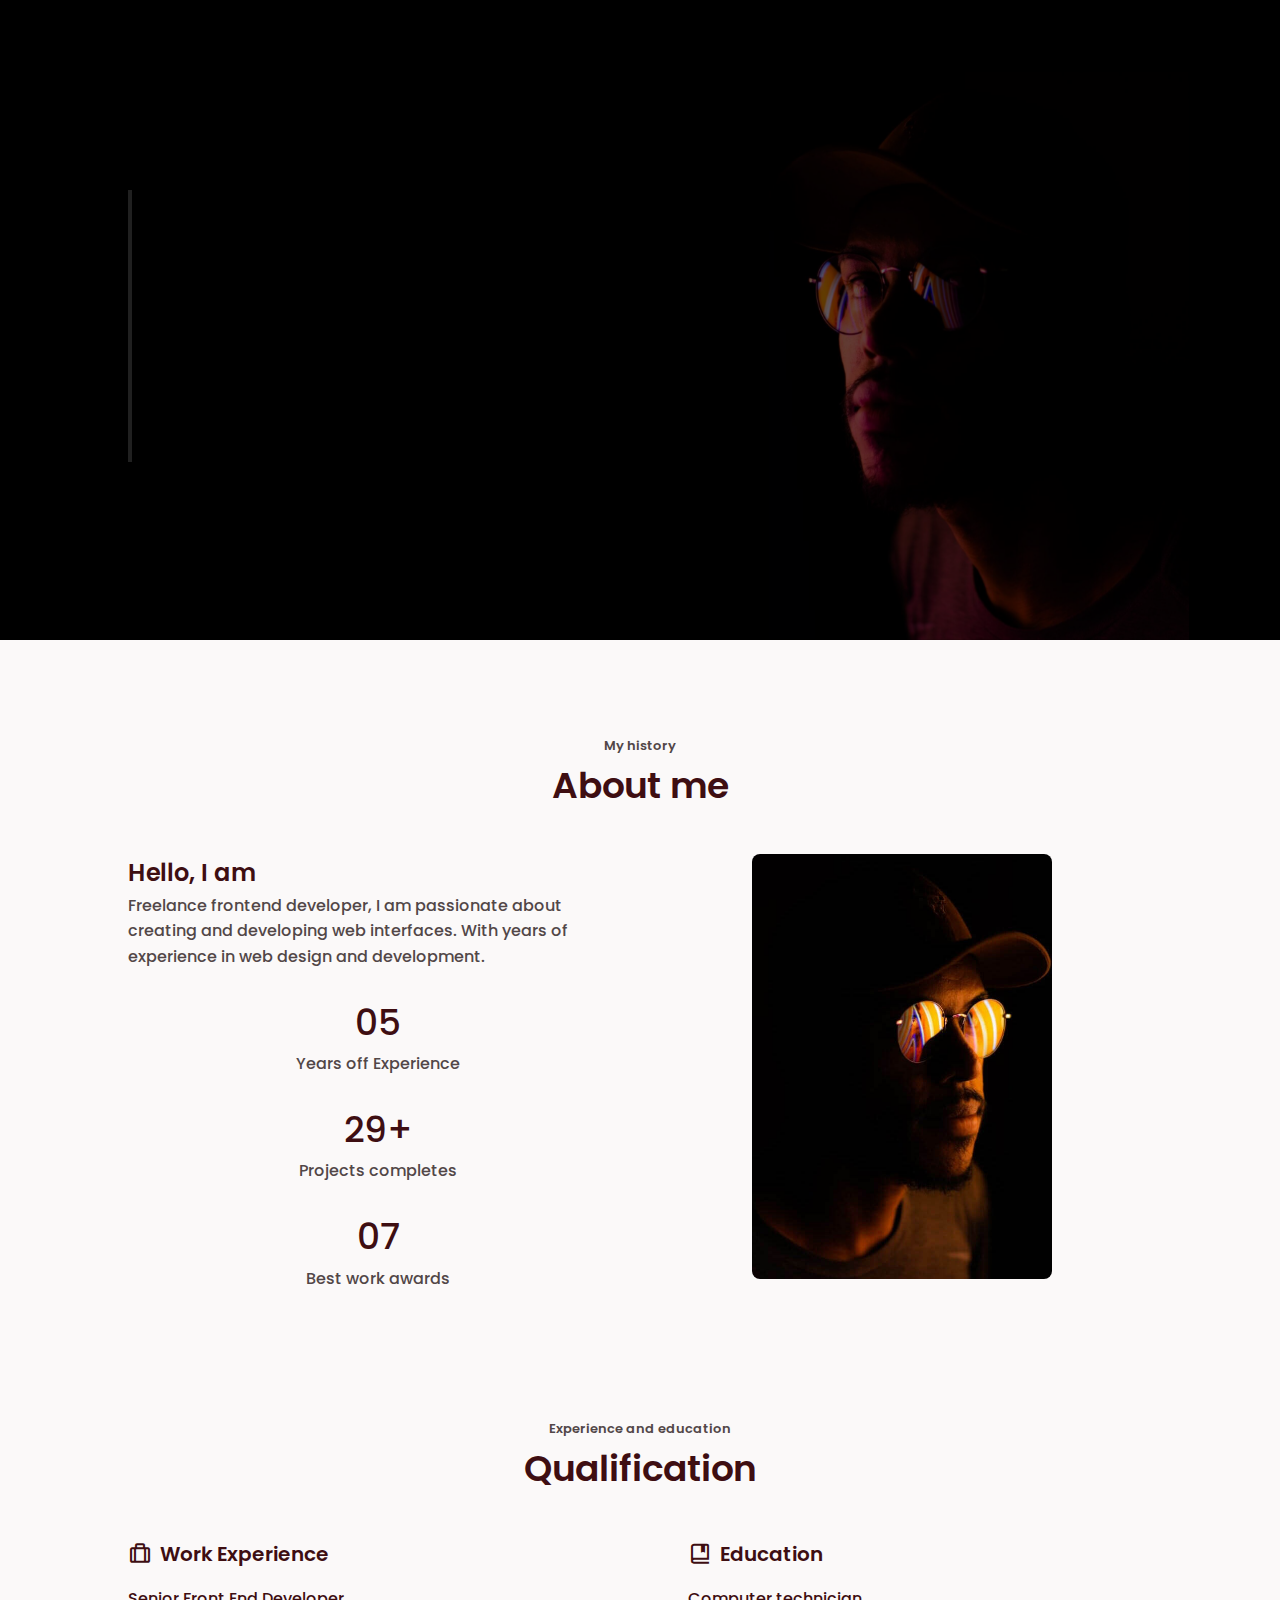
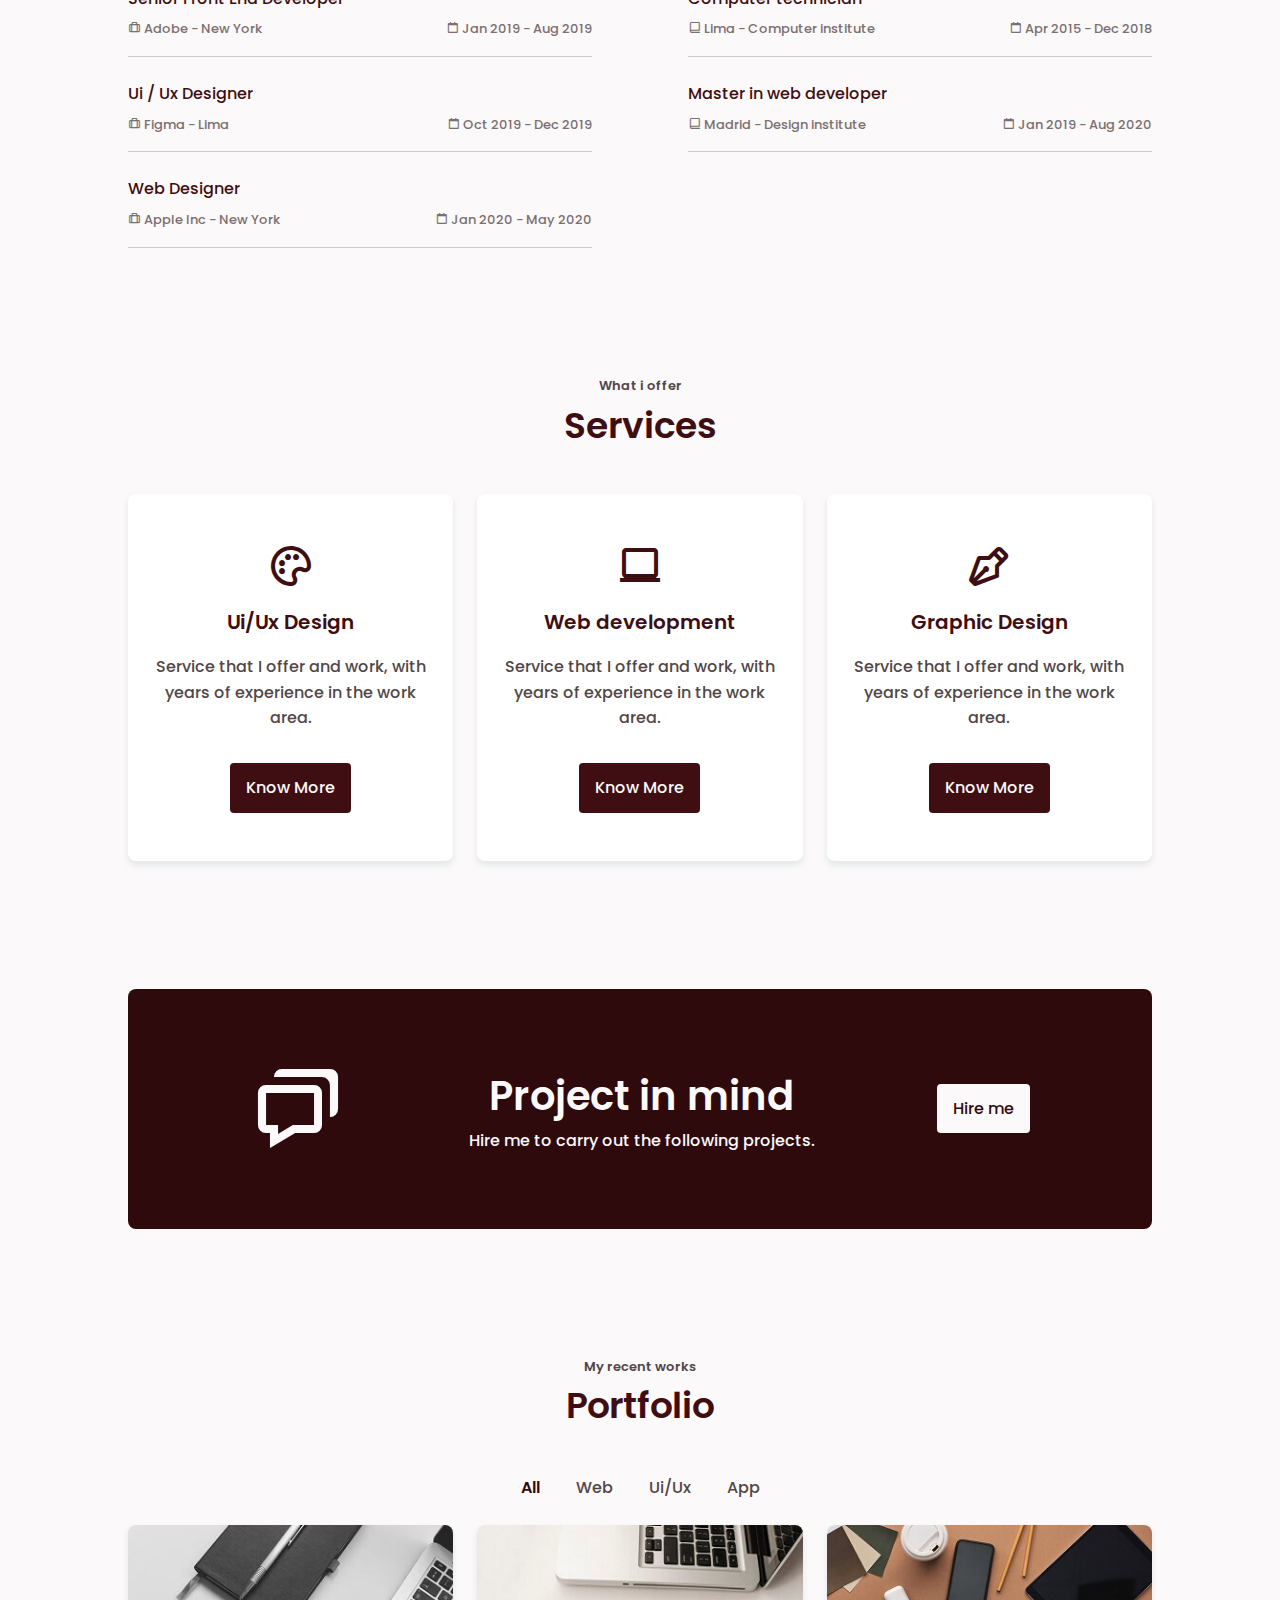
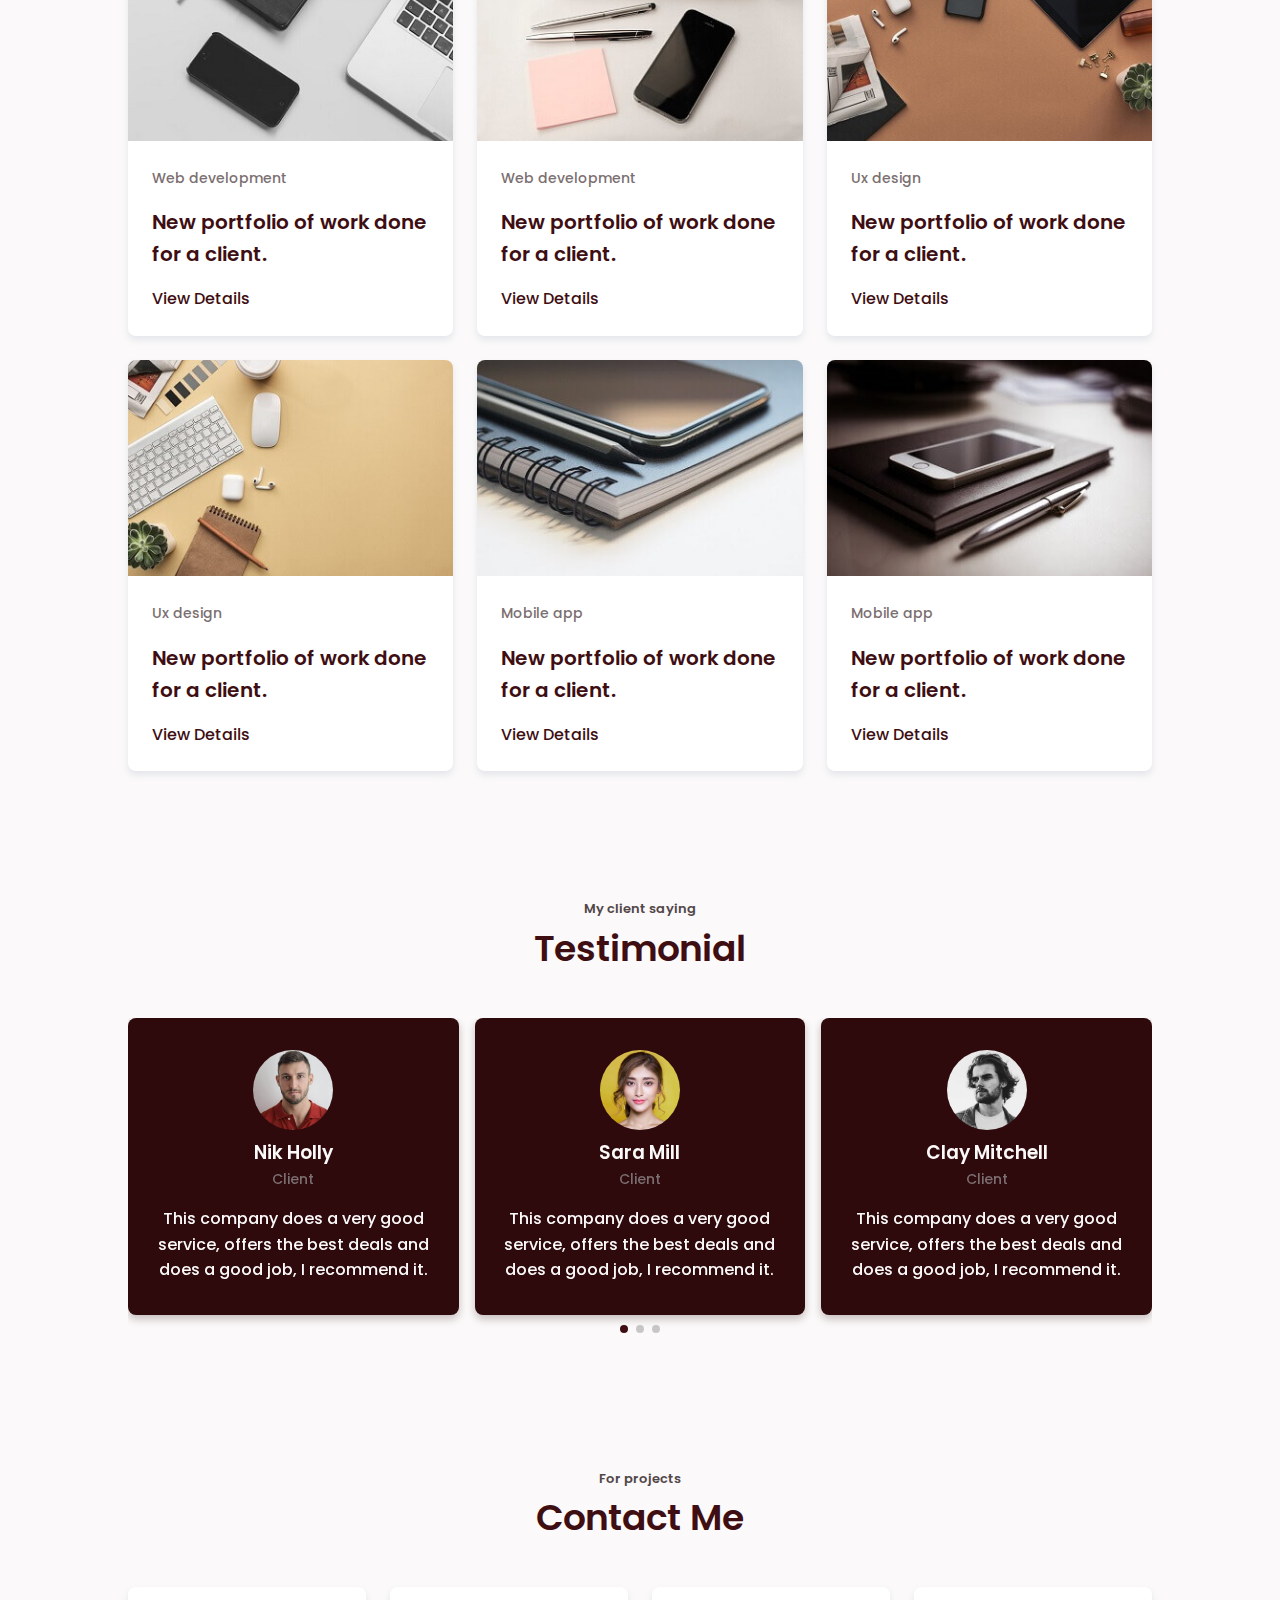
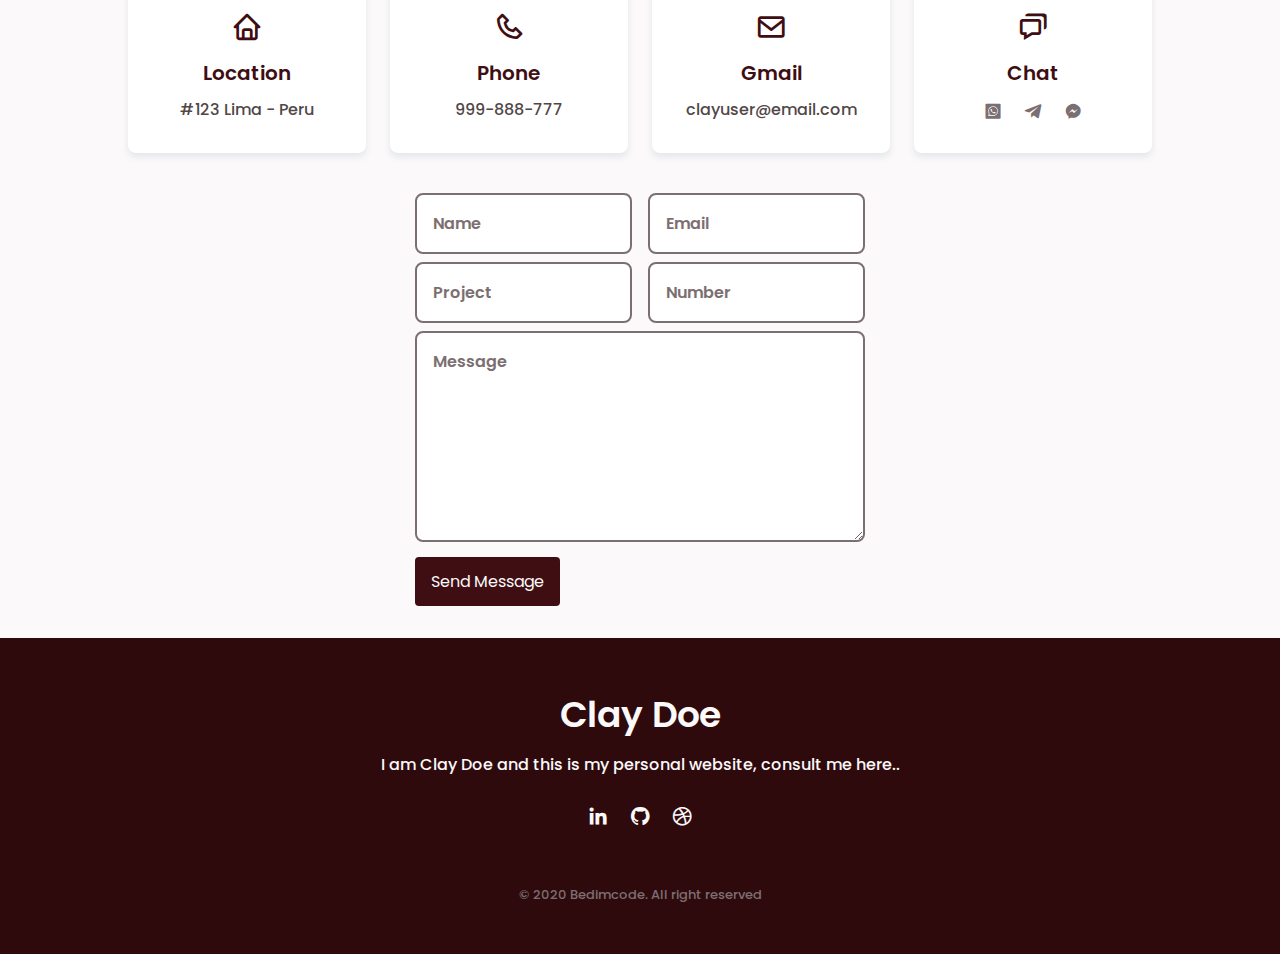
<file: portfolio-personal-complete-ClayDoe (1)/portfolio-personal-complete-ClayDoe/index.html>
<!DOCTYPE html>
<html lang="en">
    <head>
        <meta charset="UTF-8">
        <meta name="viewport" content="width=device-width, initial-scale=1.0">

        <!-- ===== SWIPER CSS ===== -->
        <link rel="stylesheet" href="assets/css/swiper-bundle.min.css">
        
        <!-- ===== BOX ICONS ===== -->
        <link href='https://cdn.jsdelivr.net/npm/boxicons@2.0.5/css/boxicons.min.css' rel='stylesheet'>

        <!-- ===== CSS ===== -->
        <link rel="stylesheet" href="assets/css/styles.css">

        <title>Portfolio Personal Complete</title>
    </head>
    <body>
        <!--===== SCROLL TOP =====-->
        <a href="#" class="scrolltop" id="scroll-top">
            <i class='bx bx-chevron-up scrolltop__icon'></i>
        </a>
        
        <!--===== HEADER =====-->
        <header class="l-header" id="header">
            <nav class="nav bd-container">
                
                <a href="#" class="nav__logo">Clay Doe</a>

                <div class="nav__menu" id="nav-menu">
                    <ul class="nav__list">
                        <li class="nav__item"><a href="#home" class="nav__link active-link">Home</a></li>
                        <li class="nav__item"><a href="#about" class="nav__link">About</a></li>
                        <li class="nav__item"><a href="#services" class="nav__link">Services</a></li>
                        <li class="nav__item"><a href="#portfolio" class="nav__link">Portfolio</a></li>
                        <li class="nav__item"><a href="#contact" class="nav__link">Contactme</a></li>
                    </ul>
                </div>

                <div class="nav__toggle" >
                    <i class='bx bx-menu ' id="nav-toggle"></i>
                </div>
            </nav>
        </header>

        <main class="l-main">
            <!--===== HOME =====-->
            <section class="home" id="home">
                <div class="home__container bd-container bd-grid">
                    <div class="home__data">
                        <span class="home__greeting">Hello, My name is</span>
                        <h1 class="home__name">Clay Doe</h1>
                        <span class="home__profession">Web Developer</span>
                        <a download="" href="assets/pdf/Clay-Doe-Cv.pdf" class="button button-light home__button">Download Cv</a>
                    </div>
                    
                    <div class="home__social">
                        <a href="https://www.facebook.com/" target="_blank" class="home__social-icon"><i class='bx bxl-facebook-square'></i></a>
                        <a href="https://www.instagram.com/" target="_blank" class="home__social-icon"><i class='bx bxl-instagram'></i></a>
                        <a href="https://twitter.com/" target="_blank" class="home__social-icon"><i class='bx bxl-twitter'></i></a>
                    </div>

                    <div class="home__img">
                        <img src="assets/img/home.jpg" alt="">
                    </div>
                </div>
            </section>
            
            <!--===== ABOUT =====-->
            <section class="about section bd-container" id="about">
                <span class="section-subtitle">My history</span>
                <h2 class="section-title">About me</h2>

                <div class="about__container  bd-grid">
                    <div class="about__data bd-grid">
                        <p class="about__description"><span>Hello, I am <br> </span> Freelance frontend developer, I am passionate about creating and developing web interfaces. With years of experience in web design and development.</p>

                        <div>
                            <span class="about__number">05</span>
                            <span class="about__achievement">Years off Experience</span>
                        </div>

                        <div>
                            <span class="about__number">29+</span>
                            <span class="about__achievement">Projects completes</span>
                        </div>

                        <div>
                            <span class="about__number">07</span>
                            <span class="about__achievement">Best work awards</span>
                        </div>
                    </div>

                    <img src="assets/img/about.jpg" alt="" class="about__img">
                </div>
            </section>

            <!--===== QUALIFICATION =====-->
            <section class="qualification bd-container section">
                <span class="section-subtitle">Experience and education</span>
                <h2 class="section-title">Qualification</h2>

                <div class="qualification__container bd-grid">
                    <div class="qualification__content">
                        <h2 class="qualification__title">
                            <i class='bx bx-briefcase-alt qualification__title-icon'></i> 
                            Work Experience
                        </h2>

                        <div class="bd-grid">
                            <div class="qualification__data">
                                <h3 class="qualification__area">Senior Front End Developer</h3>
    
                                <div class="qualification__box">
                                    <span class="qualification__work">
                                        <i class='bx bx-briefcase-alt qualification__icon'></i>
                                        Adobe - New York
                                    </span>

                                    <span class="qualification__work">
                                        <i class='bx bx-calendar-alt qualification__icon'></i>
                                        Jan 2019 - Aug 2019
                                    </span>
                                </div>
                            </div>
    
                            <div class="qualification__data">
                                <h3 class="qualification__area">Ui / Ux Designer</h3>
    
                                <div class="qualification__box">
                                    <span class="qualification__work">
                                        <i class='bx bx-briefcase-alt qualification__icon'></i>
                                        Figma - Lima
                                    </span>
      
                                    <span class="qualification__work">
                                        <i class='bx bx-calendar-alt qualification__icon'></i>
                                        Oct 2019 - Dec 2019
                                    </span>
                                </div>
                            </div>
    
                            <div class="qualification__data">
                                <h3 class="qualification__area">Web Designer</h3>
    
                                <div class="qualification__box">
                                    <span class="qualification__work">
                                        <i class='bx bx-briefcase-alt qualification__icon'></i>
                                        Apple Inc - New York
                                    </span>
    
                                    <span class="qualification__work">
                                        <i class='bx bx-calendar-alt qualification__icon'></i>
                                        Jan 2020 - May 2020
                                    </span>
                                </div>
                            </div>
                        </div>
                    </div>

                    <div class="qualification__content">
                        <h2 class="qualification__title">
                            <i class='bx bx-book-bookmark qualification__title-icon'></i>
                            Education
                        </h2>

                        <div class="bd-grid">
                            <div class="qualification__data">
                                <h3 class="qualification__area">Computer technician</h3>
    
                                <div class="qualification__box">
                                    <span class="qualification__work">
                                        <i class='bx bx-book-alt qualification__icon'></i>
                                        Lima - Computer institute
                                    </span>
    
                                    <span class="qualification__work">                                      
                                        <i class='bx bx-calendar-alt qualification__icon'></i>
                                        Apr 2015 - Dec 2018
                                    </span>
                                </div>
                            </div>
    
                            <div class="qualification__data">
                                <h3 class="qualification__area">Master in web developer</h3>
    
                                <div class="qualification__box">
                                    <span class="qualification__work">
                                        <i class='bx bx-book-alt qualification__icon'></i>
                                        Madrid - Design institute
                                    </span>
    
                                    <span class="qualification__work">
                                        <i class='bx bx-calendar-alt qualification__icon'></i>
                                        Jan 2019 - Aug 2020
                                    </span>
                                </div>
                            </div>
                        </div>
                    </div>
                </div>
            </section>

            <!--===== SERVICES =====-->
            <section class="services section bd-container" id="services">
                <span class="section-subtitle">What i offer</span>
                <h2 class="section-title">Services</h2>

                <div class="services__container bd-grid">
                    <div class="services__data">
                        <i class='bx bx-palette services__icon'></i>
                        <h3 class="services__title">Ui/Ux Design</h3>
                        <p class="services__description">Service that I offer and work, with years of experience in the work area.</p>
                        <a href="#" class="button">Know More</a>
                    </div>

                    <div class="services__data">
                        <i class='bx bx-laptop services__icon'></i>
                        <h3 class="services__title">Web development</h3>
                        <p class="services__description">Service that I offer and work, with years of experience in the work area.</p>
                        <a href="#" class="button">Know More</a>
                    </div>

                    <div class="services__data">
                        <i class='bx bx-pen services__icon'></i>
                        <h3 class="services__title">Graphic Design</h3>
                        <p class="services__description">Service that I offer and work, with years of experience in the work area.</p>
                        <a href="#" class="button">Know More</a>
                    </div>
                </div>
            </section>
            
            <!--===== PROJECT IN MIND =====-->
            <section class="project bd-container section">
                <div class="project__container bd-grid">
                    <div class="project__data">
                        <i class='bx bx-chat project__icon'></i>
                        <div>
                            <h2 class="project__title">Project in mind</h2>
                            <p class="project__description">Hire me to carry out the following projects.</p>
                        </div>
                        <div>
                            <a href="#contact" class="button button-white">Hire me</a>
                        </div>
                    </div>
                </div>
            </section>

            <!--===== PORTFOLIO =====-->
            <section class="portfolio bd-container section" id="portfolio">
                <span class="section-subtitle">My recent works</span>
                <h2 class="section-title">Portfolio</h2>
                
                <div class="portfolio__nav">
                    <span class="portfolio__item active-portfolio" data-filter="all">All</span>
                    <span class="portfolio__item" data-filter=".web">Web</span>
                    <span class="portfolio__item" data-filter=".ux">Ui/Ux</span>
                    <span class="portfolio__item" data-filter=".app">App</span>
                </div>

                <div class="portfolio__container bd-grid">
                    <div class="portfolio__content mix web">
                        <a href="#"><img src="assets/img/work1.jpg" alt="" class="portfolio__img"></a>
                        <div class="portfolio__data">
                            <span class="portfolio__subtitle">Web development</span>
                            <a href="#"><h2 class="portfolio__title">New portfolio of work done for a client.</h2></a>
                            <a href="#" class="button button-link">View Details</a>
                        </div>
                    </div>

                    <div class="portfolio__content mix web">
                        <a href="#"><img src="assets/img/work2.jpg" alt="" class="portfolio__img"></a>
                        <div class="portfolio__data">
                            <span class="portfolio__subtitle">Web development</span>
                            <a href="#"><h2 class="portfolio__title">New portfolio of work done for a client.</h2></a>
                            <a href="#" class="button button-link">View Details</a>
                        </div>
                    </div>

                    <div class="portfolio__content mix ux">
                        <a href="#"><img src="assets/img/work3.jpg" alt="" class="portfolio__img"></a>
                        <div class="portfolio__data">
                            <span class="portfolio__subtitle">Ux design</span>
                            <a href="#"><h2 class="portfolio__title">New portfolio of work done for a client.</h2></a>
                            <a href="#" class="button button-link">View Details</a>
                        </div>
                    </div>
                    
                    <div class="portfolio__content mix ux">
                        <a href="#"><img src="assets/img/work4.jpg" alt="" class="portfolio__img"></a>
                        <div class="portfolio__data">
                            <span class="portfolio__subtitle">Ux design</span>
                            <a href="#"><h2 class="portfolio__title">New portfolio of work done for a client.</h2></a>
                            <a href="#" class="button button-link">View Details</a>
                        </div>
                    </div>

                    <div class="portfolio__content mix app">
                        <a href="#"><img src="assets/img/work5.jpg" alt="" class="portfolio__img"></a>
                        <div class="portfolio__data">
                            <span class="portfolio__subtitle">Mobile app</span>
                            <a href="#"><h2 class="portfolio__title">New portfolio of work done for a client.</h2></a>
                            <a href="#" class="button button-link">View Details</a>
                        </div>
                    </div>

                    <div class="portfolio__content mix app">
                        <a href="#"><img src="assets/img/work6.jpg" alt="" class="portfolio__img"></a>
                        <div class="portfolio__data">
                            <span class="portfolio__subtitle">Mobile app</span>
                            <a href="#"><h2 class="portfolio__title">New portfolio of work done for a client.</h2></a>
                            <a href="#" class="button button-link">View Details</a>
                        </div>
                    </div>
                </div>
            </section>

            <!--===== TESTIMONIAL =====-->
            <section class="testimonial bd-container section">
                <span class="section-subtitle">My client saying</span>
                <h2 class="section-title">Testimonial</h2>

                <div class="testimonial__container swiper-container">
                    <div class="swiper-wrapper">
                        <div class="testimonial__content swiper-slide">
                            <img src="assets/img/testimonial1.jpg" alt="" class="testimonial__img">
                            <h3 class="testimonial__title">Nik Holly</h3>
                            <span class="testimonial__client">Client</span>
                            <p class="testimonial__description">This company does a very good service, offers the best deals and does a good job, I recommend it.</p>
                        </div>
    
                        <div class="testimonial__content swiper-slide">
                            <img src="assets/img/testimonial2.jpg" alt="" class="testimonial__img">
                            <h3 class="testimonial__title">Sara Mill</h3>
                            <span class="testimonial__client">Client</span>
                            <p class="testimonial__description">This company does a very good service, offers the best deals and does a good job, I recommend it.</p>
                        </div>
    
                        <div class="testimonial__content swiper-slide">
                            <img src="assets/img/testimonial3.jpg" alt="" class="testimonial__img">
                            <h3 class="testimonial__title">Clay Mitchell</h3>
                            <span class="testimonial__client">Client</span>
                            <p class="testimonial__description">This company does a very good service, offers the best deals and does a good job, I recommend it.</p>
                        </div>
                    </div>
                    <div class="swiper-pagination"></div>
                </div>
            </section>

            <!--===== CONTACTME =====-->
            <section class="contact bd-container section" id="contact">
                <span class="section-subtitle">For projects</span>
                <h2 class="section-title">Contact Me</h2>

                <div class="contact__container bd-grid">

                    <div class="contact__content bd-grid">
                        <div class="contact__box">
                            <i class='bx bx-home contact__icon' ></i>
                            <h3 class="contact__title">Location</h3>
                            <span class="contact__description">#123 Lima - Peru</span>
                        </div>

                        <div class="contact__box">
                            <i class='bx bx-phone contact__icon' ></i>
                            <h3 class="contact__title">Phone</h3>
                            <span class="contact__description">999-888-777</span>
                        </div>

                        <div class="contact__box">
                            <i class='bx bx-envelope contact__icon' ></i>
                            <h3 class="contact__title">Gmail</h3>
                            <span class="contact__description">clayuser@email.com</span>
                        </div>

                        <div class="contact__box">
                            <i class='bx bx-chat contact__icon' ></i>
                            <h3 class="contact__title">Chat</h3>
                            <div>
                                <a href="#" class="contact__social"><i class='bx bxl-whatsapp-square' ></i></a>
                                <a href="#" class="contact__social"><i class='bx bxl-telegram' ></i></a>
                                <a href="#" class="contact__social"><i class='bx bxl-messenger' ></i></a>
                            </div>
                        </div>
                    </div>

                    <form action="" class="contact__form">
                        <div class="contact__inputs">
                            <input type="text" placeholder="Name" class="contact__input">
                            <input type="mail" placeholder="Email" class="contact__input">
                        </div>

                        <div class="contact__inputs">
                            <input type="text" placeholder="Project" class="contact__input">
                            <input type="number" placeholder="Number" class="contact__input">
                        </div>

                        <textarea name="" id="" cols="0" rows="7" placeholder="Message" class="contact__input"></textarea>

                        <input type="submit" value="Send Message" class="button contact__button">
                    </form>
                </div>
            </section>
        </main>

        <!--===== FOOTER =====-->
        <footer class="footer">
            <div class="footer__container bd-container">
                <h1 class="footer__title">Clay Doe</h1>
                <p class="footer__description">I am Clay Doe and this is my personal website, consult me here..</p>

                <div class="footer__social">
                    <a href="#" class="footer__link"><i class='bx bxl-linkedin' ></i></a>
                    <a href="#" class="footer__link"><i class='bx bxl-github' ></i></a>
                    <a href="#" class="footer__link"><i class='bx bxl-dribbble' ></i></a>
                </div>
                <p class="footer__copy">&#169; 2020 Bedimcode. All right reserved</p>
            </div>
        </footer>
                
        <!-- ===== MIXITUP FILTER ===== -->
        <script src="assets/js/mixitup.min.js"></script>
        
        <!-- ===== SWIPER JS ===== -->
        <script src="assets/js/swiper-bundle.min.js"></script>
        
        <!-- ===== GSAP ===== -->
        <script src="assets/js/gsap.min.js"></script>
        
        <!--===== MAIN JS =====-->
        <script src="assets/js/main.js"></script>
    </body>
</html>
</file>
<file: loading-animation-dots/assets/css/styles.css>
/*=============== GOOGLE FONTS ===============*/
@import url("https://fonts.googleapis.com/css2?family=Inter:wght@800&display=swap");

/*=============== VARIABLES CSS ===============*/
:root {
  /*========== Colors ==========*/
  --body-color: hsl(0, 0%, 96%);
  --text-color: hsl(0, 0%, 12%);

  /*========== Font and typography ==========*/
  --body-font: 'Inter', sans-serif;
  --loading-font-size: 2rem;
}

/*=============== LOADING ===============*/
* {
  box-sizing: border-box;
  padding: 0;
  margin: 0;
}

body {
  height: 100vh;
  display: grid;
  place-items: center;
  background-color: var(--body-color);
  overflow: hidden;
}

.loading {
  color: var(--text-color);
  font-size: var(--loading-font-size);
  font-family: var(--body-font);
}

.loading__dots {
  display: inline-flex;
  column-gap: .25rem;
}

.loading__dot {
  position: relative;
  width: 8px;
  height: 8px;
  background-color: var(--text-color);
  border-radius: 50%;
}

.loading__dot:nth-child(1) {
  position: absolute;
  transform: scale(0);
}

.loading__dot:nth-child(4) {
  background: transparent;
}

.loading__dot-down {
  display: block;
  width: 8px;
  height: 8px;
  background-color: var(--text-color);
  border-radius: 50%;
  transform: translate(0);
}

/* Add animated class */
.animate .loading__dot:nth-child(1) {
  animation: scale-dot .8s .2s forwards;
}

.animate .loading__dot:nth-child(2), 
.animate .loading__dot:nth-child(3) {
  animation: move-right .6s forwards;
}

.animate .loading__dot-down {
  animation: move-right-down .8s .2s forwards linear,
             move-down 2.8s .3s forwards ease-in;
}

/* Animated dot 1 */
@keyframes scale-dot {
  100% {
    transform: scale(1);
  }
}

/* Animated dot 2 & 3 */
@keyframes move-right {
  100% {
    transform: translateX(.75rem);
  }
}

/* Animated dot 4 */
@keyframes move-right-down {
  50% {
    transform: translate(1.5rem, .25rem);
  }
  100% {
    transform: translate(2rem, .5rem);
  }
}

@keyframes move-down {
  100% {
    transform: translate(10rem, 80vh);
  }
}
</file>
<file: responsive-coffee-website/assets/css/styles.css>
/*=============== GOOGLE FONTS ===============*/
@import url("https://fonts.googleapis.com/css2?family=Lato:wght@400;700&display=swap");

/*=============== VARIABLES CSS ===============*/
:root {
  --header-height: 3.5rem;

  /*========== Colors ==========*/
  /*Color mode HSL(hue, saturation, lightness)*/
  --first-color: hsl(36, 72%, 48%);
  --first-color-alt: hsl(36, 72%, 44%);
  --black-color: hsl(206, 12%, 12%);
  --card-color: hsl(0, 0%, 90%);
  --title-color: hsl(206, 12%, 12%);
  --text-color: hsl(206, 4%, 42%);
  --text-color-light: hsl(206, 4%, 75%);
  --body-color: hsl(206, 4%, 97%);
  --container-color: #fff;

  /*========== Font and typography ==========*/
  /*.5rem = 8px | 1rem = 16px ...*/
  --body-font: 'Lato', sans-serif;
  --biggest-font-size: 2.25rem;
  --h1-font-size: 1.5rem;
  --h2-font-size: 1.25rem;
  --h3-font-size: 1rem;
  --normal-font-size: .938rem;
  --small-font-size: .813rem;
  --smaller-font-size: .75rem;

  /*========== Font weight ==========*/
  --font-bold: 700;

  /*========== z index ==========*/
  --z-tooltip: 10;
  --z-fixed: 100;
}

@media screen and (min-width: 968px) {
  :root {
    --biggest-font-size: 3.5rem;
    --h1-font-size: 2.25rem;
    --h2-font-size: 1.5rem;
    --h3-font-size: 1.25rem;
    --normal-font-size: 1rem;
    --small-font-size: .875rem;
    --smaller-font-size: .813rem;
  }
}

/*=============== BASE ===============*/
* {
  box-sizing: border-box;
  padding: 0;
  margin: 0;
}

html {
  scroll-behavior: smooth;
}

body {
  font-family: var(--body-font);
  font-size: var(--normal-font-size);
  background-color: var(--body-color);
  color: var(--text-color);
}

h1, h2, h3 {
  color: var(--title-color);
  font-weight: var(--font-bold);
}

h1, h2, h3, p {
  line-height: 140%;
}

ul {
  list-style: none;
}

a {
  text-decoration: none;
}

img {
  max-width: 100%;
  height: auto;
}

button {
  border: none;
  outline: none;
  cursor: pointer;
}

/*=============== REUSABLE CSS CLASSES ===============*/
.container {
  max-width: 1024px;
  margin-left: 1.5rem;
  margin-right: 1.5rem;
}

.grid {
  display: grid;
  gap: 1.5rem;
}

.section {
  padding: 4.5rem 0 2rem;
}

.section__title {
  position: relative;
  font-size: var(--h1-font-size);
  padding-left: 1.25rem;
  margin-bottom: 2.5rem;
}

.section__title::before {
  content: '';
  position: absolute;
  top: 8px;
  left: 0;
  width: 3px;
  height: 20px;
  background-color: var(--first-color);
}

/*=============== HEADER & NAV ===============*/
.header {
  width: 100%;
  background: transparent;
  position: fixed;
  top: 0;
  left: 0;
  z-index: var(--z-fixed);
}

.nav {
  height: var(--header-height);
  display: flex;
  justify-content: space-between;
  align-items: center;
}

.nav__logo, 
.nav__toggle {
  color: #fff;
}

.nav__logo {
  display: flex;
  align-items: center;
  column-gap: .5rem;
  font-weight: var(--font-bold);
}

.nav__logo-img {
  width: .75rem;
}

.nav__toggle {
  display: inline-flex;
  font-size: 1.15rem;
  cursor: pointer;
}

@media screen and (max-width: 767px) {
  .nav__menu {
    position: fixed;
    background-color: var(--black-color);
    top: 0;
    right: -100%;
    width: 100%;
    height: 100%;
    transition: .3s;
  }
}

.nav__list {
  display: flex;
  flex-direction: column;
  text-align: center;
  row-gap: 3rem;
  padding-top: 9rem;
}

.nav__link {
  text-transform: uppercase;
  color: var(--text-color-light);
  font-size: var(--h2-font-size);
  transition: .3s;
}

.nav__link:hover {
  color: #fff;
}

.nav__close {
  font-size: 2rem;
  color: #fff;
  position: absolute;
  top: 1rem;
  right: 1rem;
  cursor: pointer;
}

/* Show menu */
.show-menu {
  right: 0;
}

/* Change background header */
.scroll-header {
  background-color: var(--body-color);
  box-shadow: 0 1px 4px hsla(0, 4%, 15%, .1);
}

.scroll-header .nav__logo,
.scroll-header .nav__toggle {
  color: var(--title-color);
}

.scroll-header .nav__logo-img {
  mix-blend-mode: difference;
}

/* Active link */
.active-link {
  color: #fff;
}

/*=============== HOME ===============*/
.home {
  gap: 0;
}

.home__container {
  padding: 7rem 0 2.5rem;
  background: linear-gradient(
      160deg,
      hsla(206, 5%, 24%, 1) -4%,
      hsla(206, 12%, 12%, 1) 46%);
}

.home__content {
  position: relative;
}

.home__title, 
.home__data-title {
  color: #fff;
}

.home__title {
  font-size: var(--biggest-font-size);
  margin-bottom: 1.5rem;
}

.home__title span {
  color: var(--first-color);
}

.home__description {
  margin-bottom: 2rem;
}

.home__data {
  border-top: 1px solid var(--text-color);
  padding-top: 2rem;
  display: grid;
  grid-template-columns: repeat(2, 1fr);
  column-gap: 1.5rem;
}

.home__data-number {
  color: var(--first-color);
  font-size: var(--h1-font-size);
  margin-bottom: 1.5rem;
}

.home__data-title {
  font-size: var(--h3-font-size);
  margin-bottom: .5rem;
}

.home__scroll {
  position: absolute;
  width: 100px;
  bottom: -7rem;
  left: 0;
  right: 0;
  margin: 0 auto;
  animation: scroll 3s infinite;
}

/* Scroll image animate */
@keyframes scroll {
  0% {
    transform: translateY(0);
  }
  50% {
    transform: translateY(-.5rem);
  }
  100% {
    transform: translateY(0);
  }
}

/*=============== BUTTON ===============*/
.button {
  display: inline-block;
  background-color: var(--black-color);
  color: #fff;
  padding: 1rem 1.75rem;
  border-radius: .25rem;
  font-size: var(--normal-font-size);
  text-transform: uppercase;
}

/*=============== SPECIALTY ===============*/
.specialty__button {
  margin-left: 1.25rem;
}

.specialty__category {
  margin-top: 4rem;
  display: grid;
  grid-template-columns: 200px;
  justify-content: center;
  row-gap: 2.5rem;
}

.specialty__img {
  width: 60px;
  margin-bottom: 1rem;
  transition: .4s;
}

.specialty__group {
  text-align: center;
}

.specialty__title {
  font-size: var(--h2-font-size);
  margin-bottom: .25rem;
}

.specialty__group:hover .specialty__img {
  transform: translateY(-.25rem);
}

/*=============== PRODUCTS ===============*/
.products__filters {
  display: grid;
  grid-template-columns: repeat(2, 1fr);
  gap: 2.5rem 2rem;
  margin-bottom: 3.5rem;
}

.products__line {
  position: relative;
}

.products__line::before {
  content: '';
  position: absolute;
  width: 1px;
  height: 40px;
  background-color: var(--text-color-light);
  right: 0;
  top: 0;
  bottom: 0;
  margin: auto 0;
}

.products__item {
  cursor: pointer;
}

.products__title {
  font-size: var(--h3-font-size);
  color: var(--text-color);
  margin-bottom: .5rem;
}

.products__stock {
  font-size: var(--small-font-size);
}

.products__content {
  grid-template-columns: 200px;
  justify-content: center;
}

.products__card {
  background-color: var(--container-color);
  border-radius: .5rem;
}

.products__img {
  width: 150px;
  transition: .4s;
}

.products__shape {
  background-color: var(--card-color);
  border-radius: .5rem .5rem 0 0;
  text-align: center;
  padding: .25rem 0;
}

.products__data {
  padding: 1rem 0 1.25rem 1rem;
  position: relative;
}

.products__price {
  font-size: var(--h2-font-size);
}

.products__name {
  font-size: var(--normal-font-size);
}

.products__button {
  border-radius: 50%;
  padding: .625rem;
  display: inline-flex;
  font-size: 1.25rem;
  position: absolute;
  right: 1rem;
  top: -1.25rem;
  box-shadow: 0 4px 12px hsla(206, 4%, 4%, .2);
}

.products__card:hover .products__img {
  transform: translateY(-0.25rem);
}

/* Active link products */
.active-product .products__title {
  color: var(--title-color);
}

/*=============== QUALITY ===============*/
.quality {
  background-color: #fff;
}

.quality__content {
  row-gap: 2.5rem;
}

.quality__images {
  position: relative;
  justify-self: center;
}

.quality__img-big, 
.quality__img-small {
  border-radius: .5rem;
}

.quality__img-big {
  width: 280px;
}

.quality__img-small {
  width: 100px;
  position: absolute;
  top: 0;
  bottom: 0;
  margin: auto 0;
  transform: translateX(-5rem);
}

.quality__title, 
.quality__price {
  font-size: var(--h1-font-size);
}

.quality__title {
  margin-bottom: .75rem;
}

.quality__price {
  margin-bottom: .25rem;
}

.quality__special {
  display: block;
  font-size: var(--small-font-size);
  margin-bottom: .75rem;
}

.quality__description {
  margin-bottom: 2.5rem;
}

.quality__buttons {
  display: flex;
  align-items: center;
  column-gap: 2rem;
}

.quality__button {
  font-size: var(--normal-font-size);
  text-transform: uppercase;
  color: var(--title-color);
  display: inline-flex;
  align-items: center;
  column-gap: .75rem;
}

.quality__button i {
  font-size: 1.25rem;
  transition: .4s;
}

.quality__button:hover i {
  transform: translateX(.25rem);
}

/*=============== LOGOS ===============*/
.logo {
  background-color: #fff;
}

.logo__container {
  grid-template-columns: repeat(3, 1fr);
  align-items: center;
  justify-items: center;
  gap: 2.5rem 2rem;
  border-top: 1px solid var(--text-color-light);
  padding-top: 2.5rem;
}

.logo__img {
  width: 80px;
  mix-blend-mode: luminosity;
  opacity: .4;
  transition: .4s;
}

.logo__img:hover {
  opacity: .8;
}

/*=============== BLOG ===============*/
.blog__container {
  padding-bottom: 2rem;
}

.blog__content {
  row-gap: 3rem;
}

.blog__image {
  position: relative;
  margin-bottom: 1.5rem;
}

.blog__img {
  border-radius: .5rem;
}

.blog__button {
  display: inline-flex;
  background-color: #fff;
  padding: 1.15rem;
  border-radius: .5rem 0 .5rem 0;
  font-size: 2rem;
  color: var(--title-color);
  position: absolute;
  right: 0;
  bottom: 0;
}

.blog__button i {
  transform: rotate(-30deg);
  transition: .4s;
}

.blog__button:hover i {
  transform: rotate(-30deg) translateX(.25rem);
}

.blog__title {
  font-size: var(--h2-font-size);
  margin-bottom: .75rem;
}

.blog__description {
  margin-bottom: 1.5rem;
}

.blog__footer, 
.blog__reaction {
  display: flex;
  align-items: center;
}

.blog__footer {
  column-gap: 1.5rem;
}

.blog__reaction {
  column-gap: .25rem;
}

.blog__reaction i {
  font-size: 1.25rem;
}

.blog__reaction span {
  font-size: var(--small-font-size);
}

/*=============== FOOTER ===============*/
.footer {
  background-color: var(--black-color);
  padding: 4rem 0 2.5rem;
}

.footer__title {
  color: #fff;
  font-size: var(--h1-font-size);
  margin-bottom: 2rem;
}

.footer__description {
  margin-bottom: .75rem;
}

.footer__newsletter {
  display: flex;
  column-gap: .5rem;
}

.footer__input {
  border: none;
  outline: none;
  padding: 1.25rem 1rem;
  border-radius: .25rem;
  width: 70%;
  color: var(--text-color);
}

.footer__button {
  padding: .75rem;
  font-size: 2rem;
  border-radius: .25rem;
  display: inline-flex;
  background-color: var(--first-color);
}

.footer__button i {
  transform: rotate(-30deg);
  transition: .4s;
}

.footer__button:hover i {
  transform: rotate(-30deg) translate(.25rem);
}

.footer__content {
  row-gap: 2.5rem;
  padding-bottom: 2.5rem;
  border-bottom: 1px solid var(--text-color);
}

.footer__subtitle {
  color: #fff;
  font-size: var(--h2-font-size);
  margin-bottom: .75rem;
}

.footer__flag {
  width: 1rem;
}

.footer__group {
  display: flex;
  flex-direction: column;
  text-align: center;
  margin-top: 1.5rem;
}

.footer__social {
  display: flex;
  justify-content: center;
  column-gap: 1.5rem;
  font-size: 1.25rem;
  margin-bottom: 2rem;
}

.footer__social-link {
  color: #fff;
  transition: .4s;
}

.footer__social-link:hover {
  color: var(--first-color);
}

.footer__copy {
  font-size: var(--smaller-font-size);
}

/*=============== SCROLL BAR ===============*/
::-webkit-scrollbar {
  width: .6rem;
  background-color: hsl(206, 4%, 80%);
}

::-webkit-scrollbar-thumb {
  background-color: hsl(206, 4%, 64%);
}

::-webkit-scrollbar-thumb:hover {
  background-color: hsl(206, 4%, 48%);
}

/*=============== SCROLL UP ===============*/
.scrollup {
  position: fixed;
  right: 1rem;
  bottom: -30%;
  background-color: #fff;
  box-shadow: 0 4px 12px hsla(206, 4%, 20%, .1);
  display: inline-flex;
  padding: .35rem;
  border-radius: .15rem;
  font-size: 1.25rem;
  color: var(--title-color);
  z-index: var(--z-tooltip);
  opacity: .9;
  transition: .4s;
}

.scrollup:hover {
  transform: translateY(-.25rem);
  opacity: 1;
}

/* Show Scroll Up*/
.show-scroll {
  bottom: 3rem;
}

/*=============== BREAKPOINTS ===============*/
/* For small devices */
@media screen and (max-width: 320px) {
  .container {
    margin-left: 1rem;
    margin-right: 1rem;
  }

  .quality__img-small {
    transform: translateX(-6rem);
  }
  .quality__buttons {
    flex-direction: column;
    row-gap: 1rem;
  }
}

/* For medium devices */
@media screen and (min-width: 576px) {
  .specialty__category {
    grid-template-columns: repeat(2, 200px);
    column-gap: 3rem;
  }

  .products__content {
    grid-template-columns: repeat(2, 220px);
    padding-bottom: 3rem;
  }

  .blog__content {
    grid-template-columns: 450px;
    justify-content: center;
  }

  .footer__newsletter {
    width: 350px;
  }
}

@media screen and (min-width: 767px) {
  .section {
    padding: 7rem 0 2rem;
  }

  .nav {
    height: calc(var(--header-height) + 1.5rem);
  }
  .nav__toggle, 
  .nav__close {
    display: none;
  }
  .nav__list {
    padding-top: 0;
    flex-direction: row;
    column-gap: 4rem;
  }
  .nav__link {
    position: relative;
    font-size: var(--normal-font-size);
    text-transform: initial;
  }
  .nav__link::after {
    content: '';
    position: absolute;
    width: 1px;
    height: 12px;
    background-color: var(--text-color-light);
    transform: translateX(1.25rem);
    top: 0;
    bottom: 0;
    margin: auto 0;
  }

  .scroll-header .nav__link {
    color: var(--text-color);
  }
  .scroll-header .active-link {
    color: var(--title-color);
  }
  .scroll-header .active-link::after {
    background-color: var(--title-color);
  }

  .home {
    grid-template-columns: repeat(2, 1fr);
    align-items: stretch;
    position: relative;
  }
  .home__content {
    position: initial;
  }
  .home__scroll {
    bottom: 0;
    top: 0;
    margin: auto;
  }

  .products__filters {
    grid-template-columns: repeat(3, 200px);
  }

  .quality__content,
  .footer__content {
    grid-template-columns: repeat(2, 1fr);
    align-items: center;
  }
}

/* For large devices */
@media screen and (min-width: 1040px) {
  .container {
    margin-left: auto;
    margin-right: auto;
  }
  
  .home__content {
    max-width: 400px;
    margin-right: 7rem;
    margin-left: auto;
  }

  .section__title {
    padding-right: 15rem;
    padding-left: 1.75rem;
  }
  .section__title::before {
    height: 28px;
    width: 4px;
    top: 12px;
  }

  .specialty__box {
    display: grid;
    grid-template-columns: 2fr .5fr;
  }
  .specialty__group {
    text-align: initial;
  }
  .specialty__category {
    grid-template-columns: repeat(3, 250px);
    column-gap: 8rem;
  }
  .specialty__line {
    position: relative;
  }
  .specialty__line::before {
    content: '';
    width: 1px;
    height: 120px;
    background-color: var(--text-color-light);
    position: absolute;
    right: -5rem;
    top: 0;
    bottom: 0;
    margin: auto 0;
  }
  .specialty__img {
    width: 80px;
    margin-bottom: 1.5rem;
  }

  .products__filters {
    margin: 4rem 0 5.5rem;
    column-gap: 4rem;
  }
  .products__content {
    grid-template-columns: repeat(3, 262px);
    justify-content: initial;
    column-gap: 5rem;
  }
  .products__card {
    border-radius: .75rem;
  }
  .products__img {
    width: 200px;
  }
  .products__shape {
    padding: 2rem 0;
    border-radius: .75rem .75rem 0 0;
  }
  .products__data {
    padding: 1rem 0 1.5rem 1.5rem;
  }
  .products__name {
    font-size: var(--h3-font-size);
  }
  .products__button {
    font-size: 1.5rem;
    padding: .75rem;
    right: 1.5rem;
    top: -1.5rem;
  }

  .quality__content {
    column-gap: 6rem;
  }
  .quality__images {
    margin-top: 2rem;
  }
  .quality__img-big {
    width: 428px;
  }
  .quality__img-small {
    width: 153px;
    transform: translateX(-7rem);
  }
  .quality__title {
    margin-bottom: 1.5rem;
  }
  .quality__special {
    margin-bottom: 1rem;
  }

  .logo__container {
    grid-template-columns: repeat(5, 1fr);
    padding: 3.5rem 0;
  }
  .logo__img {
    width: 110px;
  }

  .blog__container {
    padding-bottom: 5rem;
  }
  .blog__content {
    grid-template-columns: repeat(2, 450px);
    column-gap: 5rem;
    padding-top: 2rem;
  }

  .footer__content {
    grid-template-columns: repeat(4, max-content);
    column-gap: 4rem;
    padding-bottom: 5.5rem;
  }
  .footer__group {
    margin-top: 3rem;
    flex-direction: row;
    justify-content: space-between;
  }
  .footer__title {
    font-size: var(--h2-font-size);
  }
  .footer__social {
    column-gap: 2rem;
  }
  .footer__social-link {
    font-size: 1.5rem;
  }

  .scrollup {
    right: 3rem;
  }
}

@media screen and (min-width: 1200px) {
  .home__container {
    padding-top: 10rem;
  }
  .home__data {
    padding-top: 3rem;
  }
  .home__title {
    margin-bottom: 2rem;
  }
  .home__description {
    margin-bottom: 3rem;
  }
  .home__scroll {
    width: 130px;
  }
}

/* Alternative code, for larger screens */
@media screen and (min-width: 1700px) {
  .home {
    max-width: 1400px;
    margin-left: auto;
    margin-right: auto;
  }
}

/*=============== LOAD ===============*/
.load {
  position: fixed;
  top: 0;
  left: 0;
  width: 100%;
  height: 100%;
  background-color: hsl(0, 0%, 99%);
  display: grid;
  place-items: center;
  z-index: 1000;
}

/* The size may vary depending 
on the image of the gif */
.load__gif {
  width: 210px;
}
</file>
<file: responsive-portfolio-website-Ansel/assets/css/styles.css>
/*=============== GOOGLE FONTS ===============*/
@import url("https://fonts.googleapis.com/css2?family=Poppins:wght@400;500;600&display=swap");

/*=============== VARIABLES CSS ===============*/
:root {
  --header-height: 3.5rem;

  /*========== Colors ==========*/
  /*Color mode HSL(hue, saturation, lightness)*/
  /*
        Purple: hsl(250, 66%, 75%)
        Blue: hsl(207, 90%, 72%)
        Pink: hsl(356, 66%, 75%)
        Teal: hsl(174, 63%, 62%)
  */
  --first-hue: 250;
  --sat: 66%;
  --lig: 75%;
  --second-hue: 219;

  --first-color: hsl(var(--first-hue), var(--sat), var(--lig));
  --first-color-alt: hsl(var(--first-hue), var(--sat), 71%); /* -4% */
  --title-color: hsl(var(--second-hue), 15%, 95%);
  --text-color: hsl(var(--second-hue), 8%, 75%);
  --text-color-light: hsl(var(--second-hue), 4%, 55%);
  --body-color: hsl(var(--second-hue), 48%, 8%);
  --container-color: hsl(var(--second-hue), 32%, 12%);

  /*========== Font and typography ==========*/
  /*.5rem = 8px | 1rem = 16px ...*/
  --body-font: 'Poppins', sans-serif;
  --biggest-font-size: 1.75rem;
  --h1-font-size: 1.5rem;
  --h2-font-size: 1.25rem;
  --h3-font-size: 1rem;
  --normal-font-size: .938rem;
  --small-font-size: .813rem;
  --smaller-font-size: .75rem;
  --tiny-font-size: .625rem;

  /*========== Font weight ==========*/
  --font-medium: 500;
  --font-semibold: 600;

  /*========== z index ==========*/
  --z-tooltip: 10;
  --z-fixed: 100;
  --z-modal: 1000;
}

/* Responsive typography */
@media screen and (min-width: 968px) {
  :root {
    --biggest-font-size: 2.5rem;
    --h1-font-size: 2.25rem;
    --h2-font-size: 1.5rem;
    --h3-font-size: 1.25rem;
    --normal-font-size: 1rem;
    --small-font-size: .875rem;
    --smaller-font-size: .813rem;
  }
}

/*=============== BASE ===============*/
* {
  box-sizing: border-box;
  padding: 0;
  margin: 0;
}

html {
  scroll-behavior: smooth;
}

body,
button,
input,
textarea {
  font-family: var(--body-font);
  font-size: var(--normal-font-size);
}

body {
  background-color: var(--body-color);
  color: var(--text-color);
  transition: .4s; /* for light mode animation */
}

h1, h2, h3 {
  color: var(--title-color);
  font-weight: var(--font-semibold);
}

ul {
  list-style: none;
}

a {
  text-decoration: none;
}

button {
  cursor: pointer;
  border: none;
  outline: none;
}

img {
  max-width: 100%;
  height: auto;
}

/*=============== THEME ===============*/
.change-theme {
  font-size: 1.25rem;
  cursor: pointer;
  transition: .3s;
}

.change-theme:hover {
  color: var(--first-color);
}

/*========== Variables Light theme ==========*/
body.light-theme {
  --title-color: hsl(var(--second-hue), 15%, 15%);
  --text-color: hsl(var(--second-hue), 8%, 35%);
  --body-color: hsl(var(--second-hue), 100%, 99%);
  --container-color: #fff;
}

/*========== 
    Color changes in some parts of 
    the website, in light theme
==========*/
.light-theme .scroll-header {
  box-shadow: 0 2px 4px hsla(0, 0%, 1%, .1);
}

.light-theme .nav__menu {
  background-color: hsla(var(--second-hue), 32%, 90%, .8);
}

.light-theme .section__subtitle {
  color: var(--text-color);
}

.light-theme .home__social-link {
  box-shadow: 0 2px 8px hsla(var(--second-hue), 48%, 8%, .1);
}

.light-theme .home__social::after,
.light-theme .footer__social-link {
  background-color: var(--title-color);
}

.light-theme .home__social-link,
.light-theme .home__scroll,
.light-theme .button,
.light-theme .button:hover,
.light-theme .active-work,
.light-theme .footer__title,
.light-theme .footer__link,
.light-theme .footer__copy{
  color: var(--title-color);
}

.light-theme .about__box {
  box-shadow: 0 2px 8px hsla(var(--second-hue), 48%, 8%, .1);
}

.light-theme .skills__content,
.light-theme .services__card,
.light-theme .work__card,
.light-theme .testimonial__card,
.light-theme .contact__card {
  box-shadow: 0 2px 16px hsla(var(--second-hue), 48%, 8%, .1);
}

.light-theme::-webkit-scrollbar {
  background-color: hsl(var(--second-hue), 8%, 66%);
}

.light-theme::-webkit-scrollbar-thumb {
  background-color: hsl(var(--second-hue), 8%, 54%);
}

.light-theme::-webkit-scrollbar-thumb:hover {
  background-color: hsl(var(--second-hue), 8%, 44%);
}

/*=============== REUSABLE CSS CLASSES ===============*/
.container {
  max-width: 968px;
  margin-left: 1rem;
  margin-right: 1rem;
}

.grid {
  display: grid;
  gap: 1.25rem;
}

.main {
  overflow: hidden;
}

.section {
  padding: 4.5rem 0 1rem;
}

.section__title, 
.section__subtitle {
  text-align: center;
}

.section__title {
  font-size: var(--h2-font-size);
  color: var(--first-color);
  margin-bottom: 2rem;
}

.section__subtitle {
  display: block;
  font-size: var(--smaller-font-size);
  color: var(--text-color-light);
}

/*=============== HEADER & NAV===============*/
.header {
  position: fixed;
  top: 0;
  left: 0;
  width: 100%;
  background-color: var(--body-color);
  z-index: var(--z-fixed);
  transition: .4s; /* for light mode animation */
}

.nav {
  height: var(--header-height);
  display: flex;
  justify-content: space-between;
  align-items: center;
}

.nav__logo {
  color: var(--first-color);
  font-weight: var(--font-medium);
  transition: .4s;
}

.nav__logo:hover {
  color: var(--first-color-alt);
}

.nav__menu {
  position: fixed;
  bottom: 1rem;
  background-color: hsla(var(--second-hue), 32%, 16%, .8);
  width: 90%;
  border-radius: 4rem;
  padding: 1rem 2.25rem;
  backdrop-filter: blur(10px);
  transition: .4s; /* for light mode animation */
}

.nav__list {
  display: flex;
  justify-content: space-between;
  align-items: center;
}

.nav__link {
  color: var(--text-color);
  font-size: 1.25rem;
  padding: .4rem;
  display: flex;
  border-radius: 5rem;
}

/* Active link */
.active-link {
  background: linear-gradient(180deg, 
              hsla(var(--first-hue), var(--sat), var(--lig), 1), 
              hsla(var(--first-hue), var(--sat), var(--lig), .2)
            );
  box-shadow: 0 0 16px hsla(var(--first-hue), var(--sat), var(--lig), .4);
  color: var(--title-color);
}

/* Change background header */
.scroll-header {
  box-shadow: 0 4px 4px hsla(0, 0%, 4%, .3);
}

/*=============== HOME ===============*/
.home__container {
  position: relative;
  row-gap: 4.5rem;
  padding-top: 2rem;
}

.home__data {
  text-align: center;
}

.home__greeting, 
.home__education {
  font-size: var(--small-font-size);
  font-weight: var(--font-medium);
}

.home__greeting {
  display: block;
  color: var(--title-color);
  margin-bottom: .25rem;
}

.home__education {
  color: var(--text-color);
  margin-bottom: 2.5rem;
}

.home__name {
  font-size: var(--biggest-font-size);
}

.home__img {
  width: 160px;
}

.home__handle {
  justify-self: center;
  width: 190px;
  height: 293px;
  background: linear-gradient(180deg, 
              hsla(var(--first-hue), var(--sat), var(--lig), 1), 
              hsla(var(--first-hue), var(--sat), var(--lig), .2)
            );
  border-radius: 10rem 10rem 1rem 1rem;
  display: flex;
  align-items: flex-end;
  justify-content: center;
  overflow: hidden;
}

.home__buttons {
  display: flex;
  justify-content: center;
  align-items: center;
  gap: 1.5rem;
}

.home__social, 
.home__scroll {
  position: absolute;
}

.home__social {
  bottom: 5rem;
  left: 0;
  display: grid;
  row-gap: .5rem;
}

.home__social-link {
  width: max-content;
  background-color: var(--container-color);
  color: var(--first-color);
  padding: .25rem;
  border-radius: .25rem;
  display: flex;
  font-size: 1rem;
  transition: .4s;
}

.home__social-link:hover {
  background-color: var(--first-color);
  color: #fff;
}

.home__social::after {
  content: '';
  width: 32px;
  height: 2px;
  background-color: var(--first-color);
  transform: rotate(90deg) translate(16px, 3px);
}

.home__scroll {
  color: var(--first-color);
  right: -1.5rem;
  bottom: 4rem;
  display: grid;
  row-gap: 2.25rem;
  justify-items: center;
}

.home__scroll-icon {
  font-size: 1.25rem;
}

.home__scroll-name {
  font-size: var(--smaller-font-size);
  transform: rotate(-90deg);
}

/*=============== BUTTONS ===============*/
.button {
  display: inline-block;
  background-color: var(--first-color);
  color: var(--body-color);
  padding: .75rem 1rem;
  border-radius: .5rem;
  font-weight: var(--font-medium);
  transition: .4s;
}

.button:hover {
  background-color: var(--first-color-alt);
  color: var(--body-color);
}

.button--ghost {
  background-color: transparent;
  border: 2px solid var(--first-color);
  color: var(--first-color);
}

/*=============== ABOUT ===============*/
.about__container {
  row-gap: 2.5rem;
}

.about__img {
  width: 220px;
  border-radius: 1.5rem;
  justify-self: center;
}

.about__data {
  text-align: center;
}

.about__info {
  display: grid;
  grid-template-columns: repeat(3, 1fr);
  gap: .5rem;
  margin-bottom: 2rem;
}

.about__box {
  background-color: var(--container-color);
  border-radius: .75rem;
  padding: .75rem .5rem;
}

.about__icon {
  font-size: 1.5rem;
  color: var(--first-color);
  margin-bottom: .5rem;
}

.about__title {
  font-size: var(--small-font-size);
}

.about__subtitle {
  font-size: var(--tiny-font-size);
}

.about__description {
  margin-bottom: 2rem;
}

/*=============== SKILLS ===============*/
.skills__container {
  row-gap: 2rem;
  padding-top: 1rem;
}

.skills__content {
  background-color: var(--container-color);
  padding: 1.5rem;
  border-radius: 1.25rem;
}

.skills__title {
  font-size: var(--normal-font-size);
  font-weight: var(--font-medium);
  color: var(--first-color);
  text-align: center;
  margin-bottom: 1.5rem;
}

.skills__box {
  display: flex;
  justify-content: center;
  column-gap: 2.5rem;
}

.skills__group {
  display: grid;
  align-content: flex-start;
  row-gap: 1rem;
}

.skills__data {
  display: flex;
  column-gap: .5rem;
}

.skills .bxs-badge-check {
  font-size: 1rem;
  color: var(--first-color);
}

.skills__name {
  font-size: var(--normal-font-size);
  font-weight: var(--font-medium);
  line-height: 18px;
}

.skills__level {
  font-size: var(--tiny-font-size);
}

/*=============== SERVICES ===============*/
.services__container {
  grid-template-columns: repeat(2, 1fr);
  gap: 1.5rem;
  padding-top: 1rem;
}

.services__card {
  background-color: var(--container-color);
  padding: 3rem 1.5rem 1.5rem;
  border-radius: 1rem;
}

.services__title {
  font-size: var(--h3-font-size);
  margin-bottom: 2.5rem;
}

.services__button {
  color: var(--first-color);
  font-size: var(--small-font-size);
  display: flex;
  align-items: center;
  column-gap: .25rem;
  cursor: pointer;
}

.services__button:hover .services__icon {
  transform: translateX(.25rem);
}

.services__icon {
  font-size: 1rem;
  transition: .4s;
}

.services__modal {
  position: fixed;
  inset: 0;
  background-color: hsla(var(--second-hue), 28%, 16%, 0.7);
  padding: 2rem 1rem;
  display: grid;
  place-items: center;
  visibility: hidden;
  opacity: 0;
  transition: .4s;
  z-index: var(--z-modal);
}

.services__modal-content {
  position: relative;
  background-color: var(--body-color);
  padding: 4.5rem 1.5rem 2.5rem;
  border-radius: 1.5rem;
}

.services__modal-title, 
.services__modal-description {
  text-align: center;
}

.services__modal-title {
  font-size: var(--h3-font-size);
  color: var(--first-color);
  margin-bottom: 1rem;
}

.services__modal-description {
  font-size: var(--small-font-size);
  margin-bottom: 2rem;
}

.services__modal-list {
  display: grid;
  row-gap: .75rem;
}

.services__modal-item {
  display: flex;
  align-items: flex-start;
  column-gap: .5rem;
}

.services__modal-icon {
  font-size: 1.5rem;
  color: var(--first-color);
}

.services__modal-info {
  font-size: var(--small-font-size);
}

.services__modal-close {
  position: absolute;
  top: 1.5rem;
  right: 1.5rem;
  font-size: 1.5rem;
  color: var(--title-color);
  cursor: pointer;
}

/*Active modal*/
.active-modal {
  opacity: 1;
  visibility: visible;
}

/*=============== WORK ===============*/
.work__container {
  padding-top: 1rem;
}

.work__filters {
  display: flex;
  justify-content: center;
  align-items: center;
  column-gap: .75rem;
  margin-bottom: 2rem;
}

.work__item {
  cursor: pointer;
  color: var(--title-color);
  padding: .25rem .75rem;
  font-weight: var(--font-medium);
  border-radius: .5rem;
}

.work__card {
  background-color: var(--container-color);
  padding: 1rem;
  border-radius: 1rem;
}

.work__img {
  border-radius: 1rem;
  margin-bottom: .75rem;
}

.work__title {
  font-size: var(--normal-font-size);
  font-weight: var(--font-medium);
  margin-bottom: .25rem;
}

.work__button {
  width: max-content;
  color: var(--first-color);
  font-size: var(--small-font-size);
  display: flex;
  align-items: center;
  column-gap: .25rem;
}

.work__button:hover .work__icon {
  transform: translateX(.25rem);
}

.work__icon {
  font-size: 1rem;
  transition: .4s;
}

/* Active item work*/
.active-work {
  background-color: var(--first-color);
  color: var(--body-color);
}

/*=============== TESTIMONIAL ===============*/
.testimonial__card {
  background-color: var(--container-color);
  padding: 1.25rem 1.5rem;
  border-radius: 1.5rem;
  margin-bottom: 3rem;
}

.testimonial__img {
  width: 60px;
  border-radius: 3rem;
  margin-bottom: 1rem;
}

.testimonial__name {
  font-size: var(--normal-font-size);
  font-weight: var(--font-medium);
  margin-bottom: .25rem;
}

.testimonial__description {
  font-size: var(--small-font-size);
}

/* Swiper class */
.swiper-pagination-bullet {
  background-color: var(--text-color-light);
}

.swiper-pagination-bullet-active {
  background-color: var(--first-color);
}

/*=============== CONTACT ===============*/
.contact__container {
  row-gap: 3rem;
  padding-bottom: 3rem;
}

.contact__title {
  text-align: center;
  font-size: var(--h3-font-size);
  margin-bottom: 1.5rem;
}

.contact__info {
  display: grid;
  gap: 1rem;
}

.contact__card {
  background-color: var(--container-color);
  padding: 1rem;
  border-radius: .75rem;
  text-align: center;
}

.contact__card-icon {
  font-size: 2rem;
  color: var(--title-color);
  margin-bottom: .25rem;
}

.contact__card-title, 
.contact__card-data {
  font-size: var(--small-font-size);
}

.contact__card-title {
  font-weight: var(--font-medium);
}

.contact__card-data {
  display: block;
  margin-bottom: .75rem;
}

.contact__button {
  color: var(--first-color);
  font-size: var(--small-font-size);
  display: flex;
  align-items: center;
  justify-content: center;
  column-gap: .25rem;
}

.contact__button:hover .contact__button-icon {
  transform: translateX(.25rem);
}

.contact__button-icon {
  font-size: 1rem;
  transition: .4s;
}

.contact__form-div {
  position: relative;
  margin-bottom: 2rem;
  height: 4rem;
}

.contact__form-input {
  position: absolute;
  top: 0;
  left: 0;
  width: 100%;
  height: 100%;
  border: 2px solid var(--text-color-light);
  background: none;
  color: var(--text-color);
  outline: none;
  padding: 1.5rem;
  border-radius: .75rem;
  z-index: 1;
}

.contact__form-tag {
  position: absolute;
  top: -.75rem;
  left: 1.25rem;
  font-size: var(--smaller-font-size);
  padding: .25rem;
  background-color: var(--body-color);
  z-index: 10;
}

.contact__form-area {
  height: 11rem;
}

.contact__form-area textarea {
  resize: none;
}

/*=============== FOOTER ===============*/
.footer {
  background-color: var(--first-color);
}

.footer__container {
  padding: 2rem 0 6rem;
}

.footer__title, 
.footer__link {
  color: var(--body-color);
}

.footer__title {
  text-align: center;
  margin-bottom: 2rem;
}

.footer__list {
  display: flex;
  justify-content: center;
  column-gap: 1.5rem;
  margin-bottom: 2rem;
}

.footer__social {
  display: flex;
  justify-content: center;
  column-gap: 1.25rem;
}

.footer__social-link {
  background-color: var(--body-color);
  color: var(--first-color);
  padding: .25rem;
  border-radius: .25rem;
  font-size: 1rem;
  display: inline-flex;
}

.footer__copy {
  display: block;
  margin-top: 4.5rem;
  color: var(--container-color);
  text-align: center;
  font-size: var(--smaller-font-size);
}

/*=============== SCROLL BAR ===============*/
::-webkit-scrollbar {
  width: .6rem;
  border-radius: .5rem;
  background-color: hsl(var(--second-hue), 8%, 38%);
}

::-webkit-scrollbar-thumb {
  background-color: hsl(var(--second-hue), 8%, 26%);
  border-radius: .5rem;
}

::-webkit-scrollbar-thumb:hover {
  background-color: hsl(var(--second-hue), 8%, 20%);
}

/*=============== BREAKPOINTS ===============*/
/* For small devices */
@media screen and (max-width: 320px) {
  .nav__menu {
    padding: 1rem 1.5rem;
  }

  .home__buttons {
    flex-direction: column;
  }
  .home__handle {
    width: 150px;
    height: 253px;
  }
  .home__img {
    width: 130px;
  }

  .about__info {
    grid-template-columns: repeat(2, 1fr);
  }

  .skills__box {
    column-gap: 1rem;
  }
  .skills__name {
    font-size: var(--small-font-size);
  }

  .services__container {
    grid-template-columns: 145px;
    justify-content: center;
  }

  .work__item {
    font-size: var(--small-font-size);
  }
  .work__filters {
    column-gap: .25rem;
  }
}

/* For medium devices */
@media screen and (min-width: 576px) {
  .nav__menu {
    width: 328px;
    left: 0;
    right: 0;
    margin: 0 auto;
  }

  .about__info {
    grid-template-columns: repeat(3, 140px);
    justify-content: center;
  }
  .about__description {
    padding: 0 5rem;
  }

  .skills__container {
    justify-content: center;
  }
  .skills__content {
    padding: 2rem 4rem;
  }

  .services__container {
    grid-template-columns: repeat(2, 160px);
    justify-content: center;
  }
  .services__modal-content {
    width: 500px;
    padding: 4.5rem 2.5rem 2.5rem;
  }
  .services__modal-description {
    padding: 0 3.5rem;
  }

  .work__container {
    justify-content: center;
  }
  .work__img {
    width: 295px;
  }

  .contact__info {
    grid-template-columns: 300px;
    justify-content: center;
  }
  .contact__form {
    width: 360px;
    margin: 0 auto;
  }
}

@media screen and (min-width: 767px) {
  .work__container {
    grid-template-columns: repeat(2, max-content);
  }

  .contact__container {
    grid-template-columns: repeat(2, max-content);
    justify-content: center;
    column-gap: 3rem;
  }
}

/* For large devices */
@media screen and (min-width: 992px) {
  .container {
    margin-left: auto;
    margin-right: auto;
  }

  .section {
    padding: 6.5rem  0 1rem;
  }
  .section__title {
    margin-bottom: 3.5rem;
  }

  .nav {
    height: calc(var(--header-height) + 1rem);
  }

  .home__handle {
    width: 290px;
    height: 400px;
  }
  .home__img {
    width: 220px;
  }
  .home__social-link {
    padding: .4rem;
    font-size: 1.25rem;
  }
  .home__social::after {
    transform: rotate(90deg) translate(16px, 0);
  }
  .home__scroll-icon {
    font-size: 2rem;
  }

  .about__container {
    grid-template-columns: repeat(2, 1fr);
    align-items: center;
    column-gap: 4rem;
  }
  .about__img {
    width: 350px;
  }
  .about__data {
    text-align: initial;
  }
  .about__info {
    justify-content: initial;
  }
  .about__box {
    text-align: center;
    padding: 1rem 1.25rem;
  }
  .about__description {
    padding: 0 4rem 0 0;
    margin-bottom: 2.5rem;
  }

  .skills__container {
    grid-template-columns: repeat(2, 350px);
    column-gap: 3.5rem;
  }

  .services__container {
    grid-template-columns: repeat(3, 192px);
    column-gap: 3rem;
  }
  .services__card {
    padding: 5rem 2rem 1.5rem;
  }

  .work__container {
    gap: 3rem;
  }
  .work__card {
    padding: 1.25rem;
  }
  .work__img {
    margin-bottom: 1rem;
  }
  .work__title {
    margin-bottom: .5rem;
  }

  .testimonial__container {
    width: 750px;
  }
  .testimonial__card {
    padding: 1.5rem 2rem;
  }

  .contact__container {
    column-gap: 6rem;
  }

  .footer__social-link {
    font-size: 1.25rem;
    padding: .4rem;
    border-radius: .5rem;
  }
}
</file>
<file: responsive-real-estate-website/assets/css/styles.css>
/*=============== GOOGLE FONTS ===============*/
@import url("https://fonts.googleapis.com/css2?family=Poppins:wght@400;500;600&display=swap");

/*=============== VARIABLES CSS ===============*/
:root {
  --header-height: 3.5rem;

  /*========== Colors ==========*/
  /*Color mode HSL(hue, saturation, lightness)*/
  --first-color: hsl(228, 66%, 53%);
  --first-color-alt: hsl(228, 66%, 47%);
  --first-color-light: hsl(228, 62%, 59%);
  --first-color-lighten: hsl(228, 100%, 97%);
  --second-color: hsl(25, 83%, 53%);
  --title-color: hsl(228, 57%, 28%);
  --text-color: hsl(228, 15%, 50%);
  --text-color-light: hsl(228, 12%, 75%);
  --border-color: hsl(228, 99%, 98%);
  --body-color: #fff;
  --container-color: #fff;

  /*========== Font and typography ==========*/
  /*.5rem = 8px | 1rem = 16px ...*/
  --body-font: 'Poppins', sans-serif;
  --biggest-font-size: 2.25rem;
  --h1-font-size: 1.5rem;
  --h2-font-size: 1.25rem;
  --h3-font-size: 1rem;
  --normal-font-size: .938rem;
  --small-font-size: .813rem;
  --smaller-font-size: .75rem;

  /*========== Font weight ==========*/
  --font-medium: 500;
  --font-semi-bold: 600;

  /*========== z index ==========*/
  --z-tooltip: 10;
  --z-fixed: 100;
}

/* Responsive typography */
@media screen and (min-width: 1024px) {
  :root {
    --biggest-font-size: 4rem;
    --h1-font-size: 2.25rem;
    --h2-font-size: 1.5rem;
    --h3-font-size: 1.25rem;
    --normal-font-size: 1rem;
    --small-font-size: .875rem;
    --smaller-font-size: .813rem;
  }
}

/*=============== BASE ===============*/
* {
  box-sizing: border-box;
  padding: 0;
  margin: 0;
}

html {
  scroll-behavior: smooth;
}

body {
  font-family: var(--body-font);
  font-size: var(--normal-font-size);
  background-color: var(--body-color);
  color: var(--text-color);
  transition: .3s; /* For animation dark mode */
}

h1, h2, h3 {
  color: var(--title-color);
  font-weight: var(--font-semi-bold);
}

ul {
  list-style: none;
}

a {
  text-decoration: none;
}

img {
  max-width: 100%;
  height: auto;
}

input,
button {
  font-family: var(--body-font);
  outline: none;
  border: none;
}

/*=============== THEME ===============*/
.change-theme {
  font-size: 1.25rem;
  color: #fff;
  cursor: pointer;
  transition: .3s;
}

.change-theme:hover {
  color: var(--first-color);
}

/*========== Variables Dark theme ==========*/
body.dark-theme {
  --first-color: hsl(228, 66%, 62%);
  --second-color: hsl(25, 57%, 54%);
  --title-color: hsl(228, 8%, 95%);
  --text-color: hsl(228, 8%, 70%);
  --border-color: hsl(228, 16%, 14%);
  --body-color: hsl(228, 12%, 8%);
  --container-color: hsl(228, 16%, 12%);
}

/*========== 
    Color changes in some parts of 
    the website, in dark theme 
==========*/
.dark-theme .home__search,
.dark-theme .swiper-button-next,
.dark-theme .swiper-button-prev {
  border: 3px solid var(--border-color);
}

.dark-theme .nav__menu,
.dark-theme .home__img,
.dark-theme .popular__card:hover,
.dark-theme .value__img,
.dark-theme .accordion-open,
.dark-theme .accordion-open .value__accordion-icon,
.dark-theme .accordion-open .value__accordion-arrow,
.dark-theme .contact__img,
.dark-theme .contact__card-box:hover,
.dark-theme .scrollup {
  box-shadow: none;
}

.dark-theme .value__orbe,
.dark-theme .value__accordion-icon,
.dark-theme .value__accordion-arrow,
.dark-theme .contact__orbe,
.dark-theme .contact__card i,
.dark-theme .contact__card-button,
.dark-theme .subscribe__container {
  background-color: var(--container-color);
}

.dark-theme .subscribe__container {
  border: 6px solid var(--border-color);
}

.dark-theme .subscribe__description {
  color: var(--text-color);
}

.dark-theme::-webkit-scrollbar {
  background-color: hsl(228, 4%, 15%);
}

.dark-theme::-webkit-scrollbar-thumb {
  background-color: hsl(228, 4%, 25%);
}

.dark-theme::-webkit-scrollbar-thumb:hover {
  background-color: hsl(228, 4%, 35%);
}

/*=============== REUSABLE CSS CLASSES ===============*/
.container {
  max-width: 1024px;
  margin-left: 1.5rem;
  margin-right: 1.5rem;
}

.grid {
  display: grid;
}

.section {
  padding: 4.5rem 0 2rem;
}

.section__title {
  font-size: var(--h2-font-size);
  margin-bottom: 1rem;
}

.section__title span {
  color: var(--second-color);
}

.section__subtitle {
  display: block;
  font-size: var(--small-font-size);
  color: var(--second-color);
}

.main {
  overflow: hidden; /* For the animations ScrollReveal */
}

/*=============== HEADER & NAV ===============*/
.header {
  position: fixed;
  top: 0;
  left: 0;
  width: 100%;
  background-color: transparent;
  z-index: var(--z-fixed);
  transition: .4s; /* For animation dark mode */
}

.nav {
  height: var(--header-height);
  display: flex;
  justify-content: space-between;
  align-items: center;
}

.nav__logo {
  color: #fff;
  display: inline-flex;
  align-items: center;
  column-gap: .25rem;
  font-weight: var(--font-medium);
  transition: .3s;
}

.nav__logo i {
  font-size: 1rem;
}

.nav__logo:hover {
  color: var(--first-color);
}

@media screen and (max-width: 1023px) {
  .nav__menu {
    position: fixed;
    bottom: 2rem;
    background-color: var(--container-color);
    box-shadow: 0 8px 24px hsla(228, 66%, 45%, .15);
    width: 90%;
    left: 0;
    right: 0;
    margin: 0 auto;
    padding: 1.30rem 3rem;
    border-radius: 1.25rem;
    transition: .4s;
  }

  .nav__list {
    display: flex;
    justify-content: space-between;
    align-items: center;
  }

  .nav__link {
    color: var(--text-color);
    display: flex;
    padding: .5rem;
    border-radius: 50%;
  }

  .nav__link i {
    font-size: 1.25rem;
  }

  .nav__link span {
    display: none;
  }
}

/* Change background header */
.scroll-header {
  background-color: var(--body-color);
  box-shadow: 0 1px 4px hsla(228, 4%, 15%, .1);
}

.scroll-header .nav__logo {
  color: var(--first-color);
}

.scroll-header .change-theme {
  color: var(--title-color);
}

/* Active link */
.active-link {
  background: linear-gradient(101deg,
                hsl(228, 66%, 53%),
                hsl(228, 66%, 47%));
  color: #fff;
  box-shadow: 0 4px 8px hsla(228, 66%, 45%, .25);
}

/*=============== HOME ===============*/
.home {
  background: linear-gradient(170deg, 
                hsl(0, 0%, 22%) 0%,
                hsl(0, 0%, 6%) 30%);
  padding-bottom: 0;
}

.home__container {
  padding-top: 4rem;
  row-gap: 3.5rem;
}

.home__title, 
.home__value-number {
  color: #fff;
}

.home__title {
  font-size: var(--biggest-font-size);
  line-height: 120%;
  margin-bottom: 1.25rem;
}

.home__description {
  color: var(--text-color-light);
  margin-bottom: 2rem;
}

.home__search {
  background-color: var(--body-color);
  padding: .35rem .35rem .35rem .75rem;
  display: flex;
  align-items: center;
  border-radius: .75rem;
  border: 3px solid var(--text-color-light);
  margin-bottom: 2rem;
}

.home__search i {
  font-size: 1.25rem;
  color: var(--first-color);
}

.home__search-input {
  width: 90%;
  background-color: var(--body-color);
  color: var(--text-color);
  margin: 0 .5rem;
}

.home__search-input::placeholder {
  color: var(--text-color-light);
}

.home__value {
  display: flex;
  column-gap: 2.5rem;
}

.home__value-number {
  font-size: var(--h1-font-size);
  font-weight: var(--font-medium);
}

.home__value-number span {
  color: var(--second-color);
}

.home__value-description {
  display: flex;
  color: var(--text-color-light);
  font-size: var(--smaller-font-size);
}

.home__images {
  position: relative;
  display: flex;
  justify-content: center;
}

.home__orbe {
  width: 265px;
  height: 284px;
  background: linear-gradient(180deg,
                    hsl(0, 0%, 16%) 93%,
                    hsl(0, 0%, 67%) 100%);
  border-radius: 135px 135px 0 0;
}

.home__img {
  position: absolute;
  width: 250px;
  height: 300px;
  overflow: hidden;
  border-radius: 125px 125px 12px 12px;
  display: inline-flex;
  align-items: flex-end;
  bottom: -1.5rem;
  box-shadow: 0 16px 32px hsla(228, 66%, 25%, .25);
}

/*=============== BUTTON ===============*/
.button {
  display: inline-block;
  background: linear-gradient(101deg,
                hsl(228, 66%, 53%),
                hsl(228, 66%, 47%));
  color: #fff;
  padding: 14px 28px;
  border-radius: .5rem;
  font-size: var(--normal-font-size);
  font-weight: var(--font-medium);
  box-shadow: 0 4px 8px hsla(228, 66%, 45%, .25);
  transition: .3s;
  cursor: pointer;
}

.button:hover {
  box-shadow: 0 4px 12px hsla(228, 66%, 45%, .25);
}

.nav__button {
  display: none;
}

/*=============== LOGOS ===============*/
.logos__container {
  padding-top: 2rem;
  grid-template-columns: repeat(2, 1fr);
  gap: 3rem 2rem;
  justify-items: center;
}

.logos__img img {
  height: 60px;
  opacity: .2;
  transition: .3s;
}

.logos__img img:hover {
  opacity: .6;
}

/*=============== POPULAR ===============*/
.popular__container {
  padding: 1rem 0 5rem;
}

.popular__card {
  width: 290px;
  background-color: var(--container-color);
  padding: .5rem .5rem 1.5rem;
  border-radius: 1rem;
  margin: 0 auto;
  transition: .4s;
}

.popular__img {
  border-radius: 1rem;
  margin-bottom: 1rem;
}

.popular__data {
  padding: 0 1rem 0 .5rem;
}

.popular__price {
  font-size: var(--h2-font-size);
  color: var(--text-color);
  margin-bottom: .25rem;
}

.popular__price span {
  color: var(--second-color);
}

.popular__title {
  font-size: var(--h3-font-size);
  margin-bottom: .75rem;
}

.popular__description {
  font-size: var(--small-font-size);
}

.popular__card:hover {
  box-shadow: 0 12px 16px hsla(228, 66%, 45%, .1);
}

/* Swiper class */
.swiper-button-prev:after,
.swiper-button-next:after {
  content: '';
}

.swiper-button-next,
.swiper-button-prev {
  top: initial;
  bottom: 0;
  width: initial;
  height: initial;
  background-color: var(--container-color);
  border: 2px solid var(--text-color-light);
  padding: 6px;
  border-radius: .5rem;
  font-size: 1.5rem;
  color: var(--first-color);
}

.swiper-button-prev {
  left: calc(50% - 3rem);
}

.swiper-button-next {
  right: calc(50% - 3rem);
}

/*=============== VALUE ===============*/
.value__container {
  row-gap: 3rem;
}

.value__images {
  position: relative;
  display: flex;
  justify-content: center;
}

.value__orbe {
  width: 266px;
  height: 316px;
  background-color: hsl(228, 24%, 97%);
  border-radius: 135px 135px 16px 16px;
}

.value__img {
  position: absolute;
  width: 250px;
  height: 300px;
  overflow: hidden;
  border-radius: 125px 125px 12px 12px;
  inset: 0;
  margin: auto;
  box-shadow: 0 16px 32px hsla(228, 66%, 25%, .25);
}

.value__description {
  font-size: var(--small-font-size);
  margin-bottom: 2rem;
}

.value__accordion {
  display: grid;
  row-gap: 1.5rem;
}

.value__accordion-item {
  background-color: var(--body-color);
  border: 2px solid var(--border-color);
  border-radius: .5rem;
  padding: 1rem .75rem;
}

.value__accordion-header {
  display: flex;
  align-items: center;
  cursor: pointer;
}

.value__accordion-icon {
  background-color: var(--first-color-lighten);
  padding: 5px;
  border-radius: .25rem;
  font-size: 18px;
  color: var(--first-color);
  margin-right: .75rem;
  transition: .3s;
}

.value__accordion-title {
  font-size: var(--small-font-size);
}

.value__accordion-arrow {
  display: inline-flex;
  background-color: var(--first-color-lighten);
  padding: .25rem;
  color: var(--first-color);
  border-radius: 2px;
  font-size: 10px;
  margin-left: auto;
  transition: .3s;
}

.value__accordion-arrow i {
  transition: .4s;
}

.value__accordion-description {
  font-size: var(--smaller-font-size);
  padding: 1.25rem 2.5rem 0 2.75rem;
}

.value__accordion-content {
  overflow: hidden;
  height: 0;
  transition: all .25s ease;
}

/*Rotate icon and add shadows*/
.accordion-open {
  box-shadow: 0 12px 32px hsla(228, 66%, 45%, .1);
}

.accordion-open .value__accordion-icon {
  box-shadow: 0 4px 4px hsla(228, 66%, 45%, .1);
}

.accordion-open .value__accordion-arrow {
  box-shadow: 0 2px 4px hsla(228, 66%, 45%, .1);
}

.accordion-open .value__accordion-arrow i {
  transform: rotate(-180deg);
}

/*=============== CONTACT ===============*/
.contact__container {
  row-gap: 2rem;
}

.contact__images {
  position: relative;
  display: flex;
  justify-content: center;
}

.contact__orbe {
  width: 266px;
  height: 316px;
  background-color: hsl(228, 24%, 97%);
  border-radius: 135px 135px 16px 16px;
}

.contact__img {
  position: absolute;
  width: 250px;
  height: 300px;
  overflow: hidden;
  border-radius: 125px 125px 12px 12px;
  inset: 0;
  margin: auto;
  box-shadow: 0 16px 32px hsla(228, 66%, 25%, .25);
}

.contact__description {
  font-size: var(--small-font-size);
  margin-bottom: 2.5rem;
}

.contact__card {
  display: grid;
  grid-template-columns: repeat(2, 1fr);
  gap: 1.25rem .75rem;
}

.contact__card-box {
  background-color: var(--body-color);
  border: 2px solid var(--border-color);
  padding: 1.25rem .75rem;
  border-radius: .5rem;
  transition: .3s;
}

.contact__card-info {
  display: flex;
  align-items: flex-start;
  column-gap: .75rem;
  margin-bottom: 1.25rem;
}

.contact__card i {
  padding: 6px;
  background-color: var(--first-color-lighten);
  border-radius: 6px;
  font-size: 1.25rem;
  color: var(--first-color);
}

.contact__card-title {
  font-size: var(--normal-font-size);
}

.contact__card-description {
  font-size: var(--smaller-font-size);
}

.contact__card-button {
  font-size: var(--small-font-size);
  padding: 14px 0;
  width: 100%;
  border-radius: .25rem;
  background: var(--first-color-lighten);
  color: var(--first-color);
  font-weight: var(--font-semi-bold);
  box-shadow: none;
}

.contact__card-button:hover {
  background-color: var(--first-color);
  color: #fff;
}

.contact__card-box:hover {
  box-shadow: 0 8px 24px hsla(228, 66%, 45%, .1);
}

/*=============== SUBSCRIBE ===============*/
.subscribe {
  padding: 2.5rem 0;
}

.subscribe__container {
  background-color: var(--first-color);
  padding: 3rem 2rem;
  border-radius: 1.25rem;
  border: 6px solid var(--first-color-light);
  text-align: center;
}

.subscribe__title {
  font-size: var(--h2-font-size);
  color: #fff;
  margin-bottom: 1rem;
}

.subscribe__description {
  color: hsl(228, 90%, 92%);
  font-size: var(--small-font-size);
  margin-bottom: 2rem;
}

.subscribe__button {
  border: 2px solid #fff;
  background: var(--first-color-light);
  font-size: var(--small-font-size);
}

.subscribe__button:hover {
  background-color: var(--first-color);
}

/*=============== FOOTER ===============*/
.footer__container {
  row-gap: 2.5rem;
}

.footer__logo {
  color: var(--first-color);
  font-size: var(--h3-font-size);
  font-weight: var(--font-semi-bold);
  display: inline-flex;
  align-items: center;
  column-gap: .25rem;
  margin-bottom: .75rem;
}

.footer__logo i {
  font-size: 1.25rem;
}

.footer__description, 
.footer__link {
  font-size: var(--small-font-size);
  font-weight: var(--font-medium);
}

.footer__content, 
.footer__links {
  display: grid;
}

.footer__content {
  grid-template-columns: repeat(2, max-content);
  gap: 2.5rem 4rem;
}

.footer__title {
  font-size: var(--h3-font-size);
  margin-bottom: 1rem;
}

.footer__links {
  row-gap: .5rem;
}

.footer__link {
  color: var(--text-color);
  transition: .3s;
}

.footer__link:hover {
  color: var(--title-color);
}

.footer__social {
  display: flex;
  column-gap: 1rem;
}

.footer__social-link {
  font-size: 1.25rem;
  color: var(--text-color);
  transition: .3s;
}

.footer__social-link:hover {
  color: var(--title-color);
}

.footer__info, 
.footer__privacy {
  display: flex;
}

.footer__info {
  padding-bottom: 6rem;
  margin-top: 5.5rem;
  flex-direction: column;
  text-align: center;
  row-gap: 1.5rem;
}

.footer__copy,
.footer__privacy a {
  font-size: var(--smaller-font-size);
  font-weight: var(--font-medium);
  color: var(--text-color);
}

.footer__privacy {
  justify-content: center;
  column-gap: 1.25rem;
}

/*=============== SCROLL BAR ===============*/
::-webkit-scrollbar {
  width: .6rem;
  border-radius: .5rem;
  background-color: hsl(228, 8%, 76%);
}

::-webkit-scrollbar-thumb {
  background-color: hsl(228, 8%, 64%);
  border-radius: .5rem;
}

::-webkit-scrollbar-thumb:hover {
  background-color: hsl(228, 8%, 54%);
}

/*=============== SCROLL UP ===============*/
.scrollup {
  position: fixed;
  right: 1rem;
  bottom: -30%;
  background-color: var(--container-color);
  box-shadow: 0 8px 12px hsla(228, 66%, 45%, .1);
  display: inline-flex;
  padding: .35rem;
  border-radius: .25rem;
  color: var(--title-color);
  font-size: 1.25rem;
  z-index: var(--z-tooltip);
  transition: .3s;
}

.scrollup:hover {
  transform: translateY(-.25rem);
  color: var(--first-color);
}

/* Show Scroll Up*/
.show-scroll {
  bottom: 8rem;
}

/*=============== BREAKPOINTS ===============*/
/* For small devices */
@media screen and (max-width: 350px) {
  .container {
    margin-left: 1rem;
    margin-right: 1rem;
  }

  .section {
    padding: 3.5rem 0 1rem;
  }

  .home {
    padding-bottom: 0;
  }

  .contact__card {
    grid-template-columns: repeat(1, 180px);
    justify-content: center;
  }
}

@media screen and (max-width: 320px) {
  .nav__menu {
    padding: 1.3rem 1.5rem;
  }

  .home__value {
    column-gap: 1rem;
  }
  .home__img {
    width: 220px;
    height: 280px;
  }
  .home__orbe {
    width: 240px;
    height: 264px;
  }

  .logos__container {
    gap: 2rem 1rem;
  }

  .popular__card {
    width: 230px;
    padding: .5rem .5rem .75rem;
  }

  .value__img,
  .contact__img {
    width: 220px;
    height: 260px;
  }
  .value__orbe,
  .contact__orbe {
    width: 236px;
    height: 280px;
  }

  .subscribe__container {
    padding: 2rem 1rem;
  }

  .footer__content {
    gap: 2.5rem;
  }
}

/* For medium devices */
@media screen and (min-width: 576px) {
  .nav__menu {
    width: 342px;
  }

  .home__search {
    width: 412px;
  }

  .contact__card {
    grid-template-columns: repeat(2, 192px);
    justify-content: center;
  }

  .footer__content {
    grid-template-columns: repeat(3, max-content);
  }
}

@media screen and (min-width: 767px) {
  .home__container {
    grid-template-columns: repeat(2, 1fr);
    padding-top: 2rem;
  }
  .home__orbe {
    align-self: flex-end;
  }
  .home__data {
    padding-bottom: 2rem;
  }

  .logos__container {
    grid-template-columns: repeat(4, max-content);
    justify-content: center;
  }

  .value__container,
  .contact__container {
    grid-template-columns: repeat(2, 1fr);
    align-items: center;
  }

  .contact__images {
    order: 1;
  }
  .contact__card {
    justify-content: initial;
  }

  .subscribe__container {
    padding: 3rem 13rem;
  }

  .footer__container {
    grid-template-columns: repeat(2, max-content);
    justify-content: space-between;
  }
}

/* For large devices */
@media screen and (min-width: 1023px) {
  .section {
    padding: 7.5rem  0 1rem;
  }
  .section__title {
    font-size: 2.25rem;
  }
  .section__subtitle {
    font-size: var(--normal-font-size);
  }

  .nav {
    height: calc(var(--header-height) + 1.5rem);
  }
  .nav__menu {
    width: initial;
    margin-left: auto;
  }
  .nav__list {
    display: flex;
    column-gap: 3rem;
  }
  .nav__link {
    color: var(--text-color-light);
  }
  .nav__link i {
    display: none;
  }
  .nav__button {
    display: inline-block;
  }

  .active-link {
    background: none;
    box-shadow: none;
    color: var(--first-color);
    font-weight: var(--font-medium);
  }

  .change-theme {
    margin: 0 3rem;
    color: var(--text-color-light);
  }

  .scroll-header .nav__link,
  .scroll-header .change-theme {
    color: var(--text-color);
  }
  .scroll-header .active-link {
    color: var(--first-color);
  }

  .home {
    padding-bottom: 0;
  }
  .home__container {
    padding-top: 5rem;
    column-gap: 2rem;
  }
  .home__data {
    padding-bottom: 4rem;
  }
  .home__title {
    margin-bottom: 2rem;
  }
  .home__description, 
  .home__search {
    margin-bottom: 3rem;
  }
  .home__value {
    column-gap: 3.5rem;
  }
  .home__orbe {
    width: 504px;
    height: 611px;
    border-radius: 256px 256px 0 0;
  }
  .home__img {
    width: 472px;
    height: 634px;
    border-radius: 236px 236px 12px 12px;
    bottom: -2.5rem;
  }

  .logos__img img {
    height: 100px;
  }

  .popular__container {
    padding-top: 3rem;
  }
  .popular__card {
    width: 320px;
    padding: .75rem .75rem 2rem;
  }
  .popular__data {
    padding: 0 .25rem 0 .75rem;
  }

  .value__container,
  .contact__container {
    align-items: flex-start;
    column-gap: 5rem;
  }
  .value__orbe,
  .contact__orbe {
    width: 501px;
    height: 641px;
    border-radius: 258px 258px 16px 16px;
  }
  .value__img,
  .contact__img {
    width: 461px;
    height: 601px;
    border-radius: 238px 238px 12px 12px;
  }
  .value__img img,
  .contact__img img {
    max-width: initial;
    width: 490px;
  }
  .value__description,
  .contact__description {
    font-size: var(--normal-font-size);
    margin-bottom: 2.5rem;
  }

  .value__accordion-title {
    font-size: var(--normal-font-size);
  }
  .value__accordion-item {
    padding: 1.25rem 1.25rem 1.25rem 1rem;
  }
  .value__accordion-description {
    padding-bottom: 1rem;
    font-size: var(--small-font-size);
  }

  .contact__card {
    grid-template-columns: repeat(2, 200px);
  }
  .contact__card-box {
    padding: 28px 1.5rem 1.5rem;
  }

  .subscribe__container {
    padding: 4rem 10rem 4.5rem;
    border-radius: 2rem;
    border: 12px solid var(--first-color-light);
  }
  .subscribe__title {
    font-size: 2.5rem;
    margin-bottom: 1.5rem;
  }
  .subscribe__description {
    font-size: var(--normal-font-size);
    padding: 0 8rem;
  }
  .subscribe__button {
    font-size: var(--normal-font-size);
  }

  .footer__content {
    grid-template-columns: repeat(4, max-content);
  }
  .footer__title {
    margin-bottom: 1.5rem;
  }
  .footer__links {
    row-gap: 1rem;
  }
  .footer__info {
    flex-direction: row;
    justify-content: space-between;
    padding-bottom: 2rem;
  }

  .show-scroll {
    bottom: 3rem;
    right: 3rem;
  }
}

@media screen and (min-width: 1040px) {
  .container {
    margin-left: auto;
    margin-right: auto;
  }
  
  .home__container {
    column-gap: 4rem;
  }
}

/* For 2K & 4K resolutions */
@media screen and (min-width: 2048px) {
  body {
    zoom: 1.5;
  }
}

@media screen and (min-width: 3840px) {
  body {
    zoom: 2;
  }
}
</file>
<file: Responsive-resumen-cv-Smith/assets/css/styles.css>
/*===== GOOGLE FONTS =====*/
@import url('https://fonts.googleapis.com/css2?family=Poppins:wght@400;500;600&display=swap');

/*===== VARIABLES CSS =====*/
:root {
  --header-height: 3rem;
  
  /*========== Colors ==========*/
  --title-color: #0B0A0A;
  --text-color: #403A3A;
  --text-color-light: #707070;
  --container-color: #FAFAFA;
  --container-color-alt: #F0EFEF;
  --body-color: #FCFCFC;

  /*========== Font and typography ==========*/
  --body-font: 'Poppins', sans-serif;
  --h1-font-size: 1.5rem;
  --h2-font-size: 1.25rem;
  --h3-font-size: 1rem;
  --normal-font-size: .938rem;
  --small-font-size: .875rem;
  --smaller-font-size: .813rem;

  /*========== Font weight ==========*/
  --font-medium: 500;
  --font-semi-bold: 600;

  /*========== Margenes ==========*/
  --mb-1: .5rem;
  --mb-2: 1rem;
  --mb-3: 1.5rem;

  /*========== z index ==========*/
  --z-tooltip: 10;
  --z-fixed: 100;
}

/*========== BASE ==========*/
*,::before,::after{
  box-sizing: border-box;
}

html{
  scroll-behavior: smooth;
}

/*========== Variables Dark theme ==========*/
body.dark-theme{
  --title-color: #F2F2F2;
  --text-color: #BFBFBF;
  --container-color: #212121;
  --container-color-alt: #181616;
  --body-color: #2B2B2B;
}

/*========== Button Dark/Light ==========*/
.change-theme{
  position: absolute;
  right: 0;
  top: 2.2rem;
  display: flex;
  color: var(--text-color);
  font-size: 1.2rem;
  cursor: pointer;
}

.change-theme:hover{
  color: var(--title-color);
}

/*========== Font size variables to scale cv ==========*/
body.scale-cv{
  --h1-font-size: .938rem;
  --h2-font-size: .938rem;
  --h3-font-size: .875rem;
  --normal-font-size: .813rem;
  --small-font-size: .75rem;
  --smaller-font-size: .688rem;
}

/*========== Generate PDF button ==========*/
.generate-pdf{
  display: none;
  position: absolute;
  top: 2.2rem;
  left: 0;
  font-size: 1.2rem;
  color: var(--text-color);
  cursor: pointer;
}

.generate-pdf:hover{
  color: var(--title-color);
}

/*========== Classes modified to reduce size and print on A4 sheet ==========*/
.scale-cv .change-theme,
.scale-cv .generate-pdf{
  display: none;
}

.scale-cv .bd-container{
  max-width: 595px;
}

.scale-cv .section{
  padding: 1.5rem 0 .80rem;
}

.scale-cv .section-title{
  margin-bottom: .75rem;
}

.scale-cv .resume__left,
.scale-cv .resume__right{
  padding: 0 1rem;
}

.scale-cv .home__img{
  width: 90px;
  height: 90px;
}

.scale-cv .home__container{
  gap: 1.5rem;
}

.scale-cv .home__data{
  gap: .25rem;
}

.scale-cv .home__address,
.scale-cv .social__container{
  gap: .75rem;
}

.scale-cv .home__icon,
.scale-cv .social__icon,
.scale-cv .interests__icon{
  font-size: 1rem;
}

.scale-cv .education__container,
.scale-cv .experience__container,
.scale-cv .certificate__container{
  gap: 1rem;
}

.scale-cv .education__time,
.scale-cv .experience__time{
  padding-right: .5rem;
}

.scale-cv .education__rounder,
.scale-cv .experience__rounder{
  width: 11px;
  height: 11px;
  margin-top: .22rem;
}

.scale-cv .education__line,
.scale-cv .experience__line{
  width: 1px;
  height: 110%;
  transform: translate(5px, 0);
}

.scale-cv .education__data,
.scale-cv .experience__data{
  gap: .25rem;
}

.scale-cv .skills__name{
  margin-bottom: var(--mb-1);
}

.scale-cv .interests__container{
  column-gap: 2.5rem;
}

body{
  margin: 0 0 var(--header-height) 0;
  padding: 0;
  font-family: var(--body-font);
  font-size: var(--normal-font-size);
  background-color: var(--body-color);
  color: var(--text-color);
}

h1,h2,h3,ul,p{
  margin: 0;
}

h1,h2,h3{
  color: var(--title-color);
  font-weight: var(--font-medium);
}

ul{
  padding: 0;
  list-style: none;
}

a{
  text-decoration: none;
}

img{
  max-width: 100%;
  height: auto;
}

/*========== CLASS CSS ==========*/
.section{
  padding: 1.5rem 0;
}

.section-title{
  font-size: var(--h2-font-size);
  color: var(--title-color);
  font-weight: var(--font-semi-bold);
  text-transform: uppercase;
  letter-spacing: .35rem;
  text-align: center;
  margin-bottom: var(--mb-3);
}

/*========== LAYOUT ==========*/
.bd-container{
  max-width: 968px;
  width: calc(100% - 3rem);
  margin-left: var(--mb-3);
  margin-right: var(--mb-3);
}

.bd-grid{
  display: grid;
  gap: 1.5rem;
}

.l-header{
  width: 100%;
  position: fixed;
  bottom: 0;
  left: 0;
  z-index: var(--z-fixed);
  background-color: var(--body-color);
  box-shadow: 0 -1px 4px rgba(0,0,0,.1);
  transition: .3s;
}

/*========== NAV ==========*/
.nav{
  height: var(--header-height);
  display: flex;
  justify-content: space-between;
  align-items: center;
}

@media screen and (max-width: 968px){
  .nav__menu{
    position: fixed;
    bottom: -100%;
    left: 0;
    width: 100%;
    padding: 2rem 1.5rem;
    background-color: var(--body-color);
    box-shadow: 0 1px 4px rgba(0,0,0,.1);
    border-radius: 1rem 1rem 0 0;
    z-index: var(--z-fixed);
    transition: .3s;
  }
}

.nav__logo,
.nav__toggle{
  color: var(--title-color);
  font-weight: var(--font-medium);
}

.nav__toggle{
  font-size: 1.2rem;
  cursor: pointer;
}

.nav__item{
  text-align: center;
}

.nav__list{
  display: grid;
  grid-template-columns: repeat(3, 1fr);
  gap: 2rem;
}

.nav__link{
  display: flex;
  flex-direction: column;
  font-size: var(--smaller-font-size);
  color: var(--text-color-light);
  font-weight: var(--font-medium);
}

.nav__link:hover{
  color: var(--title-color);
}

.nav__icon{
  font-size: 1.2rem;
  margin-bottom: var(--mb-1);
}

/* Show menu */
.show-menu{
  bottom: var(--header-height);
}

/* Active menu link */
.active-link{
  color: var(--title-color);
}

/*========== HOME ==========*/
.home{
  position: relative;
}

.home__container{
  gap: 3rem;
}

.home__data{
  gap: .5rem;
  text-align: center;
}

.home__img{
  width: 120px;
  height: 120px;
  border-radius: 50%;
  justify-self: center;
  margin-bottom: var(--mb-1);
}

.home__title{
  font-size: var(--h1-font-size);
}

.home__profession{
  font-size: var(--normal-font-size);
  margin-bottom: var(--mb-1);
}

.home__address{
  gap: 1rem;
}

.home__information{
  display: flex;
  align-items: center;
  font-size: var(--small-font-size);
}

.home__icon{
  font-size: 1.2rem;
  margin-right: .25rem;
}

.home__button-movil{
  display: inline-block;
  border: 2px solid var(--text-color);
  color: var(--title-color);
  padding: 1rem 2rem;
  border-radius: .25rem;
  transition: .3s;
  font-weight: var(--font-medium);
  margin-top: var(--mb-3);
}

.home__button-movil:hover{
  background-color: var(--text-color);
  color: var(--container-color);
}

/*========== SOCIAL ==========*/
.social__container{
  grid-template-columns: max-content;
  gap: 1rem;
}

.social__link{
  display: inline-flex;
  align-items: center;
  font-size: var(--small-font-size);
  color: var(--text-color);
}

.social__link:hover{
  color: var(--title-color);
}

.social__icon{
  font-size: 1.2rem;
  margin-right: .25rem;
}

/*========== PROFILE ==========*/
.profile__description{
  text-align: center;
}

/*========== EDUCATION AND EXPERIENCE ==========*/
.education__content,
.experience__content{
  display: flex;
}

.education__time,
.experience__time{
  padding-right: 1rem;
}

.education__rounder,
.experience__rounder{
  position: relative;
  display: block;
  width: 16px;
  height: 16px;
  background-color: var(--text-color-light);
  border-radius: 50%;
  margin-top: .25rem;
}

.education__line,
.experience__line{
  display: block;
  width: 2px;
  height: 110%;
  background-color: var(--text-color-light);
  transform: translate(7px, 0);
}

.education__data,
.experience__data{
  gap: .5rem;
}

.education__title,
.experience__title{
  font-size: var(--h3-font-size);
}

.education__studies,
.experience__company{
  font-size: var(--small-font-size);
  color: var(--title-color);
}

.education__year{
  font-size: var(--smaller-font-size);
}

/*========== SKILLS AND LANGUAGES ==========*/
.skills__content,
.languages__content{
  grid-template-columns: repeat(2, 1fr);
}

.languages__content{
  gap: 0;
}

.skills__name,
.languages__name{
  display: flex;
  align-items: center;
  margin-bottom: var(--mb-3);
}

.skills__circle,
.languages__circle{
  display: inline-block;
  width: 5px;
  height: 5px;
  background-color: var(--text-color);
  border-radius: 50%;
  margin-right: .75rem;
}

/*========== CERTIFICATES ==========*/
.certificate__title{
  font-size: var(--h3-font-size);
  margin-bottom: var(--mb-1);
}

/*========== REFERENCES ==========*/
.references__content{
  gap: .25rem;
}

.references__subtitle{
  color: var(--text-color-light);
}

.references__subtitle,
.references__contact{
  font-size: var(--smaller-font-size);
}

.references__title{
  font-size: var(--h3-font-size);
}

/*========== INTERESTS ==========*/
.interests__container{
  grid-template-columns: repeat(3, 1fr);
  margin-top: var(--mb-2);
}

.interests__content{
  display: flex;
  flex-direction: column;
  align-items: center;
}

.interests__icon{
  font-size: 1.5rem;
  color: var(--text-color-light);
  margin-bottom: .25rem;
}

/* Scroll top */
.scrolltop{
  position: fixed;
  right: 1rem;
  bottom: -20%;
  display: flex;
  justify-content: center;
  align-items: center;
  padding: .3rem;
  background-color: var(--container-color-alt);
  border-radius: .4rem;
  z-index: var(--z-tooltip);
  transition: .4s;
  visibility: hidden;
}

.scrolltop__icon{
  font-size: 1.2rem;
  color: var(--text-color);
}

.show-scroll{
  visibility: visible;
  bottom: 5rem;
}

/*========== MEDIA QUERIES ==========*/
/* For small devices, menu two columns */
@media screen and (max-width: 320px){
  .nav__list{
    grid-template-columns: repeat(2, 1fr);
    gap: 1rem .5rem;
  }
}

/* Classes modified for large screen size */
@media screen and (min-width: 968px){
  body{
    margin: 3rem 0;
  }

  .bd-container{
    margin-left: auto;
    margin-right: auto;
  }

  .l-header,
  .scrolltop{
    display: none;
  }

  .resume{
    display: grid;
    grid-template-columns: .5fr 1fr;
    background-color: var(--container-color);
    box-shadow: 0 0 8px rgba(13,12,12,.15);
  }

  .resume__left{
    background-color: var(--container-color-alt);
  }

  .resume__left,
  .resume__right{
    padding: 0 1.5rem;
  }

  .generate-pdf{
    display: inline-block;
  }

  .section-title,
  .profile__description{
    text-align: initial;
  }

  .home__container{
    gap: 1.5rem;
  }

  .home__button-movil{
    display: none;
  }

  .references__container{
    grid-template-columns: repeat(2, 1fr);
  }

  .languages__content{
    grid-template-columns: repeat(3, max-content);
    column-gap: 3.5rem;
  }

  .interests__container{
    grid-template-columns: repeat(4, max-content);
    column-gap: 3.5rem;
  }
}
</file>
<file: portfolio-personal-complete-ClayDoe (1)/portfolio-personal-complete-ClayDoe/assets/css/styles.css>
/*===== GOOGLE FONTS =====*/
@import url("https://fonts.googleapis.com/css2?family=Poppins:wght@400;500;600;700&display=swap");
/*===== VARIABLES CSS =====*/
:root {
  --header-height: 3rem;
  /*===== Colors =====*/
  --first-color: #3E0E12;
  --first-color-dark: #2F0A0D;
  --text-color: #524748;
  --first-color-light: #7B6F71;
  --first-color-lighten: #FBF9F9;
  /*===== Font and typography =====*/
  --body-font: 'Poppins', sans-serif;
  --biggest-font-size: 2.5rem;
  --h1-font-size: 1.5rem;
  --h2-font-size: 1.25rem;
  --h3-font-size: 1.125rem;
  --normal-font-size: .938rem;
  --small-font-size: .813rem;
  --smaller-font-size: .75rem;
  /*===== Font weight =====*/
  --font-medium: 500;
  --font-semi-bold: 600;
  --font-bold: 700;
  /*===== Margenes =====*/
  --mb-1: .5rem;
  --mb-2: 1rem;
  --mb-3: 1.5rem;
  --mb-4: 2rem;
  --mb-5: 2.5rem;
  --mb-6: 3rem;
  /*===== z index =====*/
  --z-normal: 1;
  --z-tootip: 10;
  --z-fixed: 100;
}

@media screen and (min-width: 768px) {
  :root {
    --biggest-font-size: 4.5rem;
    --h1-font-size: 2.25rem;
    --h2-font-size: 1.5rem;
    --h3-font-size: 1.25rem;
    --normal-font-size: 1rem;
    --small-font-size: .875rem;
    --smaller-font-size: .813rem;
  }
}

/*===== BASE =====*/
*, ::before, ::after {
  box-sizing: border-box;
}

html {
  scroll-behavior: smooth;
}

body {
  margin: var(--header-height) 0 0 0;
  font-family: var(--body-font);
  font-size: var(--normal-font-size);
  font-weight: var(--font-medium);
  background-color: var(--first-color-lighten);
  color: var(--text-color);
  line-height: 1.6;
}

h1, h2, h3, ul, p {
  margin: 0;
}

h2, h3 {
  font-weight: var(--font-semi-bold);
}

ul {
  padding: 0;
  list-style: none;
}

a {
  text-decoration: none;
}

img {
  max-width: 100%;
  height: auto;
  display: block;
}

/*===== CLASS CSS =====*/
.section {
  padding: 4rem 0 2rem;
}

.section-title, .section-subtitle {
  text-align: center;
}

.section-title {
  font-size: var(--h1-font-size);
  color: var(--first-color);
  margin-bottom: var(--mb-3);
}

.section-subtitle {
  display: block;
  font-size: var(--smaller-font-size);
  font-weight: var(--font-semi-bold);
}

/*===== LAYOUT =====*/
.bd-container {
  max-width: 1024px;
  width: calc(100% - 2rem);
  margin-left: var(--mb-2);
  margin-right: var(--mb-2);
}

.bd-grid {
  display: grid;
  gap: 1.5rem;
}

.l-header {
  width: 100%;
  position: fixed;
  top: 0;
  left: 0;
  z-index: var(--z-fixed);
  background-color: #000;
}

/*===== NAV =====*/
.nav {
  height: var(--header-height);
  display: flex;
  justify-content: space-between;
  align-items: center;
}

@media screen and (max-width: 768px) {
  .nav__menu {
    position: fixed;
    top: -100%;
    left: 0;
    width: 100%;
    padding-top: 1.5rem;
    text-align: center;
    background-color: #000;
    transition: .4s;
    box-shadow: 0 2px 4px rgba(0, 0, 0, 0.1);
    border-radius: 0 0 1rem 1rem;
  }
}

.nav__item {
  margin-bottom: var(--mb-3);
}

.nav__link {
  color: var(--first-color-lighten);
  transition: .3s;
}

.nav__link:hover {
  color: var(--first-color-light);
}

.nav__logo, .nav__toggle {
  color: var(--first-color-lighten);
}

.nav__toggle {
  font-size: 1.3rem;
  cursor: pointer;
}

/* Show menu */
.show-menu {
  top: var(--header-height);
}

/* Active menu */
.active-link {
  position: relative;
}

.active-link::after {
  content: '';
  position: absolute;
  bottom: -.7rem;
  left: 0;
  width: 65%;
  height: 3px;
  background-color: var(--first-color-light);
}

/* Change background header */
.scroll-header {
  background-color: var(--first-color-lighten);
  box-shadow: 0 2px 4px rgba(0, 0, 0, 0.1);
}

.scroll-header .nav__logo, .scroll-header .nav__toggle, .scroll-header .nav__link {
  color: var(--first-color-dark);
}

.scroll-header .nav__menu {
  background-color: var(--first-color-lighten);
}

/*===== SCROLL TOP =====*/
.scrolltop {
  position: fixed;
  right: 1rem;
  bottom: -20%;
  display: flex;
  justify-content: center;
  align-items: center;
  padding: .5rem;
  background: rgba(123, 111, 113, 0.7);
  border-radius: .5rem;
  z-index: var(--z-tootip);
  transition: .4s;
  visibility: hidden;
}

.scrolltop:hover {
  background-color: var(--first-color);
}

.scrolltop__icon {
  font-size: 2rem;
  color: var(--first-color-lighten);
}

.show-scroll {
  visibility: visible;
  bottom: 1.5rem;
}

/*===== HOME =====*/
.home {
  background-color: #000;
  overflow: hidden;
}

.home__container {
  position: relative;
  height: calc(100vh - var(--header-height));
  grid-template-rows: repeat(2, max-content);
  align-content: space-around;
  row-gap: 2rem;
}

.home__data {
  border-left: 4px solid var(--first-color-lighten);
  color: var(--first-color-lighten);
  padding-left: 1.5rem;
  z-index: var(--z-tootip);
}

.home__name {
  font-size: var(--biggest-font-size);
}

.home__greeting, .home__profession {
  display: block;
  font-weight: var(--font-bold);
}

.home__greeting {
  font-size: .813rem;
}

.home__profession {
  font-size: .938rem;
  margin-bottom: var(--mb-3);
}

.home__img {
  position: absolute;
  right: 0;
  bottom: 0;
}

.home__img img {
  width: 240px;
}

.home__social {
  display: flex;
  flex-direction: column;
}

.home__social-icon {
  width: max-content;
  font-size: 1.3rem;
  margin-bottom: var(--mb-2);
  color: var(--first-color-lighten);
}

.home__social-icon:hover {
  color: var(--first-color-light);
}

/*BUTTONS*/
.button {
  display: inline-block;
  background-color: var(--first-color);
  color: var(--first-color-lighten);
  padding: .75rem 1rem;
  border-radius: .25rem;
  transition: .3s;
}

.button:hover {
  background-color: var(--first-color-dark);
}

.button-light {
  background-color: var(--first-color-light);
}

.button-white {
  background-color: var(--first-color-lighten);
  color: var(--first-color-dark);
}

.button-white:hover {
  background-color: var(--first-color-lighten);
}

.button-link {
  background: none;
  color: var(--first-color);
  padding: 0;
}

.button-link:hover {
  background: none;
}

/*===== ABOUT =====*/
.about__data {
  text-align: center;
}

.about__description span {
  font-size: var(--h2-font-size);
  font-weight: var(--font-semi-bold);
  color: var(--first-color);
}

.about__number {
  font-size: var(--h1-font-size);
  color: var(--first-color);
  display: block;
}

.about__img {
  justify-self: center;
  width: 220px;
  border-radius: .5rem;
}

/*===== QUALIFICATION =====*/
.qualification__container {
  row-gap: 2.5rem;
}

.qualification__title {
  font-size: var(--h3-font-size);
  color: var(--first-color);
  margin-bottom: var(--mb-2);
  display: flex;
  align-items: center;
}

.qualification__title-icon {
  font-size: 1.5rem;
  margin-right: var(--mb-1);
}

.qualification__box {
  padding-bottom: 1rem;
  border-bottom: 1px solid #CCC;
}

.qualification__area {
  font-size: var(--normal-font-size);
  color: var(--first-color);
  margin-bottom: var(--mb-1);
  font-weight: var(--font-medium);
}

.qualification__icon, .qualification__work {
  font-size: var(--smaller-font-size);
  color: var(--first-color-light);
}

.qualification__work {
  display: block;
}

/*===== SERVICES =====*/
.services__data {
  padding: 3rem 1rem;
  background-color: #FFF;
  border-radius: .5rem;
  text-align: center;
  transition: .4s;
  box-shadow: 0 4px 6px rgba(174, 190, 205, 0.3);
}

.services__data:hover {
  transform: translateY(-0.5rem);
  box-shadow: 0 6px 8px rgba(174, 190, 205, 0.4);
}

.services__icon, .services__title {
  margin-bottom: var(--mb-2);
  color: var(--first-color);
}

.services__icon {
  font-size: 3rem;
}

.services__title {
  font-size: var(--h3-font-size);
}

.services__description {
  margin-bottom: var(--mb-4);
}

/*===== PROJECT IN MIND =====*/
.project__container {
  padding: 1.5rem 1rem;
  background-color: var(--first-color-dark);
  color: var(--first-color-lighten);
  border-radius: .5rem;
  text-align: center;
}

.project__icon, .project__title {
  margin-bottom: var(--mb-1);
}

.project__icon {
  font-size: 3.5rem;
}

.project__title {
  font-size: 1.5rem;
}

.project__description {
  margin-bottom: var(--mb-4);
}

/*===== PORTFOLIO =====*/
.portfolio__nav {
  text-align: center;
  margin-bottom: var(--mb-3);
}

.portfolio__item {
  margin: 0 var(--mb-2);
  cursor: pointer;
}

.portfolio__content {
  background-color: #FFF;
  border-radius: .5rem;
  overflow: hidden;
  box-shadow: 0 4px 6px rgba(174, 190, 205, 0.3);
}

.portfolio__content:hover {
  box-shadow: 0 6px 8px rgba(174, 190, 205, 0.4);
}

.portfolio__content:hover .portfolio__img {
  transform: scale(1.02);
}

.portfolio__img {
  width: 100%;
  transition: .4s;
}

.portfolio__data {
  padding: 1.5rem;
}

.portfolio__subtitle {
  font-size: var(--small-font-size);
  color: var(--first-color-light);
}

.portfolio__title {
  font-size: var(--h3-font-size);
  color: var(--first-color);
  margin: var(--mb-2) 0;
}

/* Active menu portfolio*/
.active-portfolio {
  color: var(--first-color-dark);
  font-weight: var(--font-semi-bold);
}

/*===== TESTIMONIAL =====*/
.testimonial__content {
  display: grid;
  background-color: var(--first-color-dark);
  color: var(--first-color-lighten);
  border-radius: .5rem;
  padding: 2rem 1rem;
  text-align: center;
  box-shadow: 0px 4px 8px rgba(47, 10, 13, 0.25);
}

.testimonial__img {
  width: 80px;
  height: 80px;
  border-radius: 50%;
  justify-self: center;
  margin-bottom: var(--mb-1);
}

.testimonial__client {
  font-size: var(--small-font-size);
  color: var(--first-color-light);
  margin-bottom: var(--mb-2);
}

.swiper-pagination {
  position: initial;
}

.swiper-pagination-bullet-active {
  background-color: var(--first-color);
}

/*===== CONTACTME =====*/
.contact__container {
  row-gap: 2.5rem;
}

.contact__content {
  grid-template-columns: repeat(auto-fit, minmax(220px, 1fr));
}

.contact__box {
  background-color: #FFF;
  border-radius: .5rem;
  padding: 1.5rem;
  text-align: center;
  box-shadow: 0 4px 6px rgba(174, 190, 205, 0.3);
}

.contact__box:hover {
  box-shadow: 0 6px 8px rgba(174, 190, 205, 0.4);
}

.contact__icon, .contact__title {
  color: var(--first-color);
}

.contact__icon {
  font-size: 2rem;
}

.contact__title {
  font-size: var(--h3-font-size);
  margin: var(--mb-1) 0;
}

.contact__social {
  color: var(--first-color-light);
  font-size: 1.25rem;
  margin: 0 var(--mb-1);
}

.contact__inputs {
  display: grid;
  grid-template-columns: repeat(2, 1fr);
  column-gap: 1rem;
}

.contact__input, .contact__button {
  outline: none;
  font-family: var(--body-font);
  font-size: var(--normal-font-size);
}

.contact__input {
  width: 100%;
  padding: 1rem;
  border: 2px solid var(--first-color-light);
  color: var(--first-color);
  border-radius: .5rem;
  margin-bottom: var(--mb-1);
}

.contact ::placeholder {
  color: var(--first-color-light);
  font-family: var(--body-font);
  font-weight: var(--font-semi-bold);
}

.contact__button {
  cursor: pointer;
  border: none;
}

/*===== FOOTER =====*/
.footer {
  background-color: var(--first-color-dark);
  color: var(--first-color-lighten);
  text-align: center;
}

.footer__container {
  padding: 3rem 0;
}

.footer__title {
  font-size: var(--h1-font-size);
  margin-bottom: var(--mb-1);
  font-weight: var(--font-semi-bold);
}

.footer__description {
  margin-bottom: var(--mb-3);
}

.footer__social {
  margin-bottom: var(--mb-6);
}

.footer__link {
  font-size: 1.4rem;
  color: var(--first-color-lighten);
  margin: 0 var(--mb-1);
  transition: .3s;
}

.footer__link:hover {
  color: var(--first-color-light);
}

.footer__copy {
  font-size: var(--smaller-font-size);
  color: var(--first-color-light);
}

/* For small devices */
@media screen and (max-width: 320px) {
  .home__img img {
    width: 200px;
  }
}

/* ===== MEDIA QUERIES=====*/
@media screen and (min-width: 576px) {
  .home__img img {
    width: 330px;
  }
  .about__container,
  .qualification__container,
  .services__container,
  .portfolio__container {
    grid-template-columns: repeat(2, 1fr);
  }
  .contact__form {
    width: 450px;
    justify-self: center;
  }
}

@media screen and (min-width: 768px) {
  body {
    margin: 0;
  }
  .section {
    padding-top: 6rem;
  }
  .section-title {
    margin-bottom: var(--mb-5);
  }
  .nav {
    height: calc(var(--header-height) + 1.5rem);
  }
  .nav__list {
    display: flex;
  }
  .nav__item {
    margin-left: var(--mb-5);
    margin-bottom: 0;
  }
  .nav__toggle {
    display: none;
  }
  .home__container {
    height: 100vh;
    grid-template-rows: max-content .5fr;
    align-content: flex-end;
  }
  .home__greeting {
    font-size: 1.25rem;
  }
  .home__profession {
    font-size: 2rem;
  }
  .home__social {
    flex-direction: row;
    align-items: center;
  }
  .home__social-icon {
    margin-right: var(--mb-4);
    margin-bottom: 0;
  }
  .home__img img {
    width: 420px;
  }
  .about__description {
    text-align: initial;
  }
  .about__img {
    width: 300px;
  }
  .qualification__box {
    display: flex;
    justify-content: space-between;
  }
  .services__container,
  .portfolio__container {
    grid-template-columns: repeat(3, 1fr);
  }
  .project__container {
    padding: 4.5rem 0;
  }
  .project__data {
    display: flex;
    justify-content: space-evenly;
    align-items: center;
  }
  .project__icon, .project__title, .project__description {
    margin-bottom: 0;
  }
  .project__icon {
    font-size: 6rem;
  }
  .project__title {
    font-size: 2.5rem;
  }
}

/* For tall screens on mobiles y desktop*/
@media screen and (min-height: 721px) {
  .home__container {
    height: 640px;
  }
}

@media screen and (min-width: 1024px) {
  .bd-container {
    margin-left: auto;
    margin-right: auto;
  }
  .qualification__container {
    column-gap: 6rem;
  }
}
</file>
